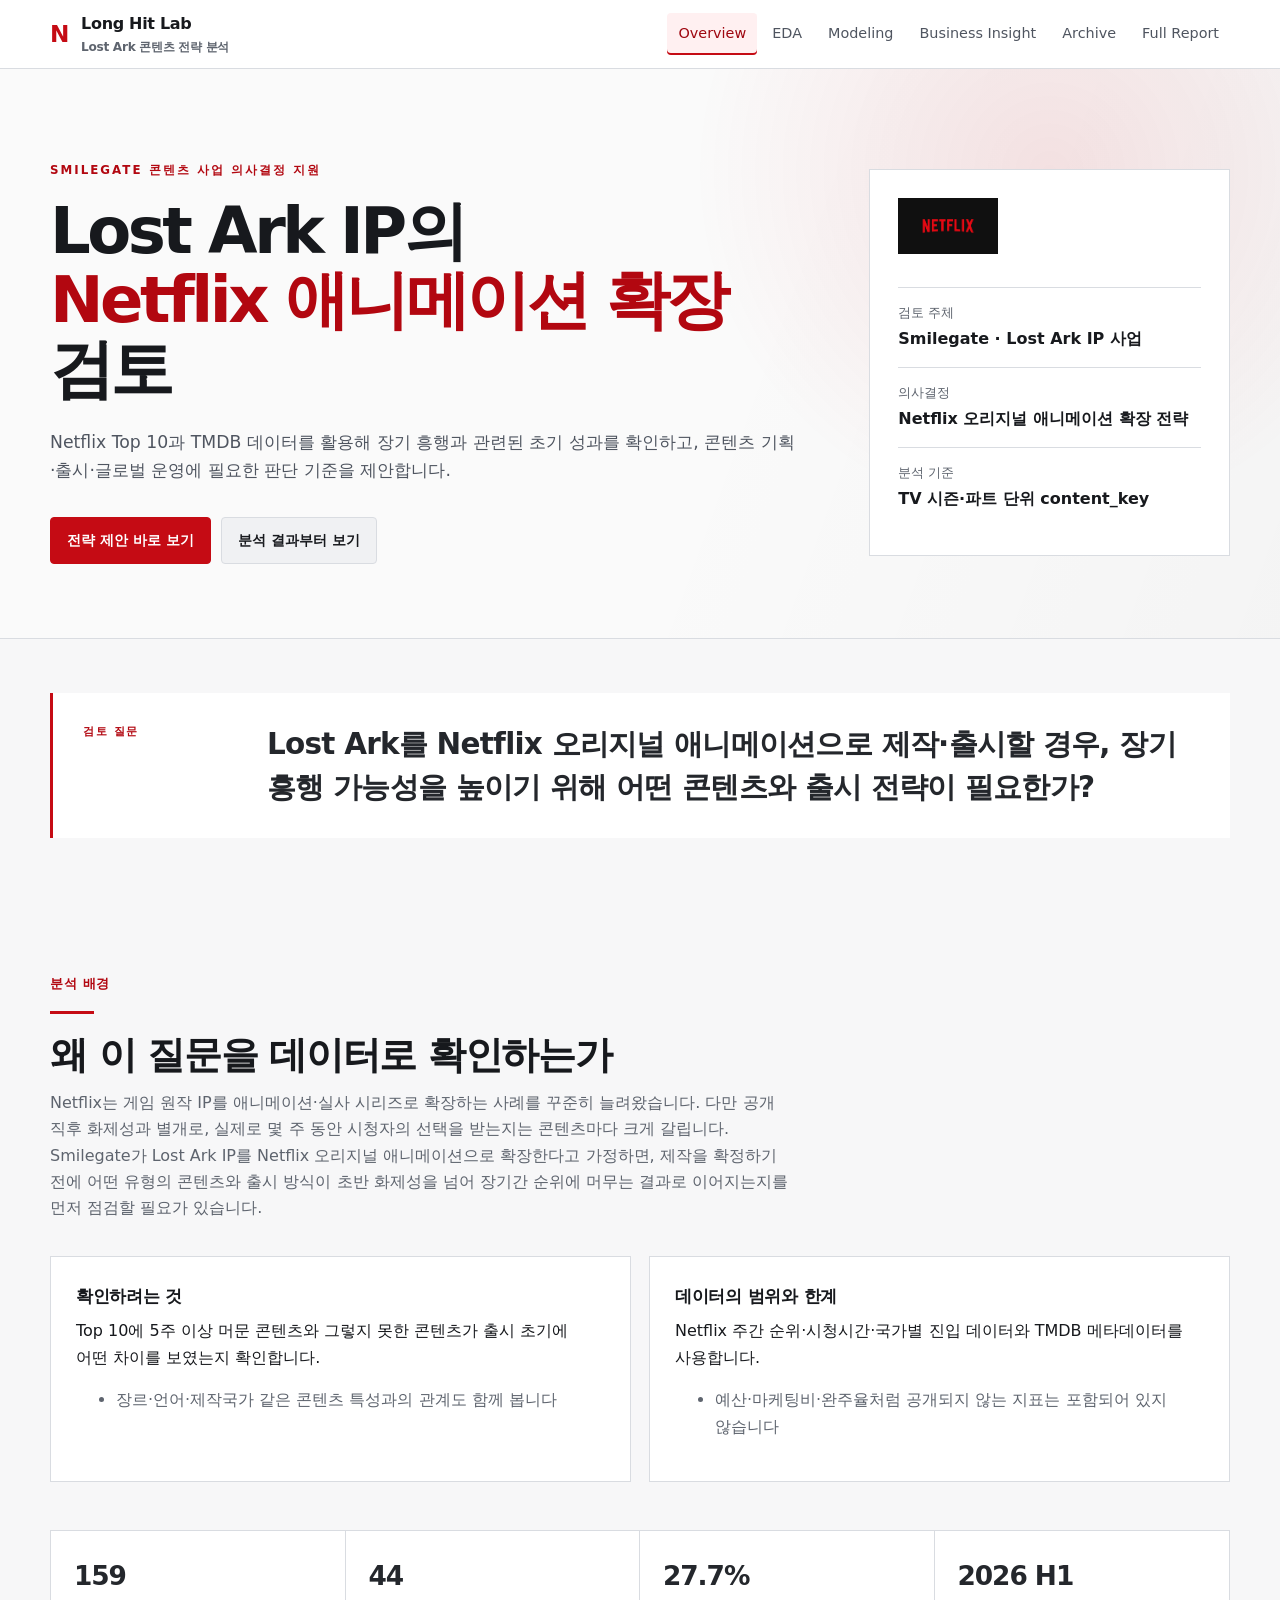
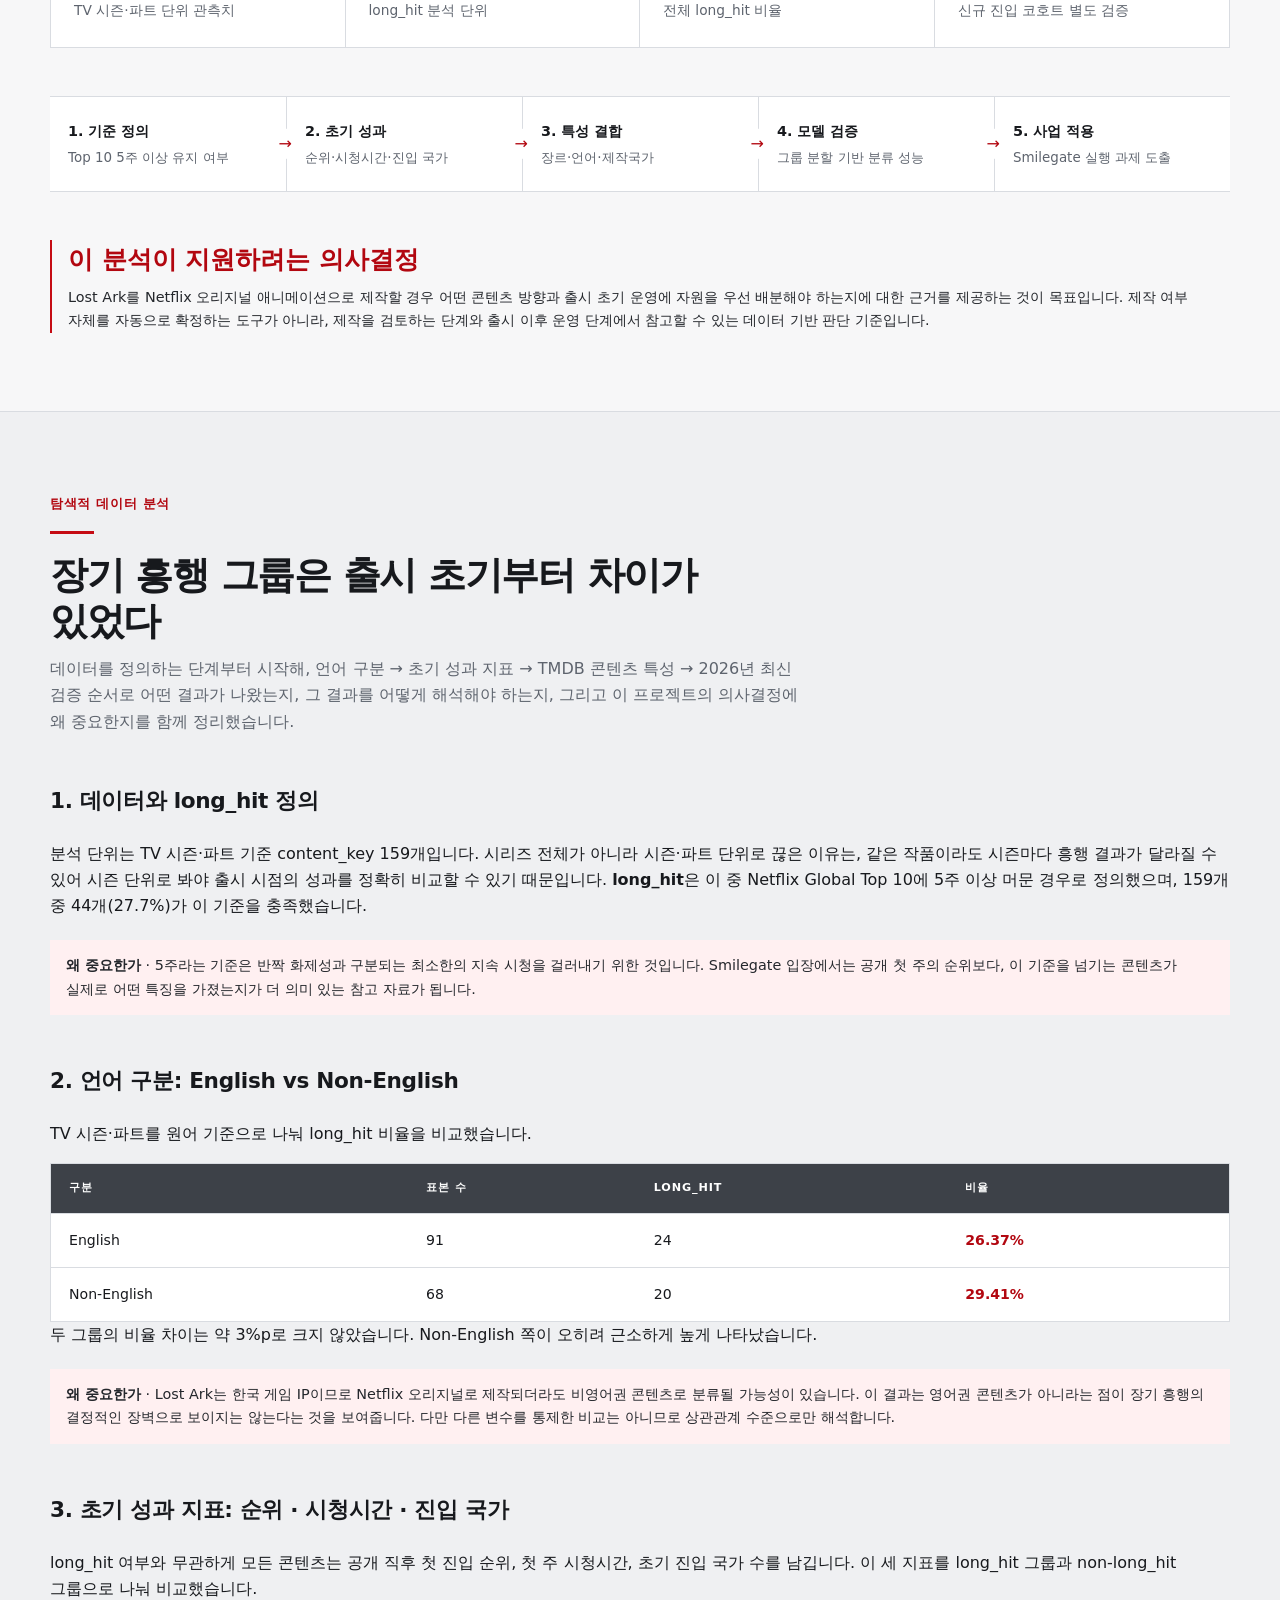
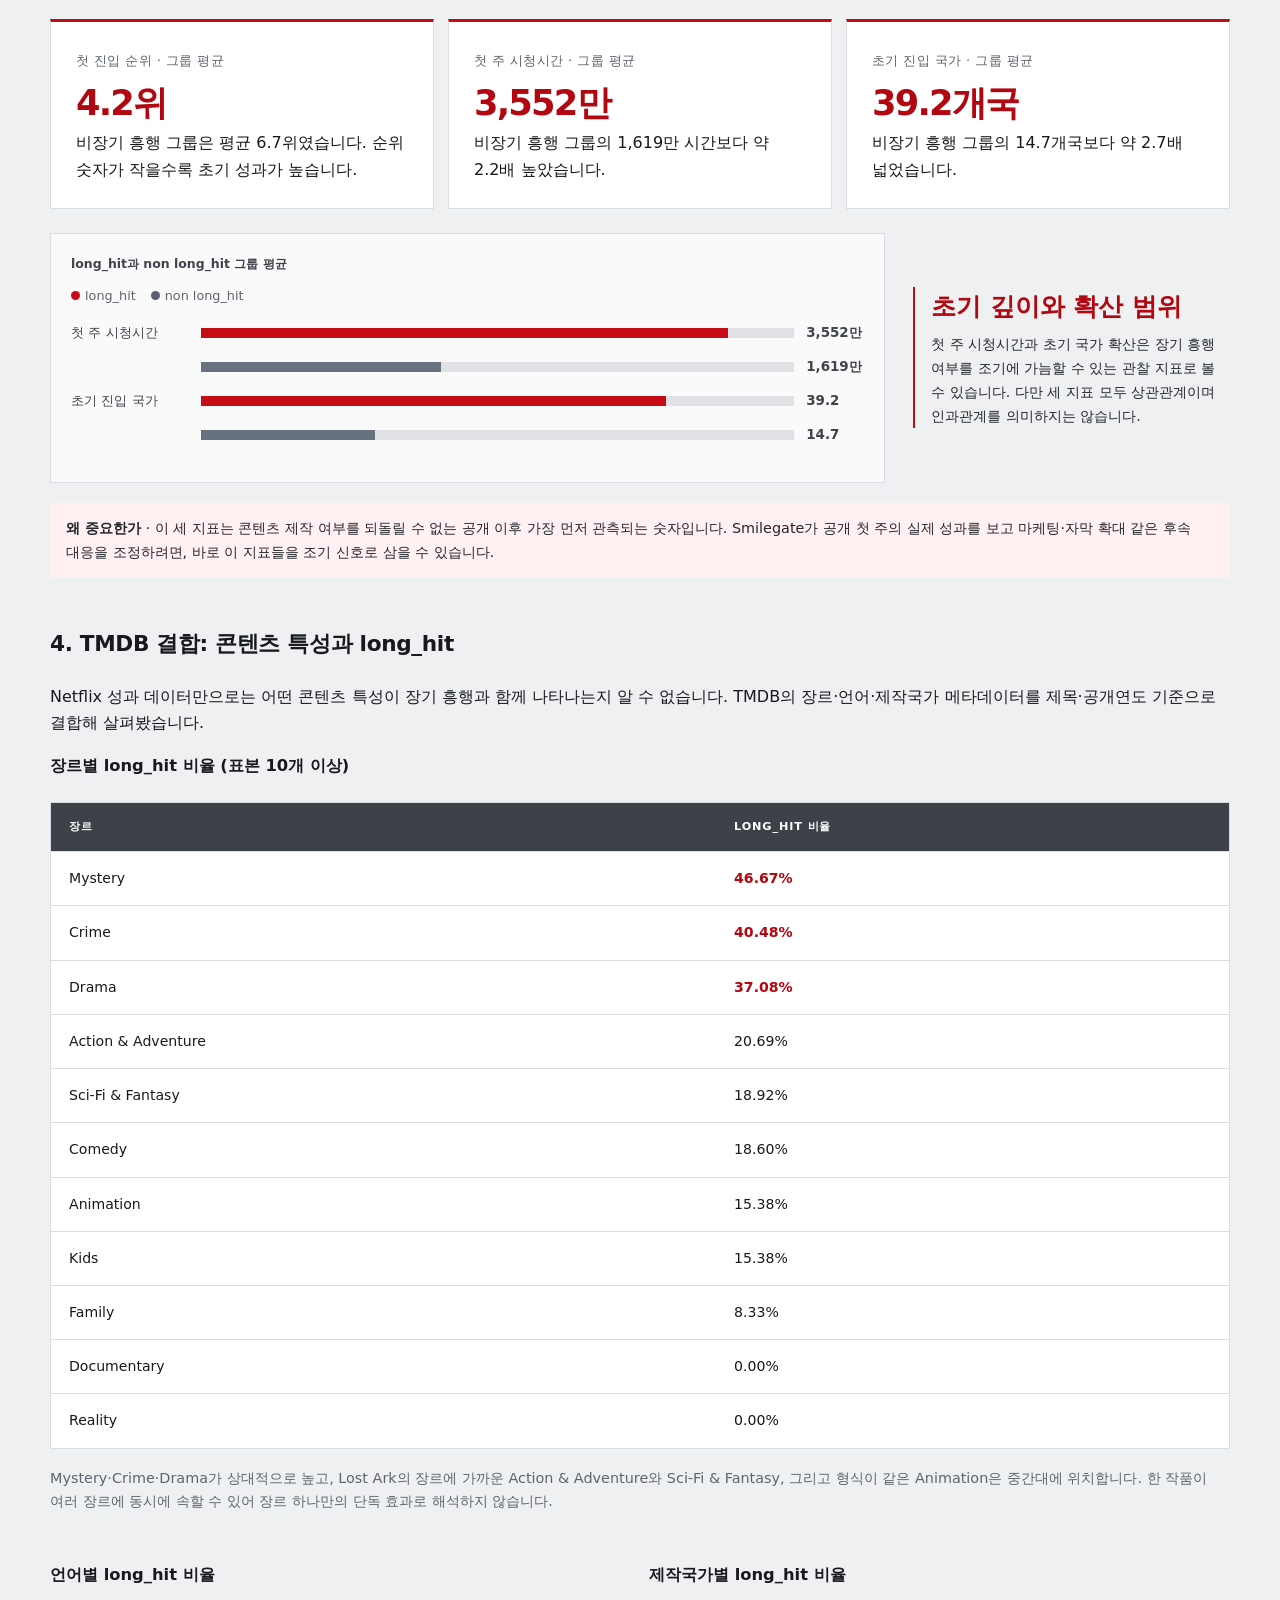
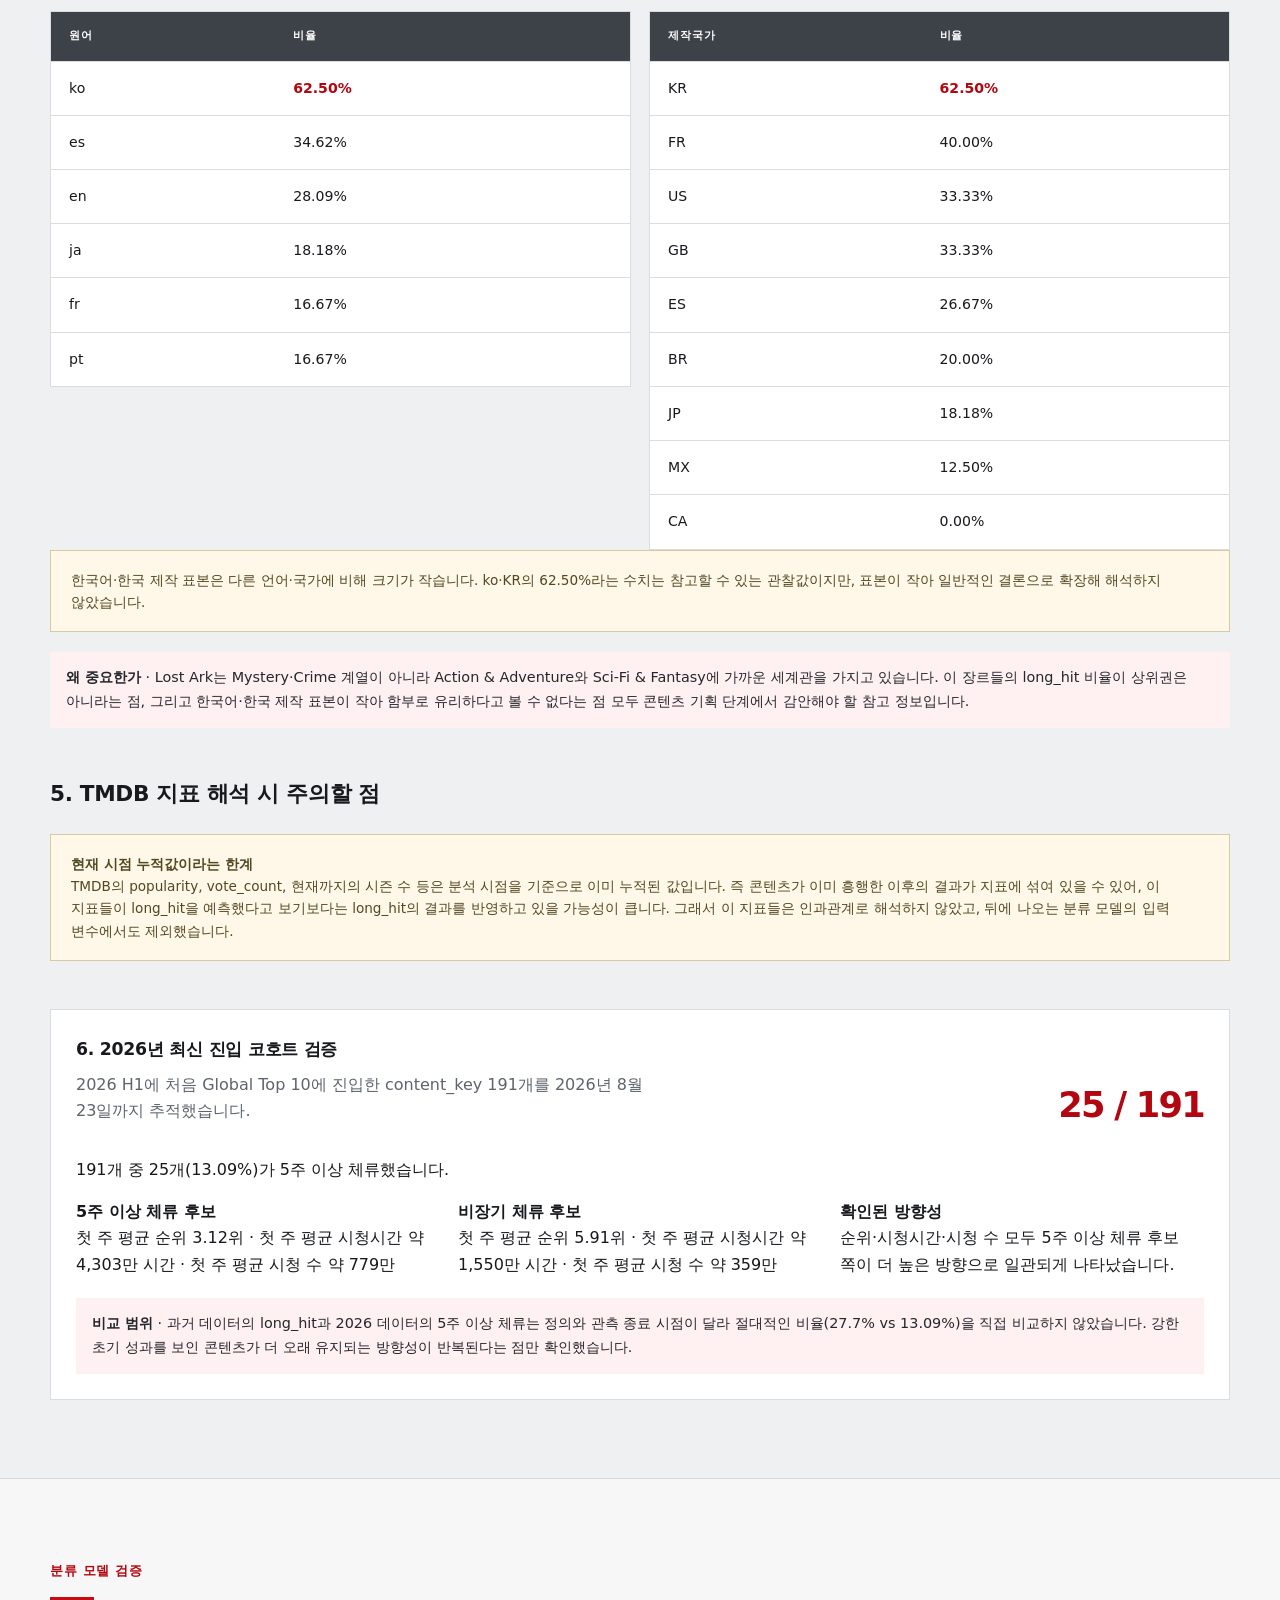
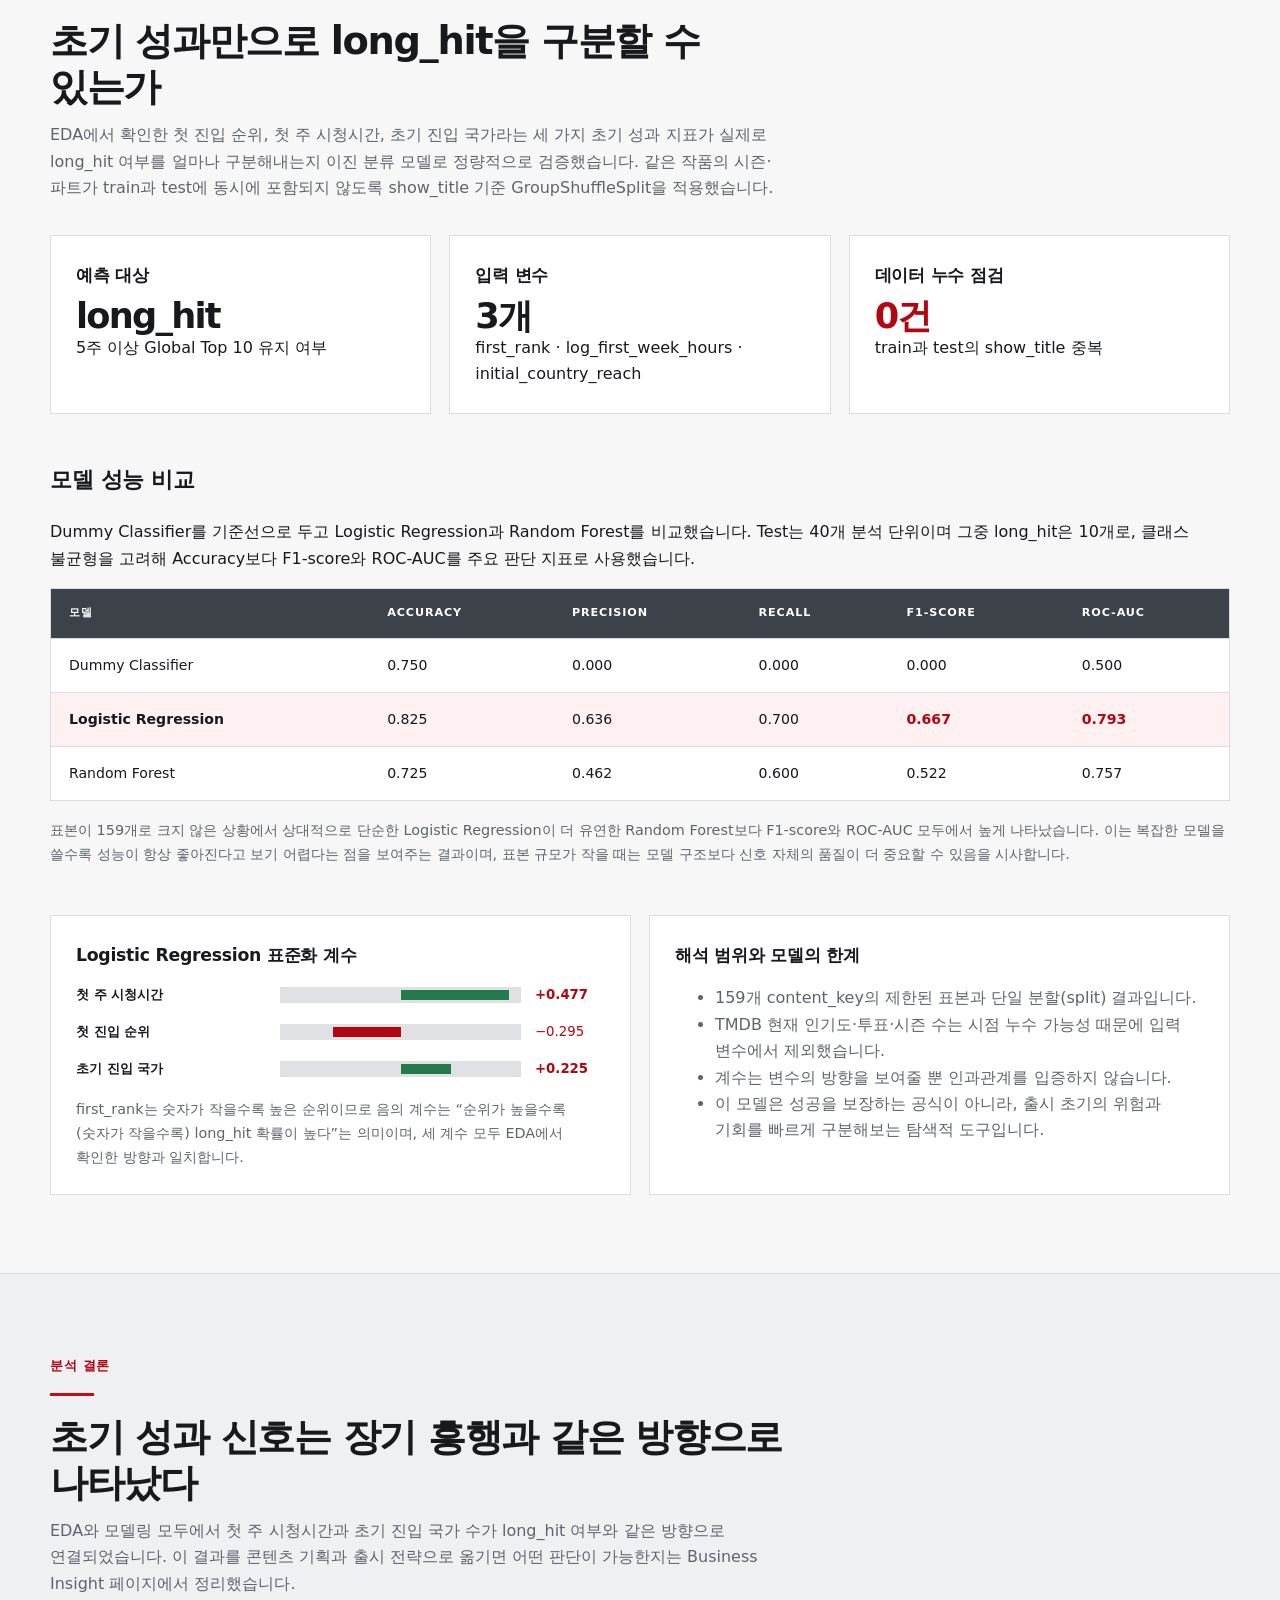
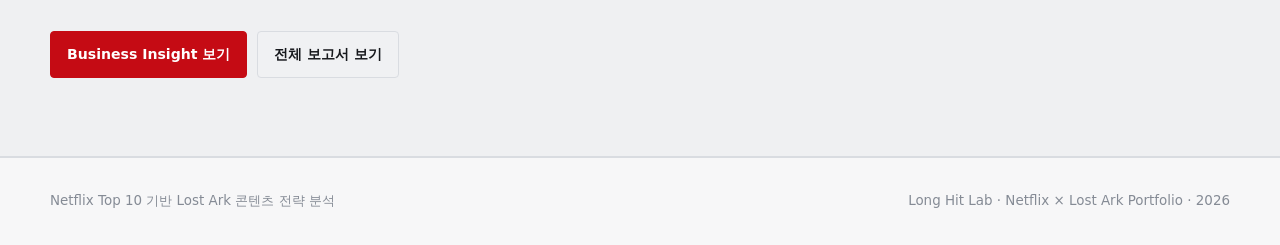
<file: index.html>
<!doctype html><html lang="ko"><head><meta charset="utf-8"><meta name="viewport" content="width=device-width, initial-scale=1"><meta http-equiv="refresh" content="0; url=dashboard/index.html"><link rel="canonical" href="dashboard/index.html"><title>Lost Ark Netflix Animation Strategy</title><script>location.replace('dashboard/index.html');</script></head><body><p><a href="dashboard/index.html">대시보드로 이동합니다.</a></p></body></html>
</file>
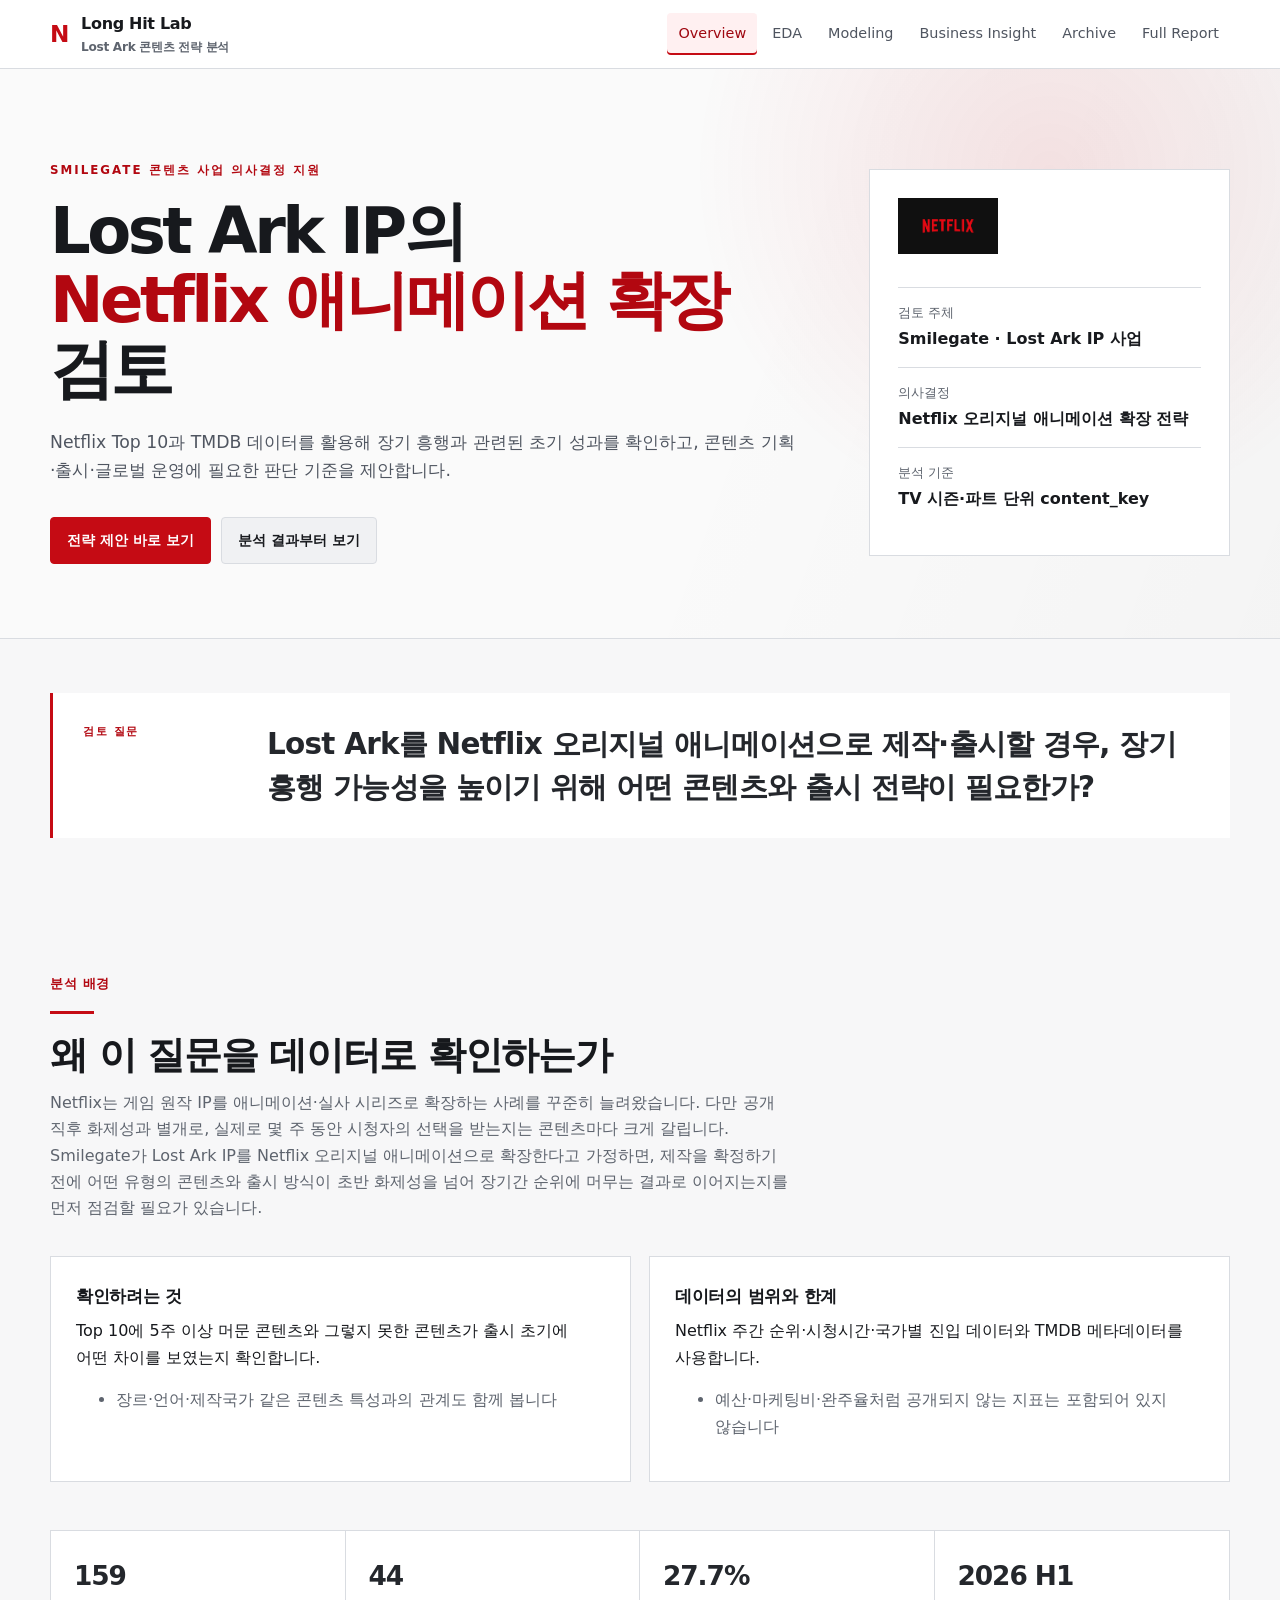
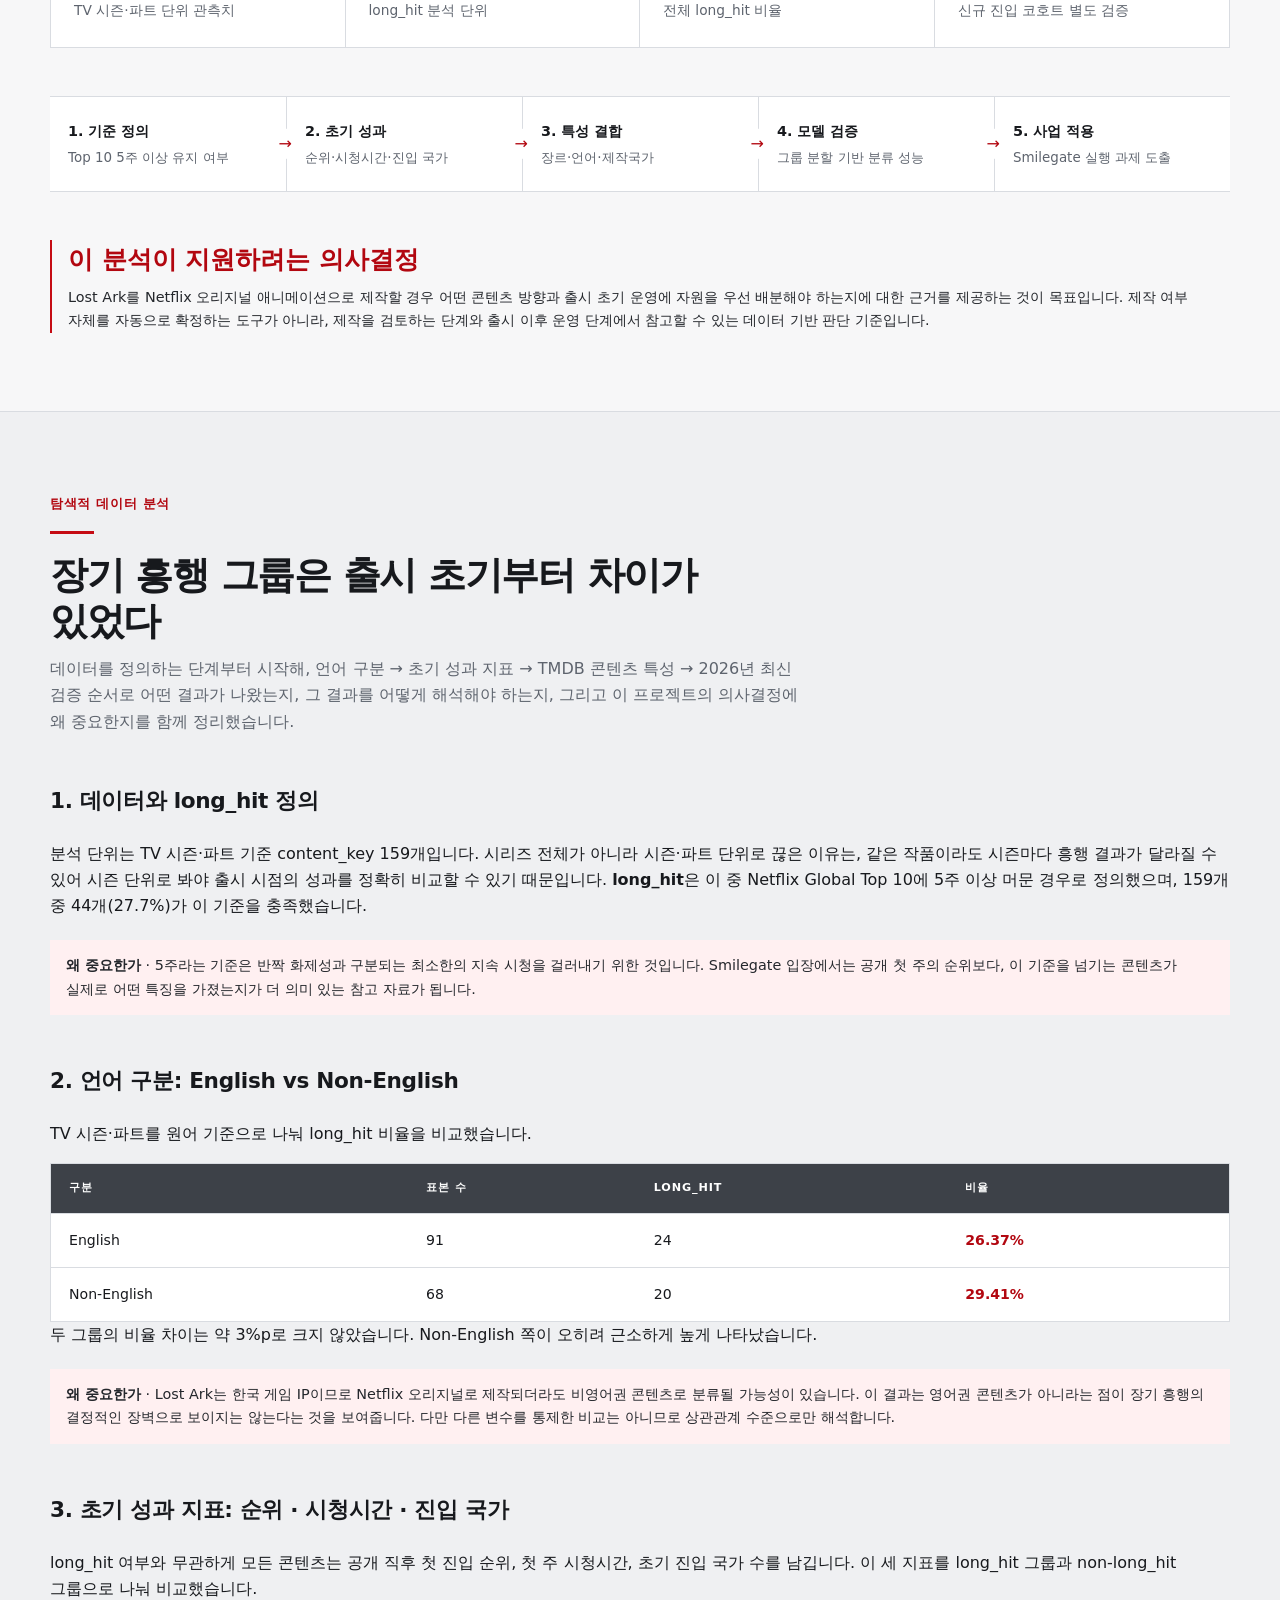
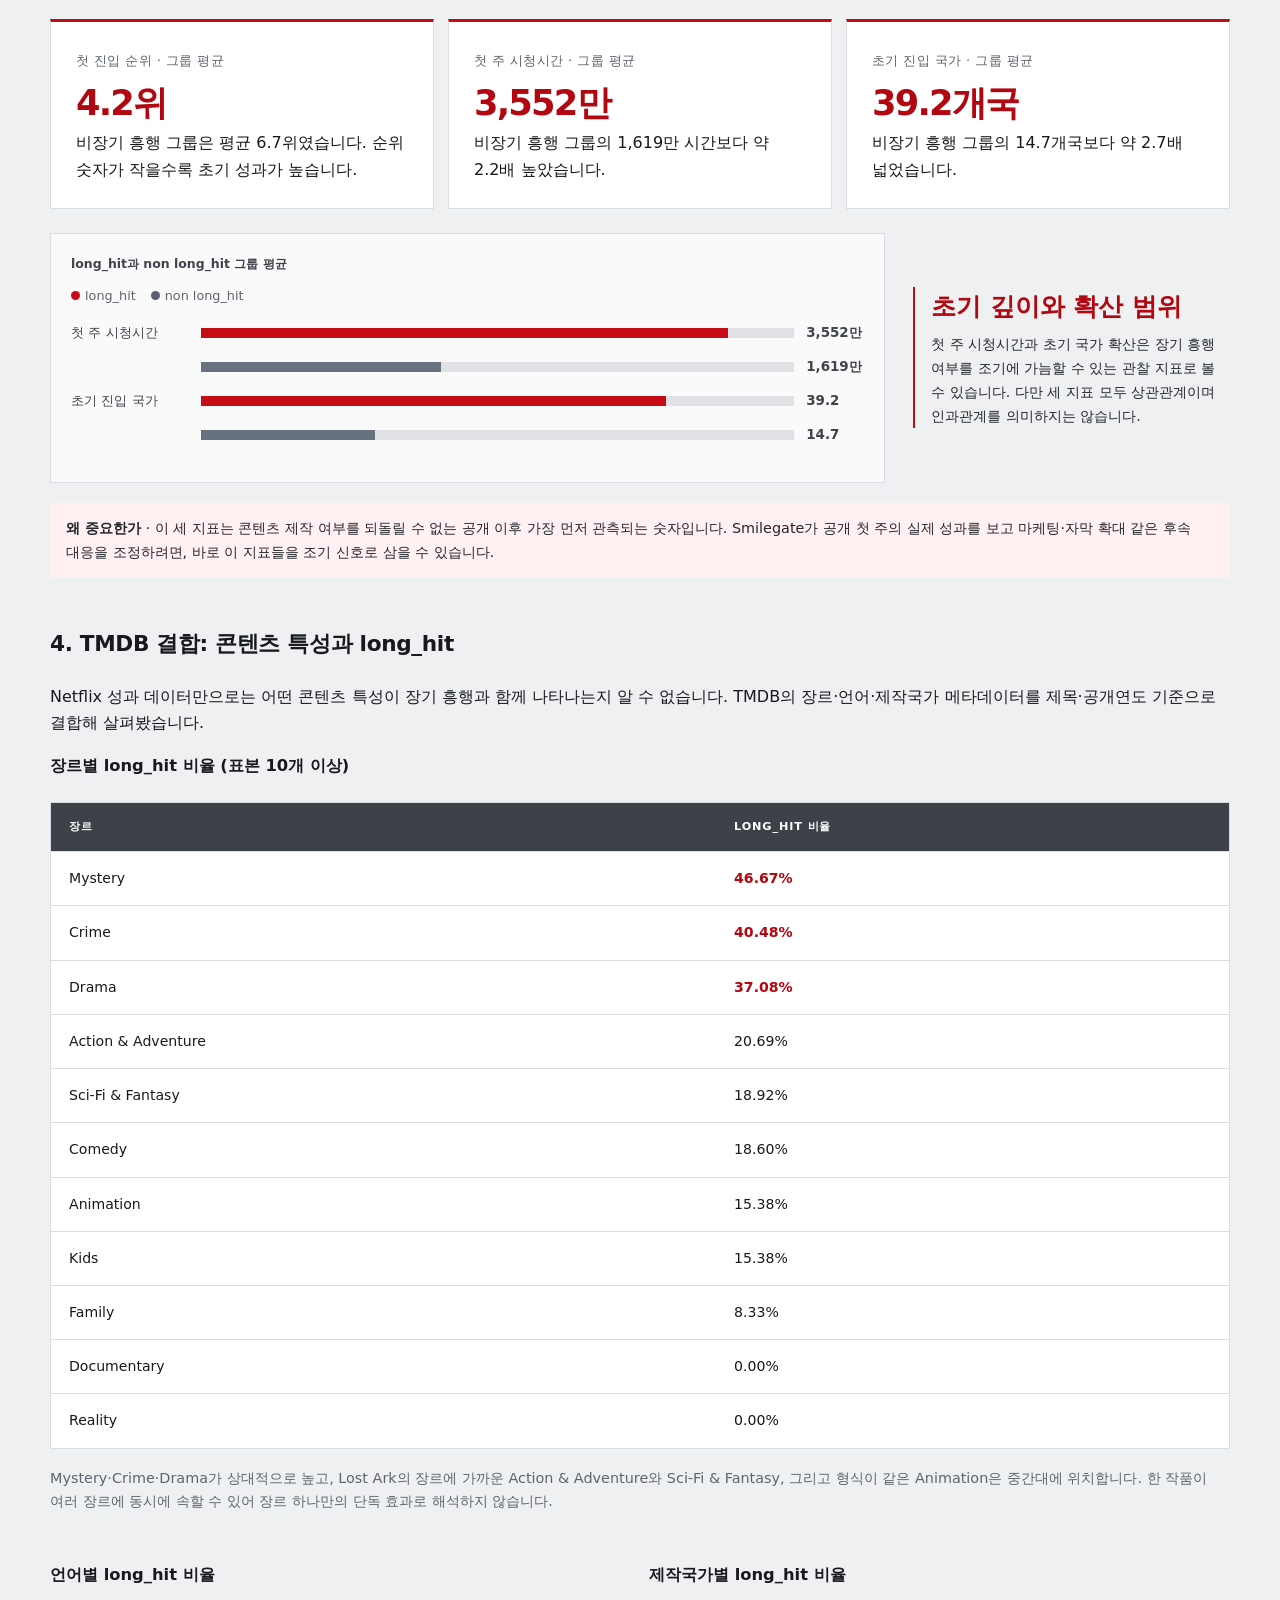
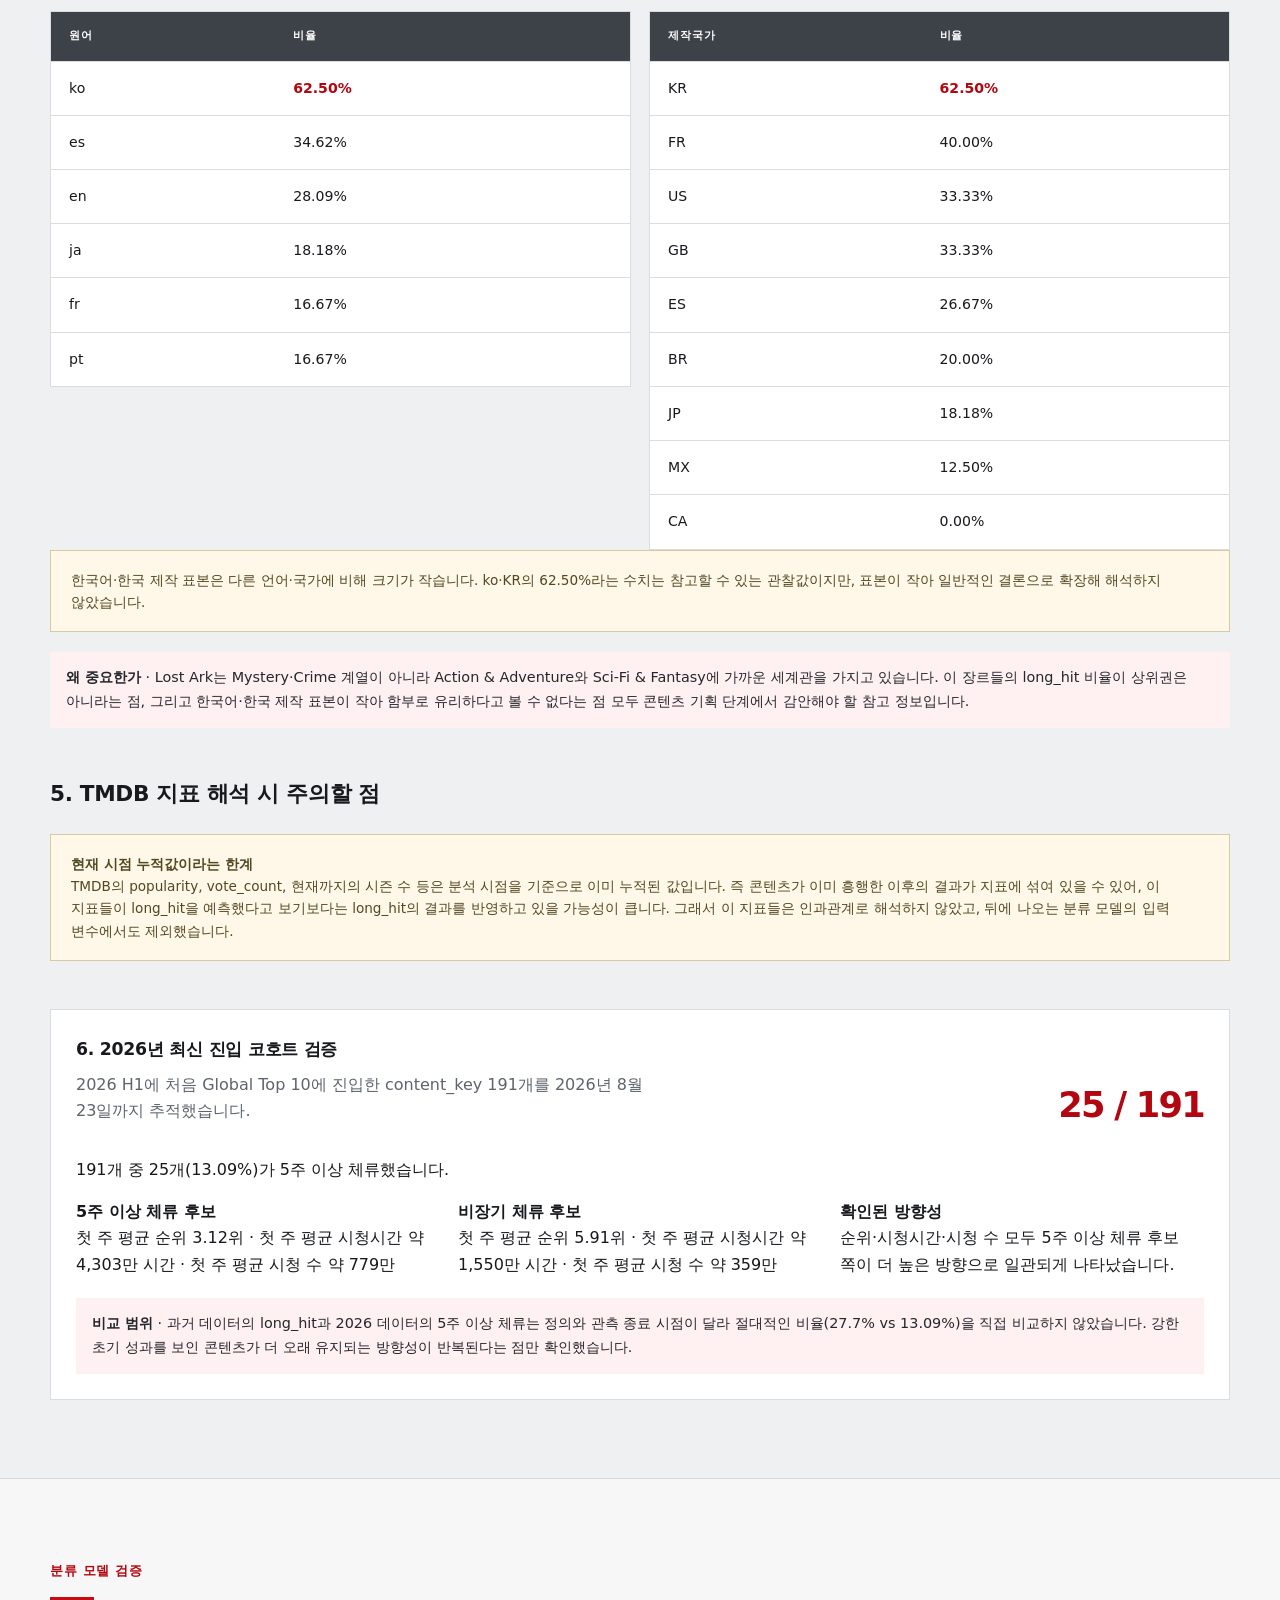
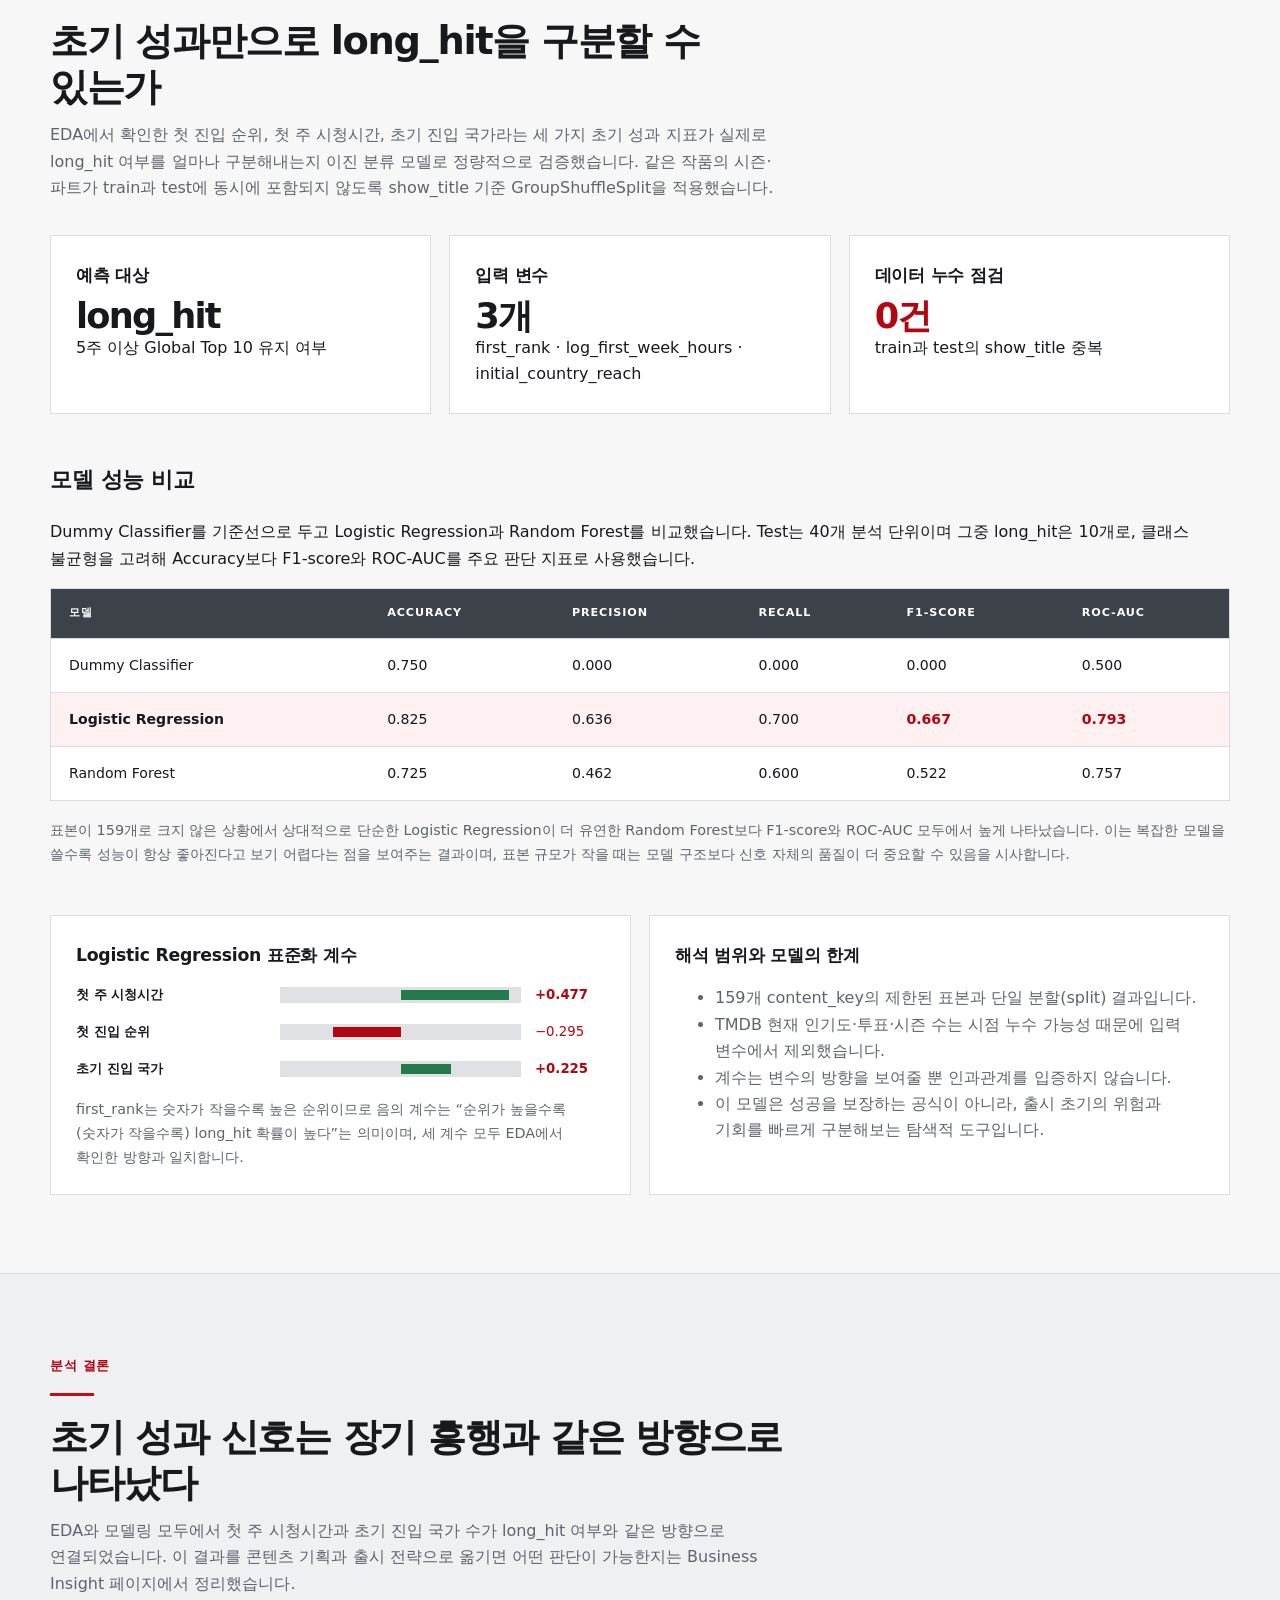
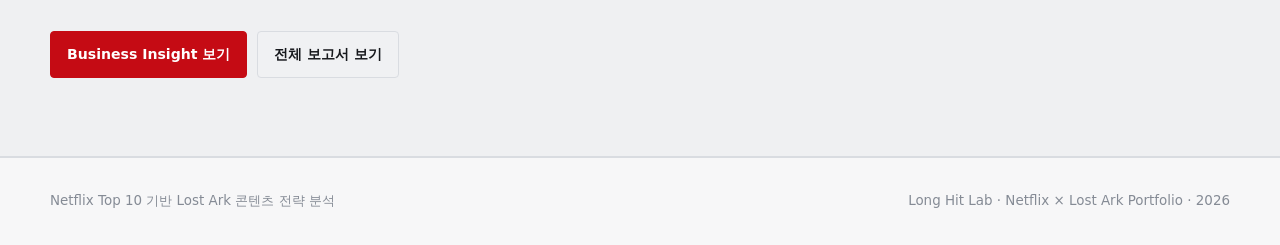
<file: dashboard/index.html>
<!doctype html>
<html lang="ko">
<head>
  <meta charset="utf-8">
  <meta name="viewport" content="width=device-width, initial-scale=1">
  <meta name="description" content="Smilegate의 Lost Ark Netflix 애니메이션 확장을 위한 장기 흥행 분석">
  <title>Lost Ark Netflix Animation Strategy</title>
  <link rel="stylesheet" href="css/style.css">
  <script src="js/dashboard.js" defer></script>
</head>
<body class="main-analysis">
  <header class="site-header">
    <nav class="nav-wrap" aria-label="주요 메뉴">
      <a class="brand-mark" href="#overview"><span class="brand-symbol">N</span><span>Long Hit Lab<small>Lost Ark 콘텐츠 전략 분석</small></span></a>
      <button class="menu-toggle" type="button" aria-label="메뉴 열기" aria-expanded="false">메뉴</button>
      <div class="nav-links">
        <a class="active" aria-current="location" data-section="overview" href="#overview">Overview</a>
        <a data-section="eda" href="#eda">EDA</a>
        <a data-section="modeling" href="#modeling">Modeling</a>
        <a href="pages/insight.html">Business Insight</a>
        <a href="pages/archive.html">Archive</a>
        <a href="report/full_report.html">Full Report</a>
      </div>
    </nav>
  </header>

  <main>
    <section class="hero analysis-section" id="overview">
      <div class="container hero-grid">
        <div>
          <p class="eyebrow">Smilegate 콘텐츠 사업 의사결정 지원</p>
          <h1>Lost Ark IP의<br><span class="accent">Netflix 애니메이션 확장</span> 검토</h1>
          <p class="lead">Netflix Top 10과 TMDB 데이터를 활용해 장기 흥행과 관련된 초기 성과를 확인하고, 콘텐츠 기획·출시·글로벌 운영에 필요한 판단 기준을 제안합니다.</p>
          <div class="hero-actions"><a class="btn btn-primary" href="pages/insight.html">전략 제안 바로 보기</a><a class="btn" href="#eda">분석 결과부터 보기</a></div>
        </div>
        <aside class="business-brief" aria-label="검토 개요">
          <img src="../images/netflix_logo.jpg" alt="Netflix 로고">
          <dl>
            <div><dt>검토 주체</dt><dd>Smilegate · Lost Ark IP 사업</dd></div>
            <div><dt>의사결정</dt><dd>Netflix 오리지널 애니메이션 확장 전략</dd></div>
            <div><dt>분석 기준</dt><dd>TV 시즌·파트 단위 content_key</dd></div>
          </dl>
        </aside>
      </div>
    </section>

    <section class="section-tight">
      <div class="container scenario">
        <div class="scenario-label">검토 질문</div>
        <blockquote>Lost Ark를 Netflix 오리지널 애니메이션으로 제작·출시할 경우, 장기 흥행 가능성을 높이기 위해 어떤 콘텐츠와 출시 전략이 필요한가?</blockquote>
      </div>
    </section>

    <section class="section">
      <div class="container">
        <div class="section-intro"><span class="kicker">분석 배경</span><div class="rule"></div><h2>왜 이 질문을 데이터로 확인하는가</h2><p>Netflix는 게임 원작 IP를 애니메이션·실사 시리즈로 확장하는 사례를 꾸준히 늘려왔습니다. 다만 공개 직후 화제성과 별개로, 실제로 몇 주 동안 시청자의 선택을 받는지는 콘텐츠마다 크게 갈립니다. Smilegate가 Lost Ark IP를 Netflix 오리지널 애니메이션으로 확장한다고 가정하면, 제작을 확정하기 전에 어떤 유형의 콘텐츠와 출시 방식이 초반 화제성을 넘어 장기간 순위에 머무는 결과로 이어지는지를 먼저 점검할 필요가 있습니다.</p></div>
        <div class="grid-2">
          <article class="card"><h3>확인하려는 것</h3><p>Top 10에 5주 이상 머문 콘텐츠와 그렇지 못한 콘텐츠가 출시 초기에 어떤 차이를 보였는지 확인합니다.</p><ul class="muted"><li>장르·언어·제작국가 같은 콘텐츠 특성과의 관계도 함께 봅니다</li></ul></article>
          <article class="card"><h3>데이터의 범위와 한계</h3><p>Netflix 주간 순위·시청시간·국가별 진입 데이터와 TMDB 메타데이터를 사용합니다.</p><ul class="muted"><li>예산·마케팅비·완주율처럼 공개되지 않는 지표는 포함되어 있지 않습니다</li></ul></article>
        </div>
        <div class="metric-strip subsection">
          <div class="metric"><strong>159</strong><span>TV 시즌·파트 단위 관측치</span></div>
          <div class="metric"><strong>44</strong><span>long_hit 분석 단위</span></div>
          <div class="metric"><strong>27.7%</strong><span>전체 long_hit 비율</span></div>
          <div class="metric"><strong>2026 H1</strong><span>신규 진입 코호트 별도 검증</span></div>
        </div>
        <div class="flow subsection">
          <div class="flow-item"><b>1. 기준 정의</b><span>Top 10 5주 이상 유지 여부</span></div>
          <div class="flow-item"><b>2. 초기 성과</b><span>순위·시청시간·진입 국가</span></div>
          <div class="flow-item"><b>3. 특성 결합</b><span>장르·언어·제작국가</span></div>
          <div class="flow-item"><b>4. 모델 검증</b><span>그룹 분할 기반 분류 성능</span></div>
          <div class="flow-item"><b>5. 사업 적용</b><span>Smilegate 실행 과제 도출</span></div>
        </div>
        <div class="takeaway subsection"><strong>이 분석이 지원하려는 의사결정</strong><p>Lost Ark를 Netflix 오리지널 애니메이션으로 제작할 경우 어떤 콘텐츠 방향과 출시 초기 운영에 자원을 우선 배분해야 하는지에 대한 근거를 제공하는 것이 목표입니다. 제작 여부 자체를 자동으로 확정하는 도구가 아니라, 제작을 검토하는 단계와 출시 이후 운영 단계에서 참고할 수 있는 데이터 기반 판단 기준입니다.</p></div>
      </div>
    </section>

    <section class="section section-alt analysis-section" id="eda">
      <div class="container">
        <div class="section-intro"><span class="kicker">탐색적 데이터 분석</span><div class="rule"></div><h2>장기 흥행 그룹은 출시 초기부터 차이가 있었다</h2><p>데이터를 정의하는 단계부터 시작해, 언어 구분 → 초기 성과 지표 → TMDB 콘텐츠 특성 → 2026년 최신 검증 순서로 어떤 결과가 나왔는지, 그 결과를 어떻게 해석해야 하는지, 그리고 이 프로젝트의 의사결정에 왜 중요한지를 함께 정리했습니다.</p></div>

        <div class="subsection">
          <h3 class="subsection-title">1. 데이터와 long_hit 정의</h3>
          <p>분석 단위는 TV 시즌·파트 기준 content_key 159개입니다. 시리즈 전체가 아니라 시즌·파트 단위로 끊은 이유는, 같은 작품이라도 시즌마다 흥행 결과가 달라질 수 있어 시즌 단위로 봐야 출시 시점의 성과를 정확히 비교할 수 있기 때문입니다. <b>long_hit</b>은 이 중 Netflix Global Top 10에 5주 이상 머문 경우로 정의했으며, 159개 중 44개(27.7%)가 이 기준을 충족했습니다.</p>
          <div class="insight-line"><b>왜 중요한가</b> · 5주라는 기준은 반짝 화제성과 구분되는 최소한의 지속 시청을 걸러내기 위한 것입니다. Smilegate 입장에서는 공개 첫 주의 순위보다, 이 기준을 넘기는 콘텐츠가 실제로 어떤 특징을 가졌는지가 더 의미 있는 참고 자료가 됩니다.</div>
        </div>

        <div class="subsection">
          <h3 class="subsection-title">2. 언어 구분: English vs Non-English</h3>
          <p>TV 시즌·파트를 원어 기준으로 나눠 long_hit 비율을 비교했습니다.</p>
          <div class="table-wrap"><table><thead><tr><th>구분</th><th>표본 수</th><th>long_hit</th><th>비율</th></tr></thead><tbody><tr><td>English</td><td>91</td><td>24</td><td class="score">26.37%</td></tr><tr><td>Non-English</td><td>68</td><td>20</td><td class="score">29.41%</td></tr></tbody></table></div>
          <p>두 그룹의 비율 차이는 약 3%p로 크지 않았습니다. Non-English 쪽이 오히려 근소하게 높게 나타났습니다.</p>
          <div class="insight-line"><b>왜 중요한가</b> · Lost Ark는 한국 게임 IP이므로 Netflix 오리지널로 제작되더라도 비영어권 콘텐츠로 분류될 가능성이 있습니다. 이 결과는 영어권 콘텐츠가 아니라는 점이 장기 흥행의 결정적인 장벽으로 보이지는 않는다는 것을 보여줍니다. 다만 다른 변수를 통제한 비교는 아니므로 상관관계 수준으로만 해석합니다.</div>
        </div>

        <div class="subsection">
          <h3 class="subsection-title">3. 초기 성과 지표: 순위 · 시청시간 · 진입 국가</h3>
          <p>long_hit 여부와 무관하게 모든 콘텐츠는 공개 직후 첫 진입 순위, 첫 주 시청시간, 초기 진입 국가 수를 남깁니다. 이 세 지표를 long_hit 그룹과 non-long_hit 그룹으로 나눠 비교했습니다.</p>
          <div class="evidence-grid">
            <article class="card evidence-card"><span class="card-label">첫 진입 순위 · 그룹 평균</span><div class="card-number red">4.2위</div><p>비장기 흥행 그룹은 평균 6.7위였습니다. 순위 숫자가 작을수록 초기 성과가 높습니다.</p></article>
            <article class="card evidence-card"><span class="card-label">첫 주 시청시간 · 그룹 평균</span><div class="card-number red">3,552만</div><p>비장기 흥행 그룹의 1,619만 시간보다 약 2.2배 높았습니다.</p></article>
            <article class="card evidence-card"><span class="card-label">초기 진입 국가 · 그룹 평균</span><div class="card-number red">39.2개국</div><p>비장기 흥행 그룹의 14.7개국보다 약 2.7배 넓었습니다.</p></article>
          </div>
          <div class="chart-grid">
            <div class="chart"><div class="chart-title">long_hit과 non long_hit 그룹 평균</div><div class="legend"><span><i></i>long_hit</span><span><i class="gray"></i>non long_hit</span></div><div class="bar-chart"><div class="bar-row"><span>첫 주 시청시간</span><div class="bar-track"><div class="bar-fill" style="--w:88.8%"></div></div><b>3,552만</b></div><div class="bar-row"><span></span><div class="bar-track"><div class="bar-fill gray" style="--w:40.5%"></div></div><b>1,619만</b></div><div class="bar-row"><span>초기 진입 국가</span><div class="bar-track"><div class="bar-fill" style="--w:78.4%"></div></div><b>39.2</b></div><div class="bar-row"><span></span><div class="bar-track"><div class="bar-fill gray" style="--w:29.4%"></div></div><b>14.7</b></div></div></div>
            <div class="takeaway"><strong>초기 깊이와 확산 범위</strong><p>첫 주 시청시간과 초기 국가 확산은 장기 흥행 여부를 조기에 가늠할 수 있는 관찰 지표로 볼 수 있습니다. 다만 세 지표 모두 상관관계이며 인과관계를 의미하지는 않습니다.</p></div>
          </div>
          <div class="insight-line"><b>왜 중요한가</b> · 이 세 지표는 콘텐츠 제작 여부를 되돌릴 수 없는 공개 이후 가장 먼저 관측되는 숫자입니다. Smilegate가 공개 첫 주의 실제 성과를 보고 마케팅·자막 확대 같은 후속 대응을 조정하려면, 바로 이 지표들을 조기 신호로 삼을 수 있습니다.</div>
        </div>

        <div class="subsection">
          <h3 class="subsection-title">4. TMDB 결합: 콘텐츠 특성과 long_hit</h3>
          <p>Netflix 성과 데이터만으로는 어떤 콘텐츠 특성이 장기 흥행과 함께 나타나는지 알 수 없습니다. TMDB의 장르·언어·제작국가 메타데이터를 제목·공개연도 기준으로 결합해 살펴봤습니다.</p>
          <h4 class="subsection-title" style="font-size:1.02rem;margin-top:0">장르별 long_hit 비율 (표본 10개 이상)</h4>
          <div class="table-wrap"><table><thead><tr><th>장르</th><th>long_hit 비율</th></tr></thead><tbody><tr><td>Mystery</td><td class="score">46.67%</td></tr><tr><td>Crime</td><td class="score">40.48%</td></tr><tr><td>Drama</td><td class="score">37.08%</td></tr><tr><td>Action &amp; Adventure</td><td>20.69%</td></tr><tr><td>Sci-Fi &amp; Fantasy</td><td>18.92%</td></tr><tr><td>Comedy</td><td>18.60%</td></tr><tr><td>Animation</td><td>15.38%</td></tr><tr><td>Kids</td><td>15.38%</td></tr><tr><td>Family</td><td>8.33%</td></tr><tr><td>Documentary</td><td>0.00%</td></tr><tr><td>Reality</td><td>0.00%</td></tr></tbody></table></div>
          <p class="method-note">Mystery·Crime·Drama가 상대적으로 높고, Lost Ark의 장르에 가까운 Action &amp; Adventure와 Sci-Fi &amp; Fantasy, 그리고 형식이 같은 Animation은 중간대에 위치합니다. 한 작품이 여러 장르에 동시에 속할 수 있어 장르 하나만의 단독 효과로 해석하지 않습니다.</p>
          <div class="stat-table-grid subsection">
            <div><h4 class="subsection-title" style="font-size:1.02rem;margin-top:0">언어별 long_hit 비율</h4><div class="table-wrap"><table><thead><tr><th>원어</th><th>비율</th></tr></thead><tbody><tr><td>ko</td><td class="score">62.50%</td></tr><tr><td>es</td><td>34.62%</td></tr><tr><td>en</td><td>28.09%</td></tr><tr><td>ja</td><td>18.18%</td></tr><tr><td>fr</td><td>16.67%</td></tr><tr><td>pt</td><td>16.67%</td></tr></tbody></table></div></div>
            <div><h4 class="subsection-title" style="font-size:1.02rem;margin-top:0">제작국가별 long_hit 비율</h4><div class="table-wrap"><table><thead><tr><th>제작국가</th><th>비율</th></tr></thead><tbody><tr><td>KR</td><td class="score">62.50%</td></tr><tr><td>FR</td><td>40.00%</td></tr><tr><td>US</td><td>33.33%</td></tr><tr><td>GB</td><td>33.33%</td></tr><tr><td>ES</td><td>26.67%</td></tr><tr><td>BR</td><td>20.00%</td></tr><tr><td>JP</td><td>18.18%</td></tr><tr><td>MX</td><td>12.50%</td></tr><tr><td>CA</td><td>0.00%</td></tr></tbody></table></div></div>
          </div>
          <div class="note">한국어·한국 제작 표본은 다른 언어·국가에 비해 크기가 작습니다. ko·KR의 62.50%라는 수치는 참고할 수 있는 관찰값이지만, 표본이 작아 일반적인 결론으로 확장해 해석하지 않았습니다.</div>
          <div class="insight-line"><b>왜 중요한가</b> · Lost Ark는 Mystery·Crime 계열이 아니라 Action &amp; Adventure와 Sci-Fi &amp; Fantasy에 가까운 세계관을 가지고 있습니다. 이 장르들의 long_hit 비율이 상위권은 아니라는 점, 그리고 한국어·한국 제작 표본이 작아 함부로 유리하다고 볼 수 없다는 점 모두 콘텐츠 기획 단계에서 감안해야 할 참고 정보입니다.</div>
        </div>

        <div class="subsection">
          <h3 class="subsection-title">5. TMDB 지표 해석 시 주의할 점</h3>
          <div class="note"><b>현재 시점 누적값이라는 한계</b><br>TMDB의 popularity, vote_count, 현재까지의 시즌 수 등은 분석 시점을 기준으로 이미 누적된 값입니다. 즉 콘텐츠가 이미 흥행한 이후의 결과가 지표에 섞여 있을 수 있어, 이 지표들이 long_hit을 예측했다고 보기보다는 long_hit의 결과를 반영하고 있을 가능성이 큽니다. 그래서 이 지표들은 인과관계로 해석하지 않았고, 뒤에 나오는 분류 모델의 입력 변수에서도 제외했습니다.</div>
        </div>

        <div class="subsection card">
          <div class="section-head"><div><h3>6. 2026년 최신 진입 코호트 검증</h3><p>2026 H1에 처음 Global Top 10에 진입한 content_key 191개를 2026년 8월 23일까지 추적했습니다.</p></div><div class="card-number red">25 / 191</div></div>
          <p>191개 중 25개(13.09%)가 5주 이상 체류했습니다.</p>
          <div class="grid-3">
            <div><b>5주 이상 체류 후보</b><p>첫 주 평균 순위 3.12위 · 첫 주 평균 시청시간 약 4,303만 시간 · 첫 주 평균 시청 수 약 779만</p></div>
            <div><b>비장기 체류 후보</b><p>첫 주 평균 순위 5.91위 · 첫 주 평균 시청시간 약 1,550만 시간 · 첫 주 평균 시청 수 약 359만</p></div>
            <div><b>확인된 방향성</b><p>순위·시청시간·시청 수 모두 5주 이상 체류 후보 쪽이 더 높은 방향으로 일관되게 나타났습니다.</p></div>
          </div>
          <div class="insight-line"><b>비교 범위</b> · 과거 데이터의 long_hit과 2026 데이터의 5주 이상 체류는 정의와 관측 종료 시점이 달라 절대적인 비율(27.7% vs 13.09%)을 직접 비교하지 않았습니다. 강한 초기 성과를 보인 콘텐츠가 더 오래 유지되는 방향성이 반복된다는 점만 확인했습니다.</div>
        </div>
      </div>
    </section>

    <section class="section analysis-section" id="modeling">
      <div class="container">
        <div class="section-intro"><span class="kicker">분류 모델 검증</span><div class="rule"></div><h2>초기 성과만으로 long_hit을 구분할 수 있는가</h2><p>EDA에서 확인한 첫 진입 순위, 첫 주 시청시간, 초기 진입 국가라는 세 가지 초기 성과 지표가 실제로 long_hit 여부를 얼마나 구분해내는지 이진 분류 모델로 정량적으로 검증했습니다. 같은 작품의 시즌·파트가 train과 test에 동시에 포함되지 않도록 show_title 기준 GroupShuffleSplit을 적용했습니다.</p></div>
        <div class="grid-3">
          <article class="card"><h3>예측 대상</h3><div class="card-number">long_hit</div><p>5주 이상 Global Top 10 유지 여부</p></article>
          <article class="card"><h3>입력 변수</h3><div class="card-number">3개</div><p>first_rank · log_first_week_hours · initial_country_reach</p></article>
          <article class="card"><h3>데이터 누수 점검</h3><div class="card-number red">0건</div><p>train과 test의 show_title 중복</p></article>
        </div>
        <div class="subsection">
          <h3 class="subsection-title">모델 성능 비교</h3>
          <p>Dummy Classifier를 기준선으로 두고 Logistic Regression과 Random Forest를 비교했습니다. Test는 40개 분석 단위이며 그중 long_hit은 10개로, 클래스 불균형을 고려해 Accuracy보다 F1-score와 ROC-AUC를 주요 판단 지표로 사용했습니다.</p>
          <div class="table-wrap"><table><thead><tr><th>모델</th><th>Accuracy</th><th>Precision</th><th>Recall</th><th>F1-score</th><th>ROC-AUC</th></tr></thead><tbody><tr><td>Dummy Classifier</td><td>0.750</td><td>0.000</td><td>0.000</td><td>0.000</td><td>0.500</td></tr><tr class="best"><td><b>Logistic Regression</b></td><td>0.825</td><td>0.636</td><td>0.700</td><td class="score">0.667</td><td class="score">0.793</td></tr><tr><td>Random Forest</td><td>0.725</td><td>0.462</td><td>0.600</td><td>0.522</td><td>0.757</td></tr></tbody></table></div>
          <p class="method-note">표본이 159개로 크지 않은 상황에서 상대적으로 단순한 Logistic Regression이 더 유연한 Random Forest보다 F1-score와 ROC-AUC 모두에서 높게 나타났습니다. 이는 복잡한 모델을 쓸수록 성능이 항상 좋아진다고 보기 어렵다는 점을 보여주는 결과이며, 표본 규모가 작을 때는 모델 구조보다 신호 자체의 품질이 더 중요할 수 있음을 시사합니다.</p>
        </div>
        <div class="subsection grid-2">
          <article class="card"><h3>Logistic Regression 표준화 계수</h3><div class="coefficient"><b>첫 주 시청시간</b><div class="coef-axis"><span class="coef-bar" style="--w:45%"></span></div><span class="score">+0.477</span></div><div class="coefficient"><b>첫 진입 순위</b><div class="coef-axis"><span class="coef-bar negative" style="--w:28%"></span></div><span class="accent">−0.295</span></div><div class="coefficient"><b>초기 진입 국가</b><div class="coef-axis"><span class="coef-bar" style="--w:21%"></span></div><span class="score">+0.225</span></div><p class="method-note">first_rank는 숫자가 작을수록 높은 순위이므로 음의 계수는 &ldquo;순위가 높을수록(숫자가 작을수록) long_hit 확률이 높다&rdquo;는 의미이며, 세 계수 모두 EDA에서 확인한 방향과 일치합니다.</p></article>
          <article class="card"><h3>해석 범위와 모델의 한계</h3><ul class="muted"><li>159개 content_key의 제한된 표본과 단일 분할(split) 결과입니다.</li><li>TMDB 현재 인기도·투표·시즌 수는 시점 누수 가능성 때문에 입력 변수에서 제외했습니다.</li><li>계수는 변수의 방향을 보여줄 뿐 인과관계를 입증하지 않습니다.</li><li>이 모델은 성공을 보장하는 공식이 아니라, 출시 초기의 위험과 기회를 빠르게 구분해보는 탐색적 도구입니다.</li></ul></article>
        </div>
      </div>
    </section>

    <section class="section section-alt">
      <div class="container">
        <div class="section-intro"><span class="kicker">분석 결론</span><div class="rule"></div><h2>초기 성과 신호는 장기 흥행과 같은 방향으로 나타났다</h2><p>EDA와 모델링 모두에서 첫 주 시청시간과 초기 진입 국가 수가 long_hit 여부와 같은 방향으로 연결되었습니다. 이 결과를 콘텐츠 기획과 출시 전략으로 옮기면 어떤 판단이 가능한지는 Business Insight 페이지에서 정리했습니다.</p></div>
        <div class="hero-actions"><a class="btn btn-primary" href="pages/insight.html">Business Insight 보기</a><a class="btn" href="report/full_report.html">전체 보고서 보기</a></div>
      </div>
    </section>
  </main>

  <footer class="site-footer"><div class="container footer-row"><span>Netflix Top 10 기반 Lost Ark 콘텐츠 전략 분석</span><span>Long Hit Lab · Netflix × Lost Ark Portfolio · <span data-year></span></span></div></footer>
</body>
</html>
</file>
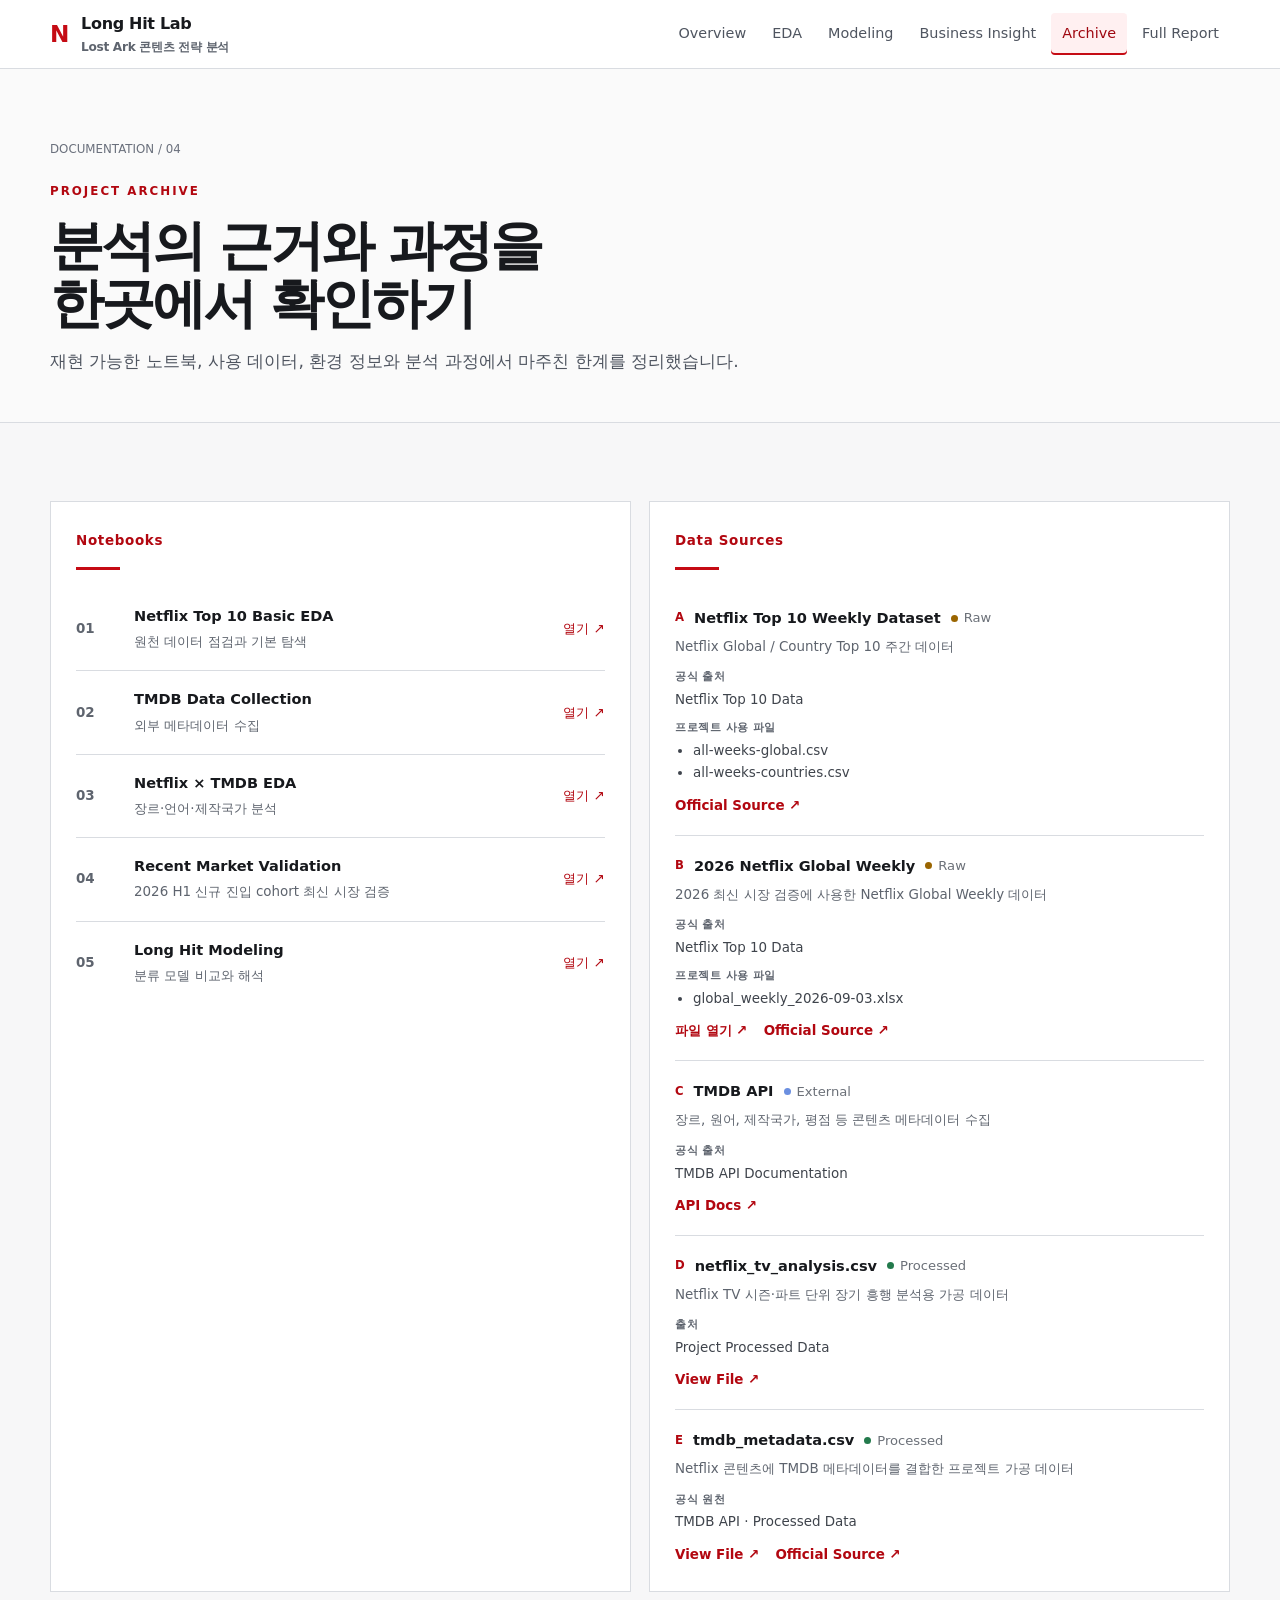
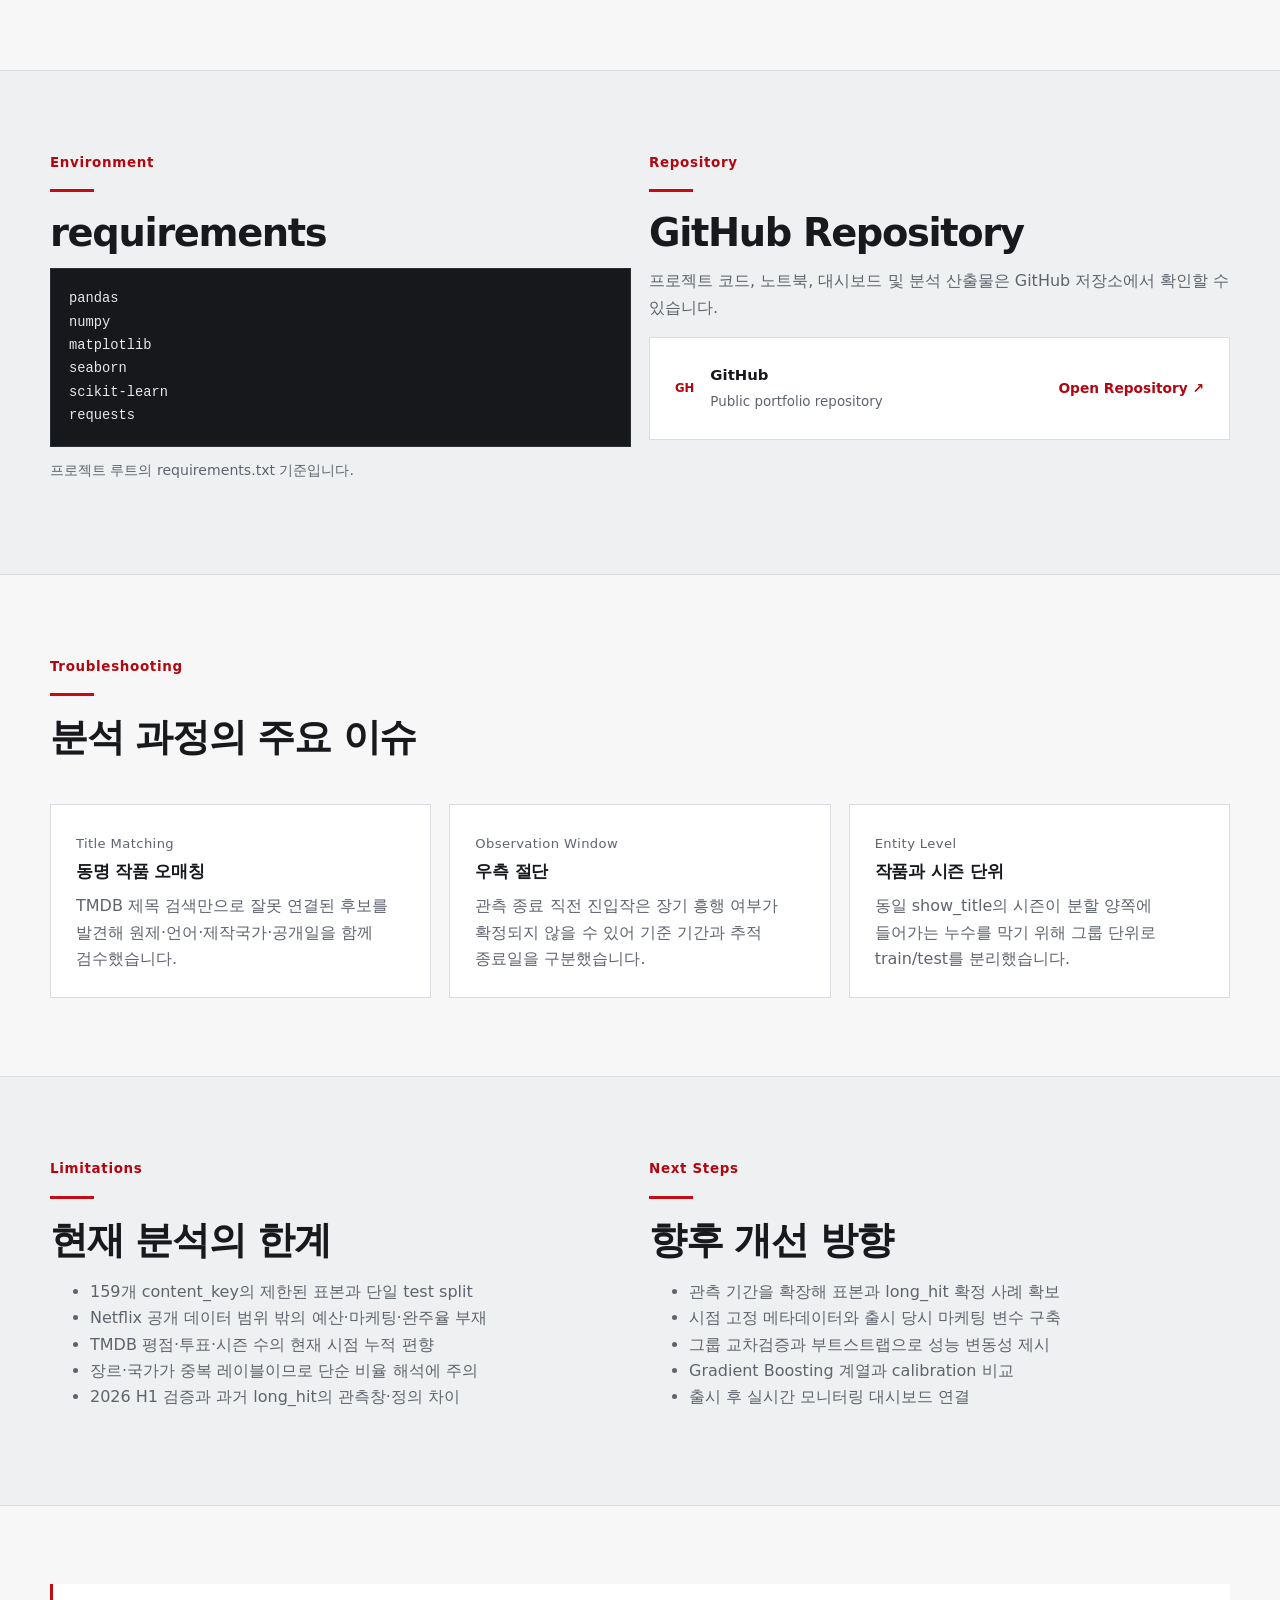
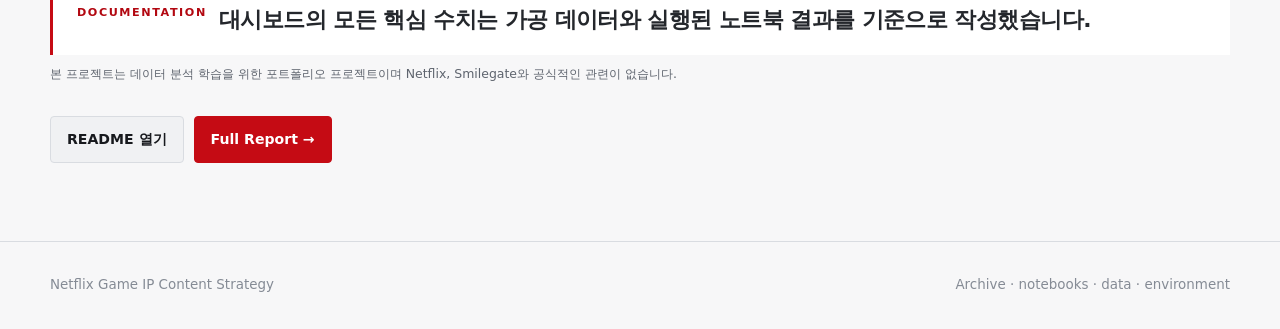
<file: dashboard/pages/archive.html>
<!doctype html><html lang="ko"><head><meta charset="utf-8"><meta name="viewport" content="width=device-width, initial-scale=1"><meta name="description" content="Netflix 분석 프로젝트 아카이브"><title>Archive | Netflix Game IP Strategy</title><link rel="stylesheet" href="../css/style.css"><script src="../js/dashboard.js" defer></script></head>
<body><header class="site-header"><nav class="nav-wrap" aria-label="주요 메뉴"><a class="brand-mark" href="../index.html#overview"><span class="brand-symbol">N</span><span>Long Hit Lab<small>Lost Ark 콘텐츠 전략 분석</small></span></a><button class="menu-toggle" type="button" aria-label="메뉴 열기" aria-expanded="false">메뉴</button><div class="nav-links"><a href="../index.html#overview">Overview</a><a href="../index.html#eda">EDA</a><a href="../index.html#modeling">Modeling</a><a href="insight.html">Business Insight</a><a class="active" aria-current="page" href="archive.html">Archive</a><a href="../report/full_report.html">Full Report</a></div></nav></header>
<main>
  <section class="page-hero"><div class="container"><div class="breadcrumb">DOCUMENTATION / 04</div><p class="eyebrow">Project Archive</p><h1>분석의 근거와 과정을<br>한곳에서 확인하기</h1><p class="lead">재현 가능한 노트북, 사용 데이터, 환경 정보와 분석 과정에서 마주친 한계를 정리했습니다.</p></div></section>

  <section class="section"><div class="container"><div class="grid-2"><article class="card"><span class="kicker">Notebooks</span><div class="rule"></div><ul class="archive-list"><li><span class="file-no">01</span><div><b>Netflix Top 10 Basic EDA</b><span>원천 데이터 점검과 기본 탐색</span></div><a href="../../notebooks/01_netflix_top10_basic_eda.ipynb">열기 ↗</a></li><li><span class="file-no">02</span><div><b>TMDB Data Collection</b><span>외부 메타데이터 수집</span></div><a href="../../notebooks/02_tmdb_data_collection.ipynb">열기 ↗</a></li><li><span class="file-no">03</span><div><b>Netflix × TMDB EDA</b><span>장르·언어·제작국가 분석</span></div><a href="../../notebooks/03_netflix_tmdb_eda.ipynb">열기 ↗</a></li><li><span class="file-no">04</span><div><b>Recent Market Validation</b><span>2026 H1 신규 진입 cohort 최신 시장 검증</span></div><a href="../../notebooks/04_recent_market_validation.ipynb">열기 ↗</a></li><li><span class="file-no">05</span><div><b>Long Hit Modeling</b><span>분류 모델 비교와 해석</span></div><a href="../../notebooks/05_netflix_long_hit_modeling.ipynb">열기 ↗</a></li></ul></article><article class="card"><span class="kicker">Data Sources</span><div class="rule"></div>

<div class="source-item"><div class="source-head"><span class="file-no">A</span><b>Netflix Top 10 Weekly Dataset</b><span class="status raw">Raw</span></div><p class="source-desc">Netflix Global / Country Top 10 주간 데이터</p><div class="source-meta"><b>공식 출처</b><span>Netflix Top 10 Data</span></div><div class="source-meta"><b>프로젝트 사용 파일</b><ul class="source-files"><li>all-weeks-global.csv</li><li>all-weeks-countries.csv</li></ul></div><div class="source-links"><a href="https://www.netflix.com/tudum/top10" target="_blank" rel="noopener noreferrer">Official Source ↗</a></div></div>

<div class="source-item"><div class="source-head"><span class="file-no">B</span><b>2026 Netflix Global Weekly</b><span class="status raw">Raw</span></div><p class="source-desc">2026 최신 시장 검증에 사용한 Netflix Global Weekly 데이터</p><div class="source-meta"><b>공식 출처</b><span>Netflix Top 10 Data</span></div><div class="source-meta"><b>프로젝트 사용 파일</b><ul class="source-files"><li>global_weekly_2026-09-03.xlsx</li></ul></div><div class="source-links"><a href="../../DATA/RAW/[엔터]Netflix_Top10_2026_H1/global_weekly_2026-09-03.xlsx">파일 열기 ↗</a><a href="https://www.netflix.com/tudum/top10" target="_blank" rel="noopener noreferrer">Official Source ↗</a></div></div>

<div class="source-item"><div class="source-head"><span class="file-no">C</span><b>TMDB API</b><span class="status external">External</span></div><p class="source-desc">장르, 원어, 제작국가, 평점 등 콘텐츠 메타데이터 수집</p><div class="source-meta"><b>공식 출처</b><span>TMDB API Documentation</span></div><div class="source-links"><a href="https://developer.themoviedb.org/reference/intro/getting-started" target="_blank" rel="noopener noreferrer">API Docs ↗</a></div></div>

<div class="source-item"><div class="source-head"><span class="file-no">D</span><b>netflix_tv_analysis.csv</b><span class="status processed">Processed</span></div><p class="source-desc">Netflix TV 시즌·파트 단위 장기 흥행 분석용 가공 데이터</p><div class="source-meta"><b>출처</b><span>Project Processed Data</span></div><div class="source-links"><a href="https://github.com/yryang101/netflix-game-ip-content-strategy/blob/main/DATA/PROCESSED/netflix_tv_analysis.csv" target="_blank" rel="noopener noreferrer">View File ↗</a></div></div>

<div class="source-item"><div class="source-head"><span class="file-no">E</span><b>tmdb_metadata.csv</b><span class="status processed">Processed</span></div><p class="source-desc">Netflix 콘텐츠에 TMDB 메타데이터를 결합한 프로젝트 가공 데이터</p><div class="source-meta"><b>공식 원천</b><span>TMDB API · Processed Data</span></div><div class="source-links"><a href="https://github.com/yryang101/netflix-game-ip-content-strategy/blob/main/DATA/PROCESSED/tmdb_metadata.csv" target="_blank" rel="noopener noreferrer">View File ↗</a><a href="https://developer.themoviedb.org/reference/intro/getting-started" target="_blank" rel="noopener noreferrer">Official Source ↗</a></div></div>

</article></div></div></section>

  <section class="section section-alt"><div class="container"><div class="grid-2"><article><span class="kicker">Environment</span><div class="rule"></div><h2>requirements</h2><pre class="code-block">pandas
numpy
matplotlib
seaborn
scikit-learn
requests</pre><p class="small muted" style="margin-top:12px">프로젝트 루트의 requirements.txt 기준입니다.</p></article><article><span class="kicker">Repository</span><div class="rule"></div><h2>GitHub Repository</h2><p class="muted" style="margin-bottom:16px">프로젝트 코드, 노트북, 대시보드 및 분석 산출물은 GitHub 저장소에서 확인할 수 있습니다.</p><a class="card repo-link" href="https://github.com/yryang101/netflix-game-ip-content-strategy" target="_blank" rel="noopener noreferrer"><span class="file-no">GH</span><div class="repo-body"><b>GitHub</b><span>Public portfolio repository</span></div><span class="repo-cta">Open Repository ↗</span></a></article></div></div></section>

  <section class="section"><div class="container"><div class="section-head"><div><span class="kicker">Troubleshooting</span><div class="rule"></div><h2>분석 과정의 주요 이슈</h2></div></div><div class="grid-3"><article class="card"><span class="card-label">Title Matching</span><h3>동명 작품 오매칭</h3><p class="muted">TMDB 제목 검색만으로 잘못 연결된 후보를 발견해 원제·언어·제작국가·공개일을 함께 검수했습니다.</p></article><article class="card"><span class="card-label">Observation Window</span><h3>우측 절단</h3><p class="muted">관측 종료 직전 진입작은 장기 흥행 여부가 확정되지 않을 수 있어 기준 기간과 추적 종료일을 구분했습니다.</p></article><article class="card"><span class="card-label">Entity Level</span><h3>작품과 시즌 단위</h3><p class="muted">동일 show_title의 시즌이 분할 양쪽에 들어가는 누수를 막기 위해 그룹 단위로 train/test를 분리했습니다.</p></article></div></div></section>

  <section class="section section-alt"><div class="container"><div class="grid-2"><article><span class="kicker">Limitations</span><div class="rule"></div><h2>현재 분석의 한계</h2><ul class="muted"><li>159개 content_key의 제한된 표본과 단일 test split</li><li>Netflix 공개 데이터 범위 밖의 예산·마케팅·완주율 부재</li><li>TMDB 평점·투표·시즌 수의 현재 시점 누적 편향</li><li>장르·국가가 중복 레이블이므로 단순 비율 해석에 주의</li><li>2026 H1 검증과 과거 long_hit의 관측창·정의 차이</li></ul></article><article><span class="kicker">Next Steps</span><div class="rule"></div><h2>향후 개선 방향</h2><ul class="muted"><li>관측 기간을 확장해 표본과 long_hit 확정 사례 확보</li><li>시점 고정 메타데이터와 출시 당시 마케팅 변수 구축</li><li>그룹 교차검증과 부트스트랩으로 성능 변동성 제시</li><li>Gradient Boosting 계열과 calibration 비교</li><li>출시 후 실시간 모니터링 대시보드 연결</li></ul></article></div></div></section>

  <section class="section"><div class="container"><div class="scenario scenario-sm"><div class="scenario-label">Documentation</div><blockquote>대시보드의 모든 핵심 수치는 가공 데이터와 실행된 노트북 결과를 기준으로 작성했습니다.</blockquote></div><p class="scenario-disclaimer">본 프로젝트는 데이터 분석 학습을 위한 포트폴리오 프로젝트이며 Netflix, Smilegate와 공식적인 관련이 없습니다.</p><div class="hero-actions"><a class="btn" href="../../README.md">README 열기</a><a class="btn btn-primary" href="../report/full_report.html">Full Report →</a></div></div></section>
</main><footer class="site-footer"><div class="container footer-row"><span>Netflix Game IP Content Strategy</span><span>Archive · notebooks · data · environment</span></div></footer></body></html>
</file>
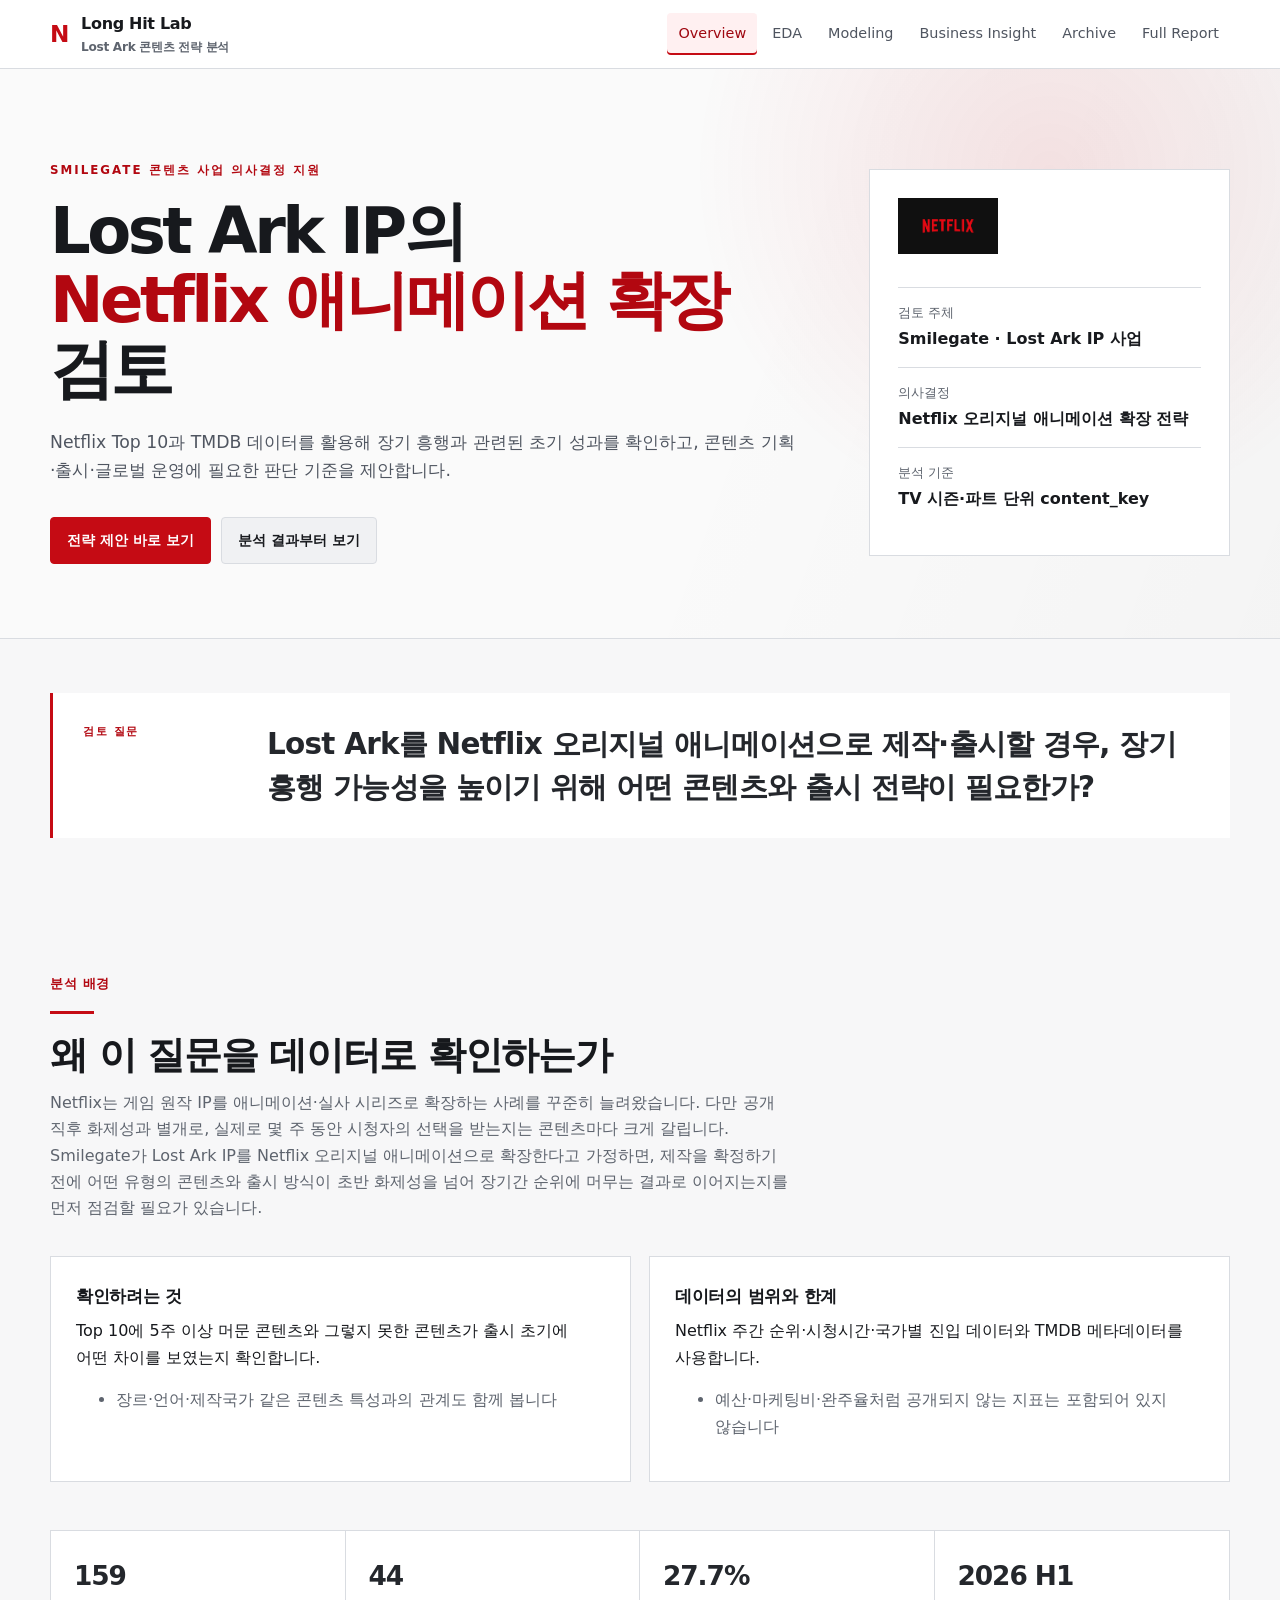
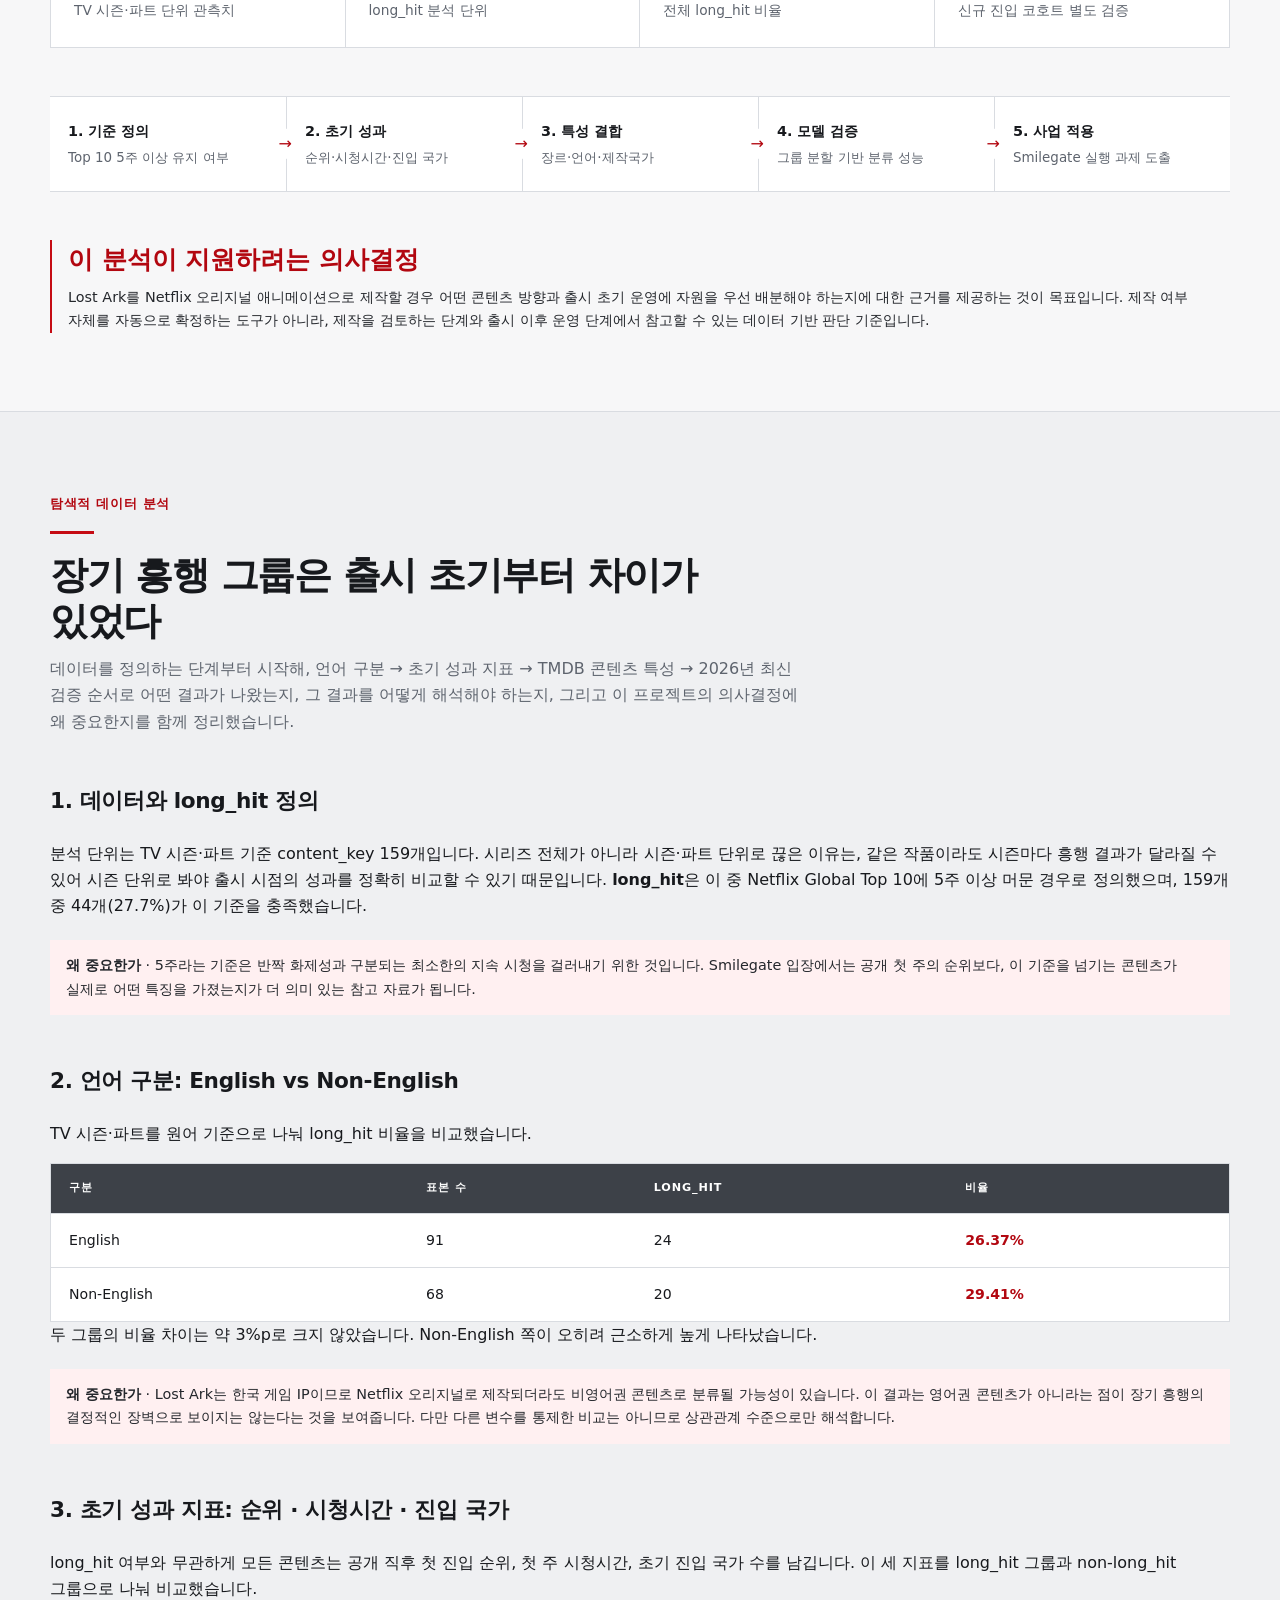
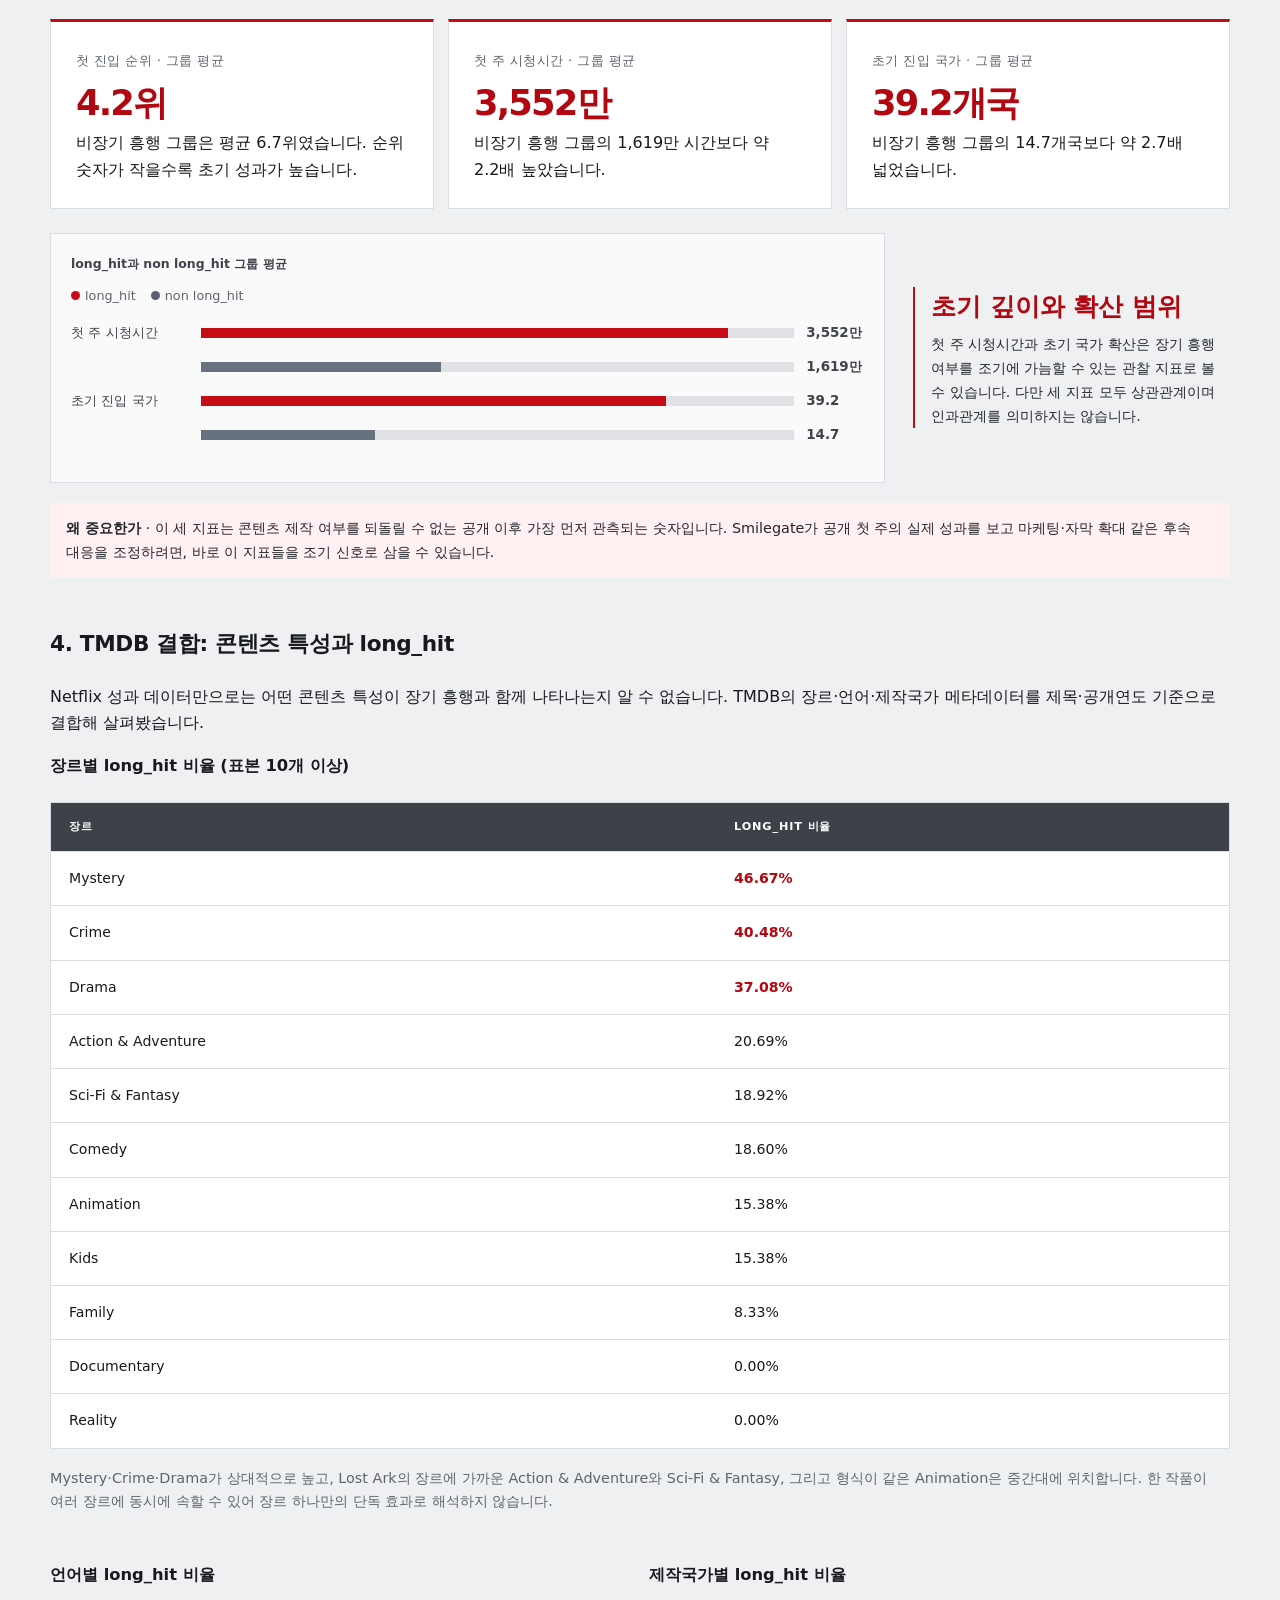
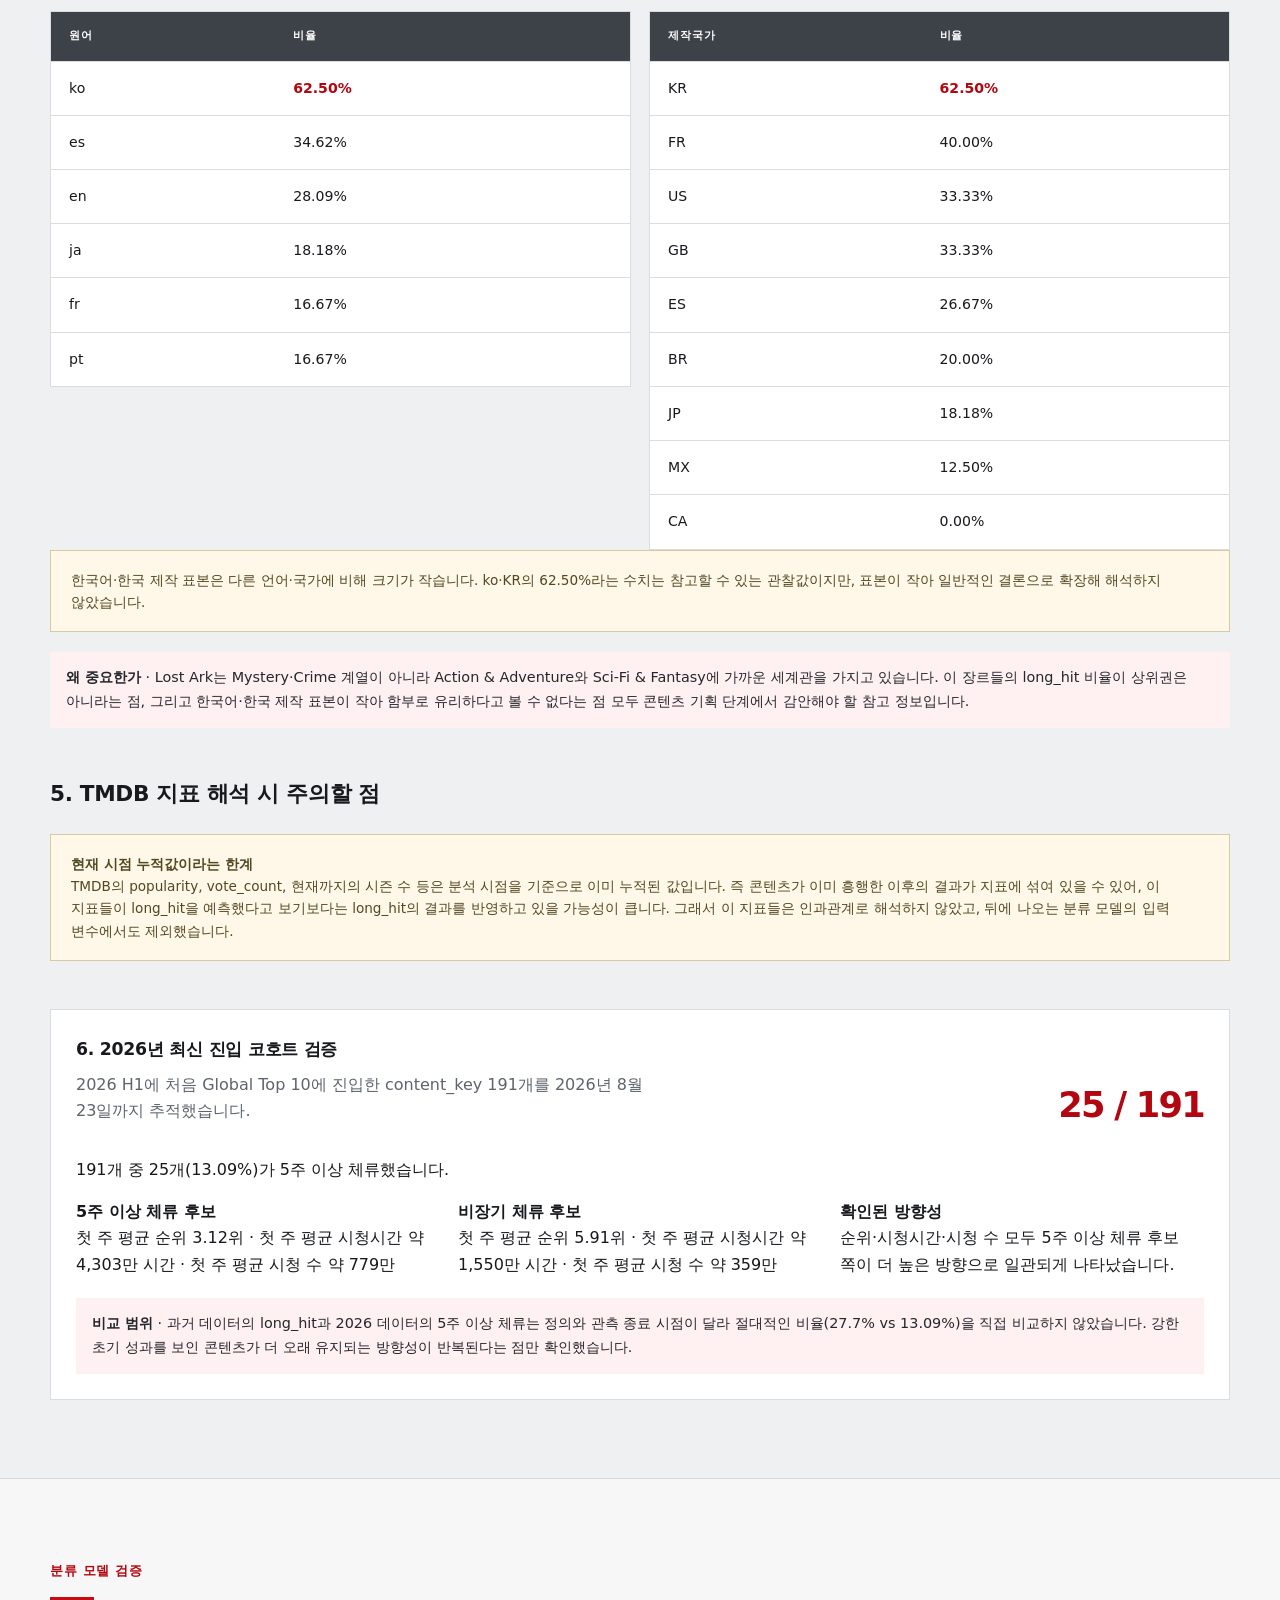
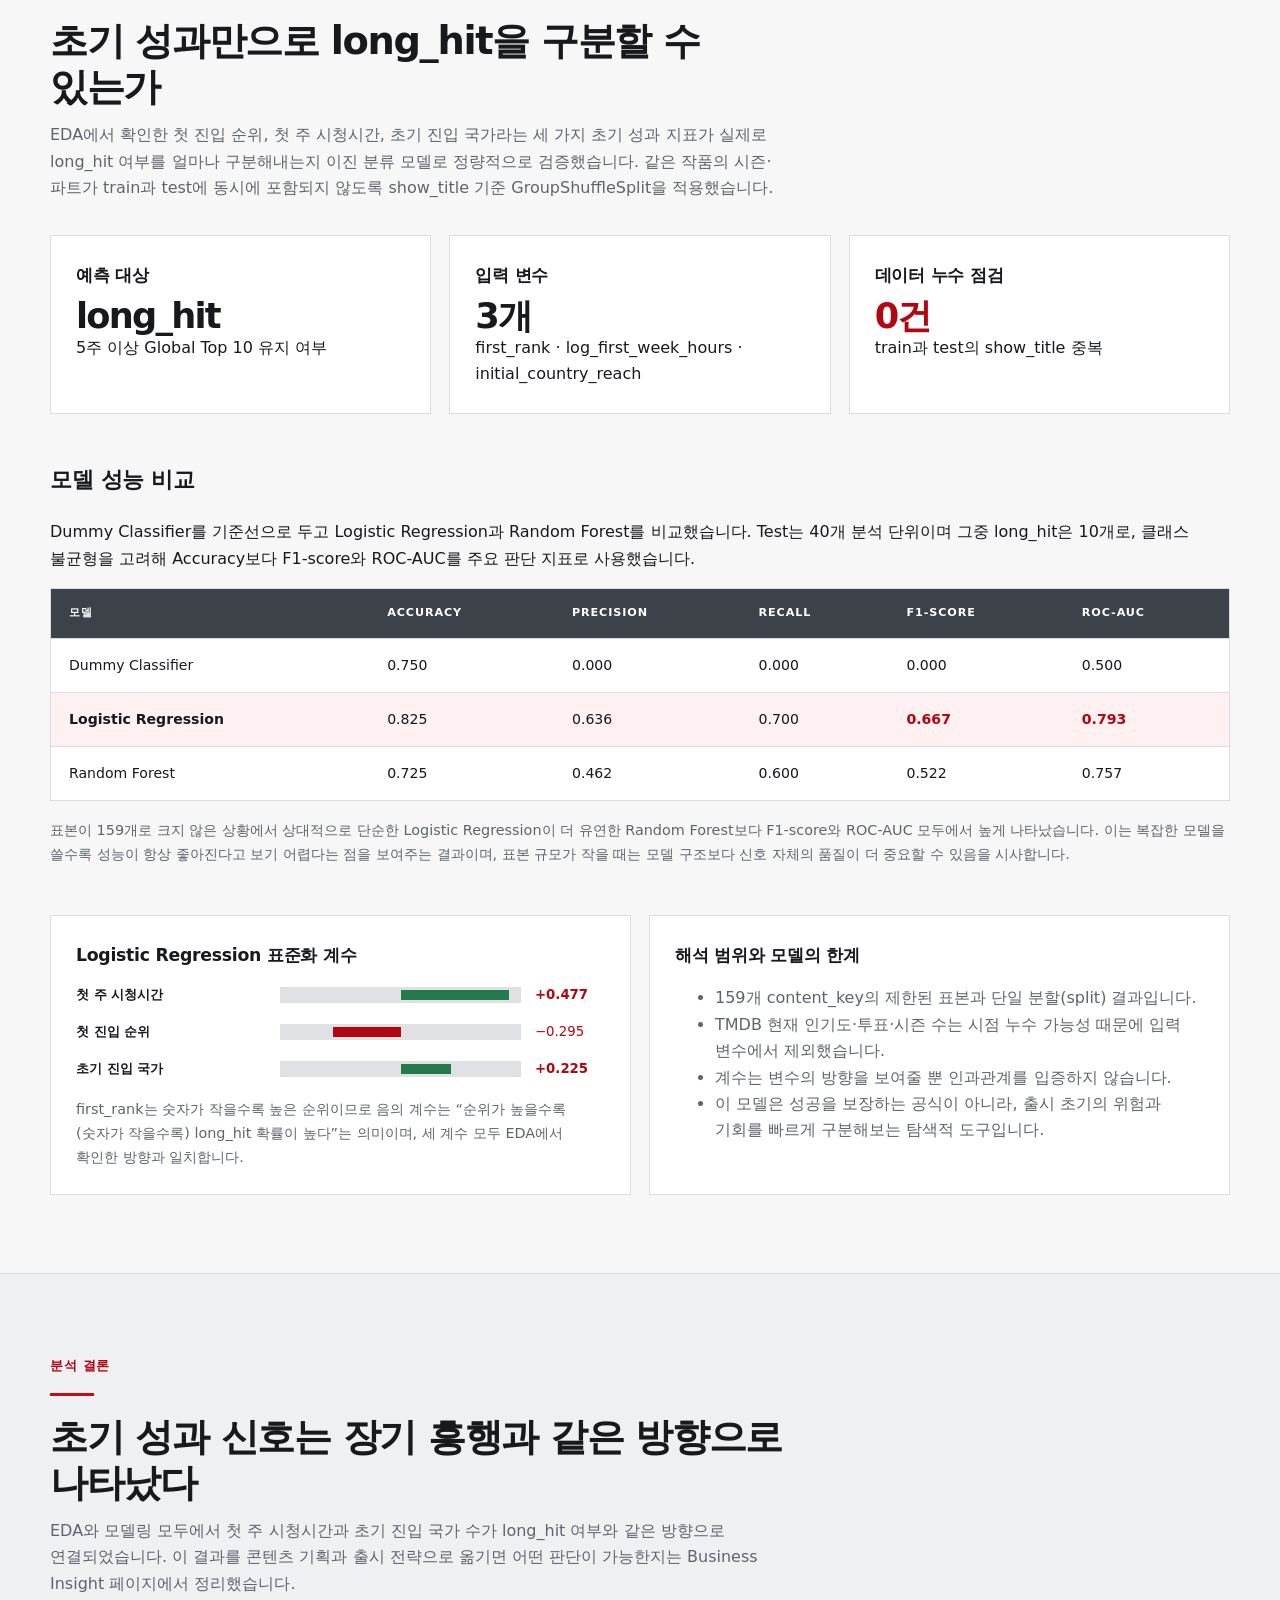
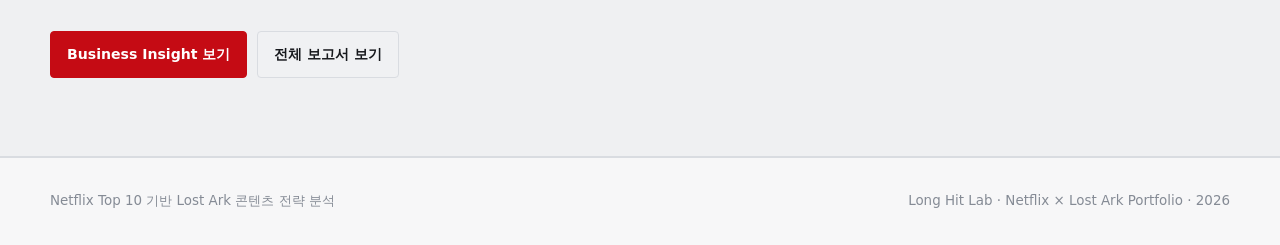
<file: dashboard/pages/eda.html>
<!doctype html><html lang="ko"><head><meta charset="utf-8"><meta name="viewport" content="width=device-width, initial-scale=1"><meta http-equiv="refresh" content="0; url=../index.html#eda"><link rel="canonical" href="../index.html#eda"><title>EDA | Lost Ark 콘텐츠 전략 분석</title><script>location.replace('../index.html#eda');</script></head><body><p><a href="../index.html#eda">통합 분석 페이지의 EDA 섹션으로 이동합니다.</a></p></body></html>
</file>
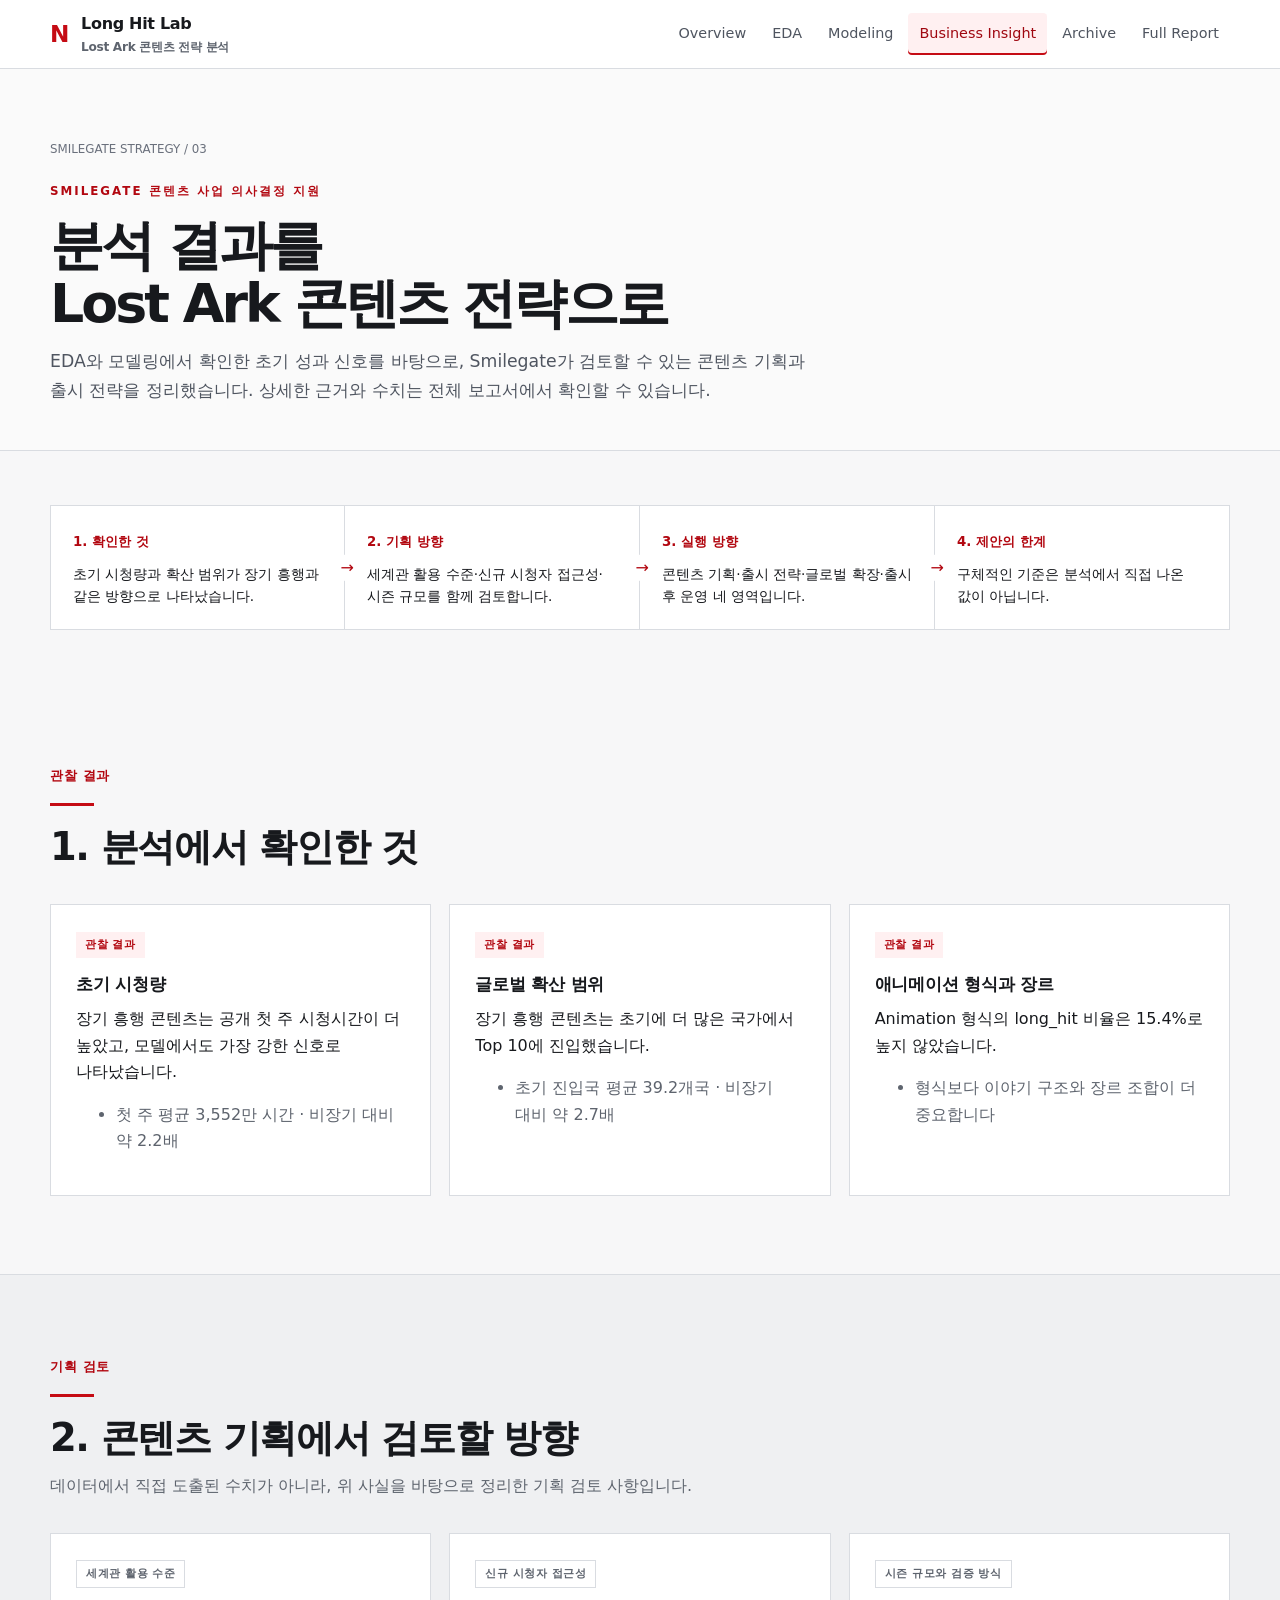
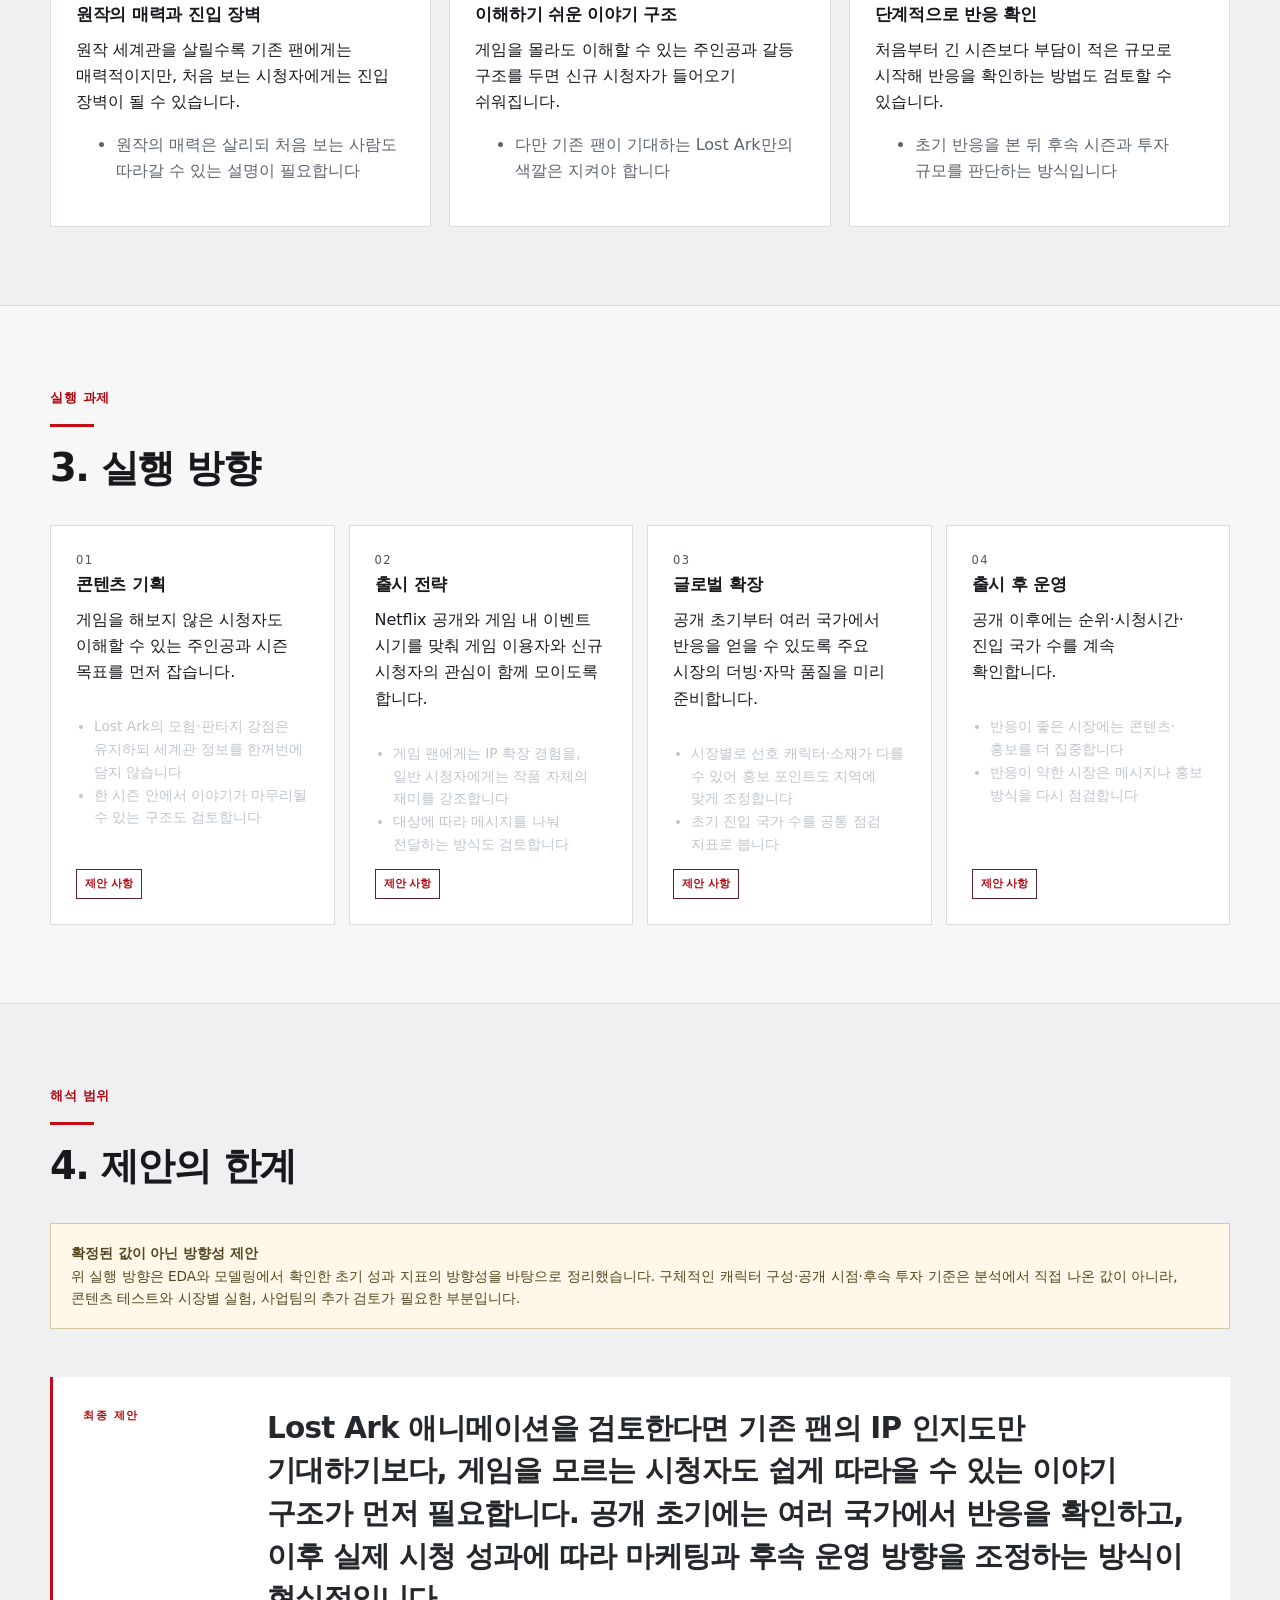
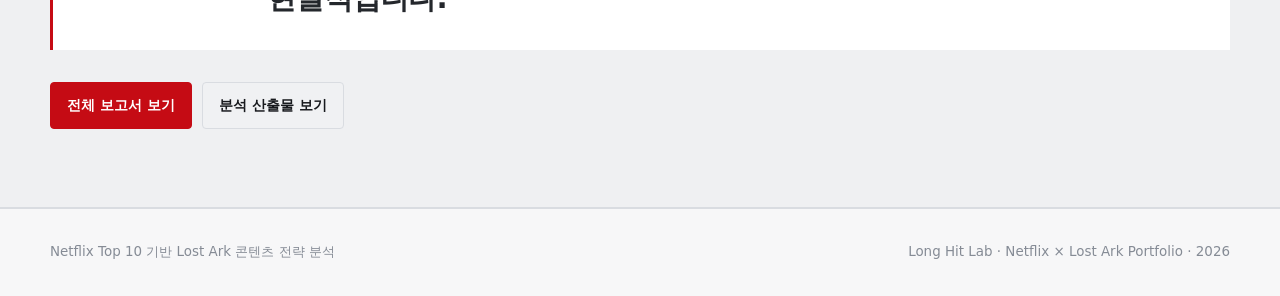
<file: dashboard/pages/insight.html>
<!doctype html>
<html lang="ko">
<head>
  <meta charset="utf-8">
  <meta name="viewport" content="width=device-width, initial-scale=1">
  <meta name="description" content="Netflix Top 10·TMDB 분석을 바탕으로 한 Smilegate Lost Ark 콘텐츠·출시 전략 제안">
  <title>Business Insight | Lost Ark 콘텐츠 전략 분석</title>
  <link rel="stylesheet" href="../css/style.css">
  <script src="../js/dashboard.js" defer></script>
</head>
<body>
  <header class="site-header">
    <nav class="nav-wrap" aria-label="주요 메뉴">
      <a class="brand-mark" href="../index.html#overview"><span class="brand-symbol">N</span><span>Long Hit Lab<small>Lost Ark 콘텐츠 전략 분석</small></span></a>
      <button class="menu-toggle" type="button" aria-label="메뉴 열기" aria-expanded="false">메뉴</button>
      <div class="nav-links">
        <a href="../index.html#overview">Overview</a>
        <a href="../index.html#eda">EDA</a>
        <a href="../index.html#modeling">Modeling</a>
        <a class="active" aria-current="page" href="insight.html">Business Insight</a>
        <a href="archive.html">Archive</a>
        <a href="../report/full_report.html">Full Report</a>
      </div>
    </nav>
  </header>

  <main>
    <section class="page-hero"><div class="container"><div class="breadcrumb">SMILEGATE STRATEGY / 03</div><p class="eyebrow">Smilegate 콘텐츠 사업 의사결정 지원</p><h1>분석 결과를<br>Lost Ark 콘텐츠 전략으로</h1><p class="lead">EDA와 모델링에서 확인한 초기 성과 신호를 바탕으로, Smilegate가 검토할 수 있는 콘텐츠 기획과 출시 전략을 정리했습니다. 상세한 근거와 수치는 전체 보고서에서 확인할 수 있습니다.</p></div></section>

    <section class="section-tight">
      <div class="container">
        <div class="decision-chain">
          <div class="decision-node"><small>1. 확인한 것</small><p>초기 시청량과 확산 범위가 장기 흥행과 같은 방향으로 나타났습니다.</p></div>
          <div class="decision-node"><small>2. 기획 방향</small><p>세계관 활용 수준·신규 시청자 접근성·시즌 규모를 함께 검토합니다.</p></div>
          <div class="decision-node"><small>3. 실행 방향</small><p>콘텐츠 기획·출시 전략·글로벌 확장·출시 후 운영 네 영역입니다.</p></div>
          <div class="decision-node"><small>4. 제안의 한계</small><p>구체적인 기준은 분석에서 직접 나온 값이 아닙니다.</p></div>
        </div>
      </div>
    </section>

    <section class="section">
      <div class="container">
        <div class="section-intro"><span class="kicker">관찰 결과</span><div class="rule"></div><h2>1. 분석에서 확인한 것</h2></div>
        <div class="grid-3">
          <article class="card"><span class="tag-fact">관찰 결과</span><h3>초기 시청량</h3><p>장기 흥행 콘텐츠는 공개 첫 주 시청시간이 더 높았고, 모델에서도 가장 강한 신호로 나타났습니다.</p><ul class="muted"><li>첫 주 평균 3,552만 시간 · 비장기 대비 약 2.2배</li></ul></article>
          <article class="card"><span class="tag-fact">관찰 결과</span><h3>글로벌 확산 범위</h3><p>장기 흥행 콘텐츠는 초기에 더 많은 국가에서 Top 10에 진입했습니다.</p><ul class="muted"><li>초기 진입국 평균 39.2개국 · 비장기 대비 약 2.7배</li></ul></article>
          <article class="card"><span class="tag-fact">관찰 결과</span><h3>애니메이션 형식과 장르</h3><p>Animation 형식의 long_hit 비율은 15.4%로 높지 않았습니다.</p><ul class="muted"><li>형식보다 이야기 구조와 장르 조합이 더 중요합니다</li></ul></article>
        </div>
      </div>
    </section>

    <section class="section section-alt">
      <div class="container">
        <div class="section-intro"><span class="kicker">기획 검토</span><div class="rule"></div><h2>2. 콘텐츠 기획에서 검토할 방향</h2><p>데이터에서 직접 도출된 수치가 아니라, 위 사실을 바탕으로 정리한 기획 검토 사항입니다.</p></div>
        <div class="option-grid">
          <article class="card"><span class="tag-option">세계관 활용 수준</span><h3>원작의 매력과 진입 장벽</h3><p>원작 세계관을 살릴수록 기존 팬에게는 매력적이지만, 처음 보는 시청자에게는 진입 장벽이 될 수 있습니다.</p><ul class="muted"><li>원작의 매력은 살리되 처음 보는 사람도 따라갈 수 있는 설명이 필요합니다</li></ul></article>
          <article class="card"><span class="tag-option">신규 시청자 접근성</span><h3>이해하기 쉬운 이야기 구조</h3><p>게임을 몰라도 이해할 수 있는 주인공과 갈등 구조를 두면 신규 시청자가 들어오기 쉬워집니다.</p><ul class="muted"><li>다만 기존 팬이 기대하는 Lost Ark만의 색깔은 지켜야 합니다</li></ul></article>
          <article class="card"><span class="tag-option">시즌 규모와 검증 방식</span><h3>단계적으로 반응 확인</h3><p>처음부터 긴 시즌보다 부담이 적은 규모로 시작해 반응을 확인하는 방법도 검토할 수 있습니다.</p><ul class="muted"><li>초기 반응을 본 뒤 후속 시즌과 투자 규모를 판단하는 방식입니다</li></ul></article>
        </div>
      </div>
    </section>

    <section class="section">
      <div class="container">
        <div class="section-intro"><span class="kicker">실행 과제</span><div class="rule"></div><h2>3. 실행 방향</h2></div>
        <div class="grid-4">
          <article class="card strategy-card"><span class="number">01</span><h3>콘텐츠 기획</h3><p>게임을 해보지 않은 시청자도 이해할 수 있는 주인공과 시즌 목표를 먼저 잡습니다.</p><ul><li>Lost Ark의 모험·판타지 강점은 유지하되 세계관 정보를 한꺼번에 담지 않습니다</li><li>한 시즌 안에서 이야기가 마무리될 수 있는 구조도 검토합니다</li></ul><span class="tag">제안 사항</span></article>
          <article class="card strategy-card"><span class="number">02</span><h3>출시 전략</h3><p>Netflix 공개와 게임 내 이벤트 시기를 맞춰 게임 이용자와 신규 시청자의 관심이 함께 모이도록 합니다.</p><ul><li>게임 팬에게는 IP 확장 경험을, 일반 시청자에게는 작품 자체의 재미를 강조합니다</li><li>대상에 따라 메시지를 나눠 전달하는 방식도 검토합니다</li></ul><span class="tag">제안 사항</span></article>
          <article class="card strategy-card"><span class="number">03</span><h3>글로벌 확장</h3><p>공개 초기부터 여러 국가에서 반응을 얻을 수 있도록 주요 시장의 더빙·자막 품질을 미리 준비합니다.</p><ul><li>시장별로 선호 캐릭터·소재가 다를 수 있어 홍보 포인트도 지역에 맞게 조정합니다</li><li>초기 진입 국가 수를 공통 점검 지표로 봅니다</li></ul><span class="tag">제안 사항</span></article>
          <article class="card strategy-card"><span class="number">04</span><h3>출시 후 운영</h3><p>공개 이후에는 순위·시청시간·진입 국가 수를 계속 확인합니다.</p><ul><li>반응이 좋은 시장에는 콘텐츠·홍보를 더 집중합니다</li><li>반응이 약한 시장은 메시지나 홍보 방식을 다시 점검합니다</li></ul><span class="tag">제안 사항</span></article>
        </div>
      </div>
    </section>

    <section class="section section-alt">
      <div class="container">
        <div class="section-intro"><span class="kicker">해석 범위</span><div class="rule"></div><h2>4. 제안의 한계</h2></div>
        <div class="note"><b>확정된 값이 아닌 방향성 제안</b><br>위 실행 방향은 EDA와 모델링에서 확인한 초기 성과 지표의 방향성을 바탕으로 정리했습니다. 구체적인 캐릭터 구성·공개 시점·후속 투자 기준은 분석에서 직접 나온 값이 아니라, 콘텐츠 테스트와 시장별 실험, 사업팀의 추가 검토가 필요한 부분입니다.</div>

        <div class="subsection scenario"><div class="scenario-label">최종 제안</div><blockquote>Lost Ark 애니메이션을 검토한다면 기존 팬의 IP 인지도만 기대하기보다, 게임을 모르는 시청자도 쉽게 따라올 수 있는 이야기 구조가 먼저 필요합니다. 공개 초기에는 여러 국가에서 반응을 확인하고, 이후 실제 시청 성과에 따라 마케팅과 후속 운영 방향을 조정하는 방식이 현실적입니다.</blockquote></div>
        <div class="hero-actions"><a class="btn btn-primary" href="../report/full_report.html">전체 보고서 보기</a><a class="btn" href="archive.html">분석 산출물 보기</a></div>
      </div>
    </section>
  </main>

  <footer class="site-footer"><div class="container footer-row"><span>Netflix Top 10 기반 Lost Ark 콘텐츠 전략 분석</span><span>Long Hit Lab · Netflix × Lost Ark Portfolio · <span data-year></span></span></div></footer>
</body>
</html>
</file>
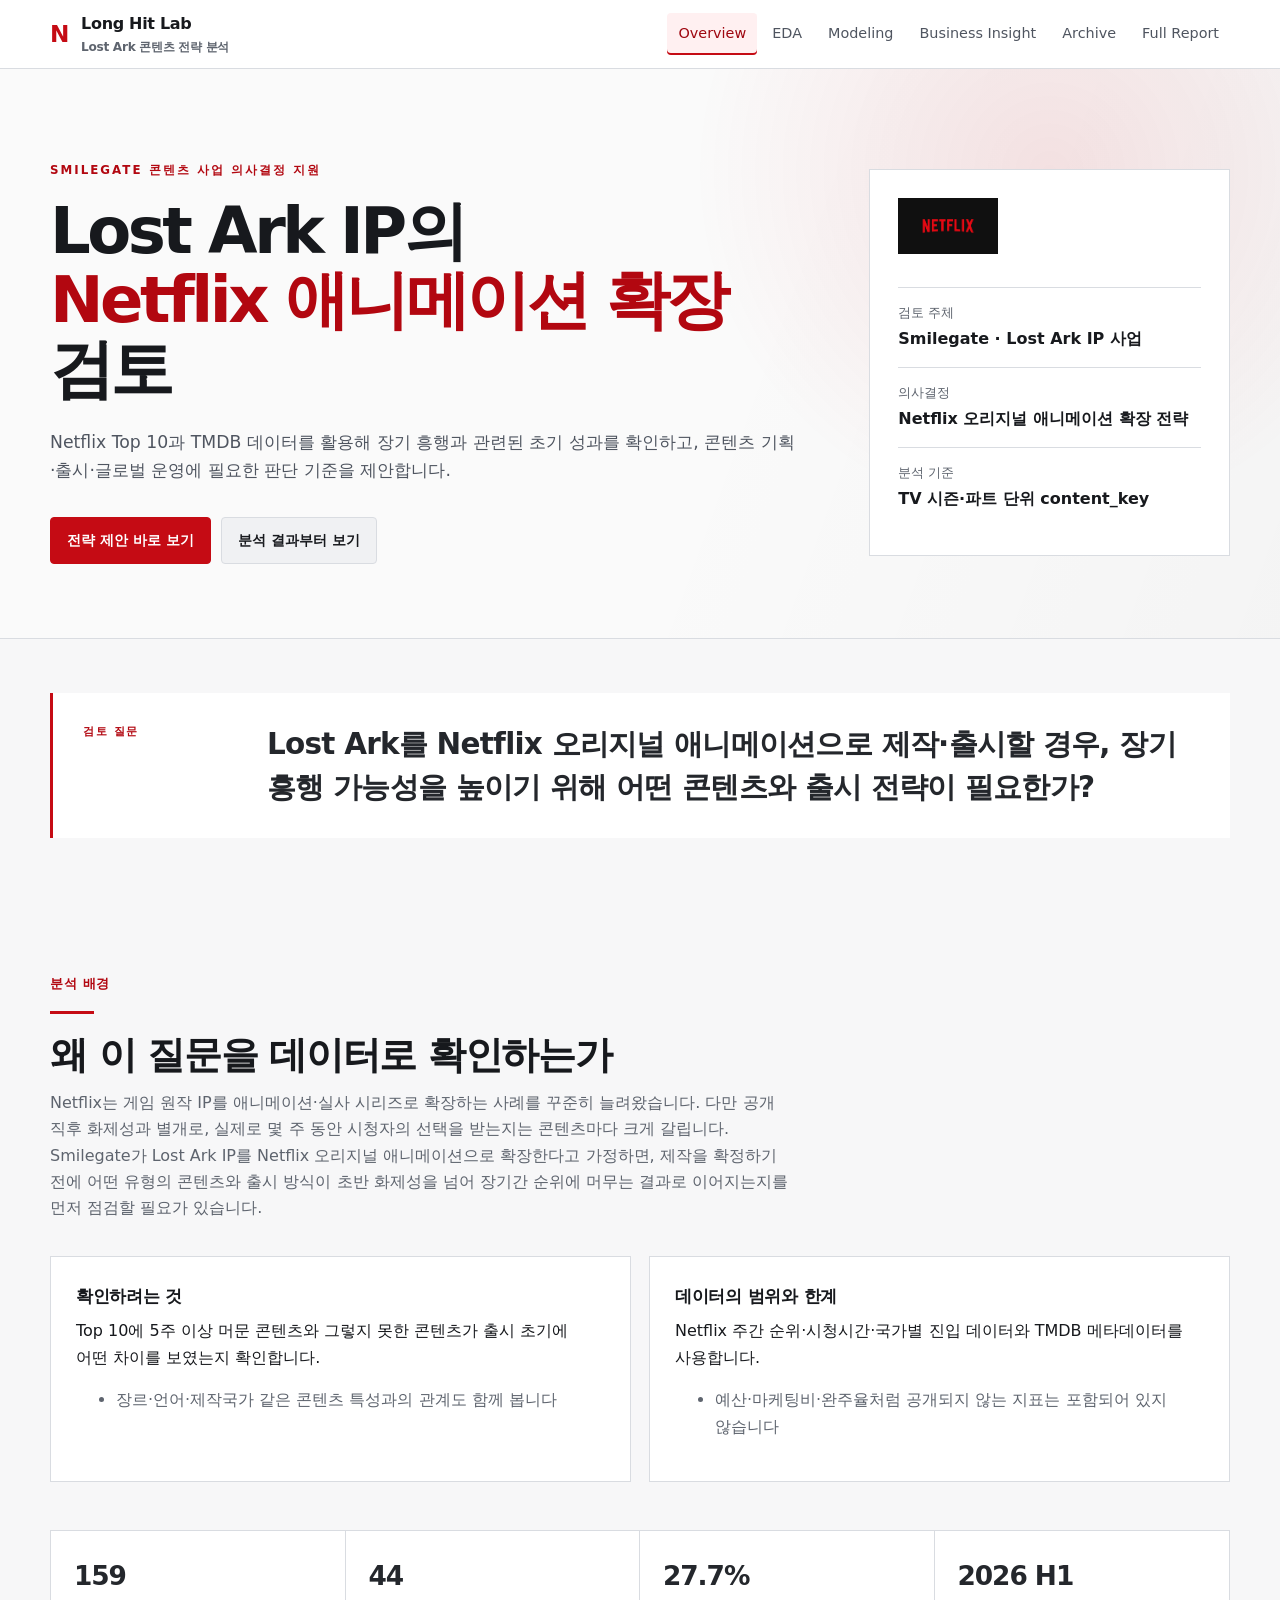
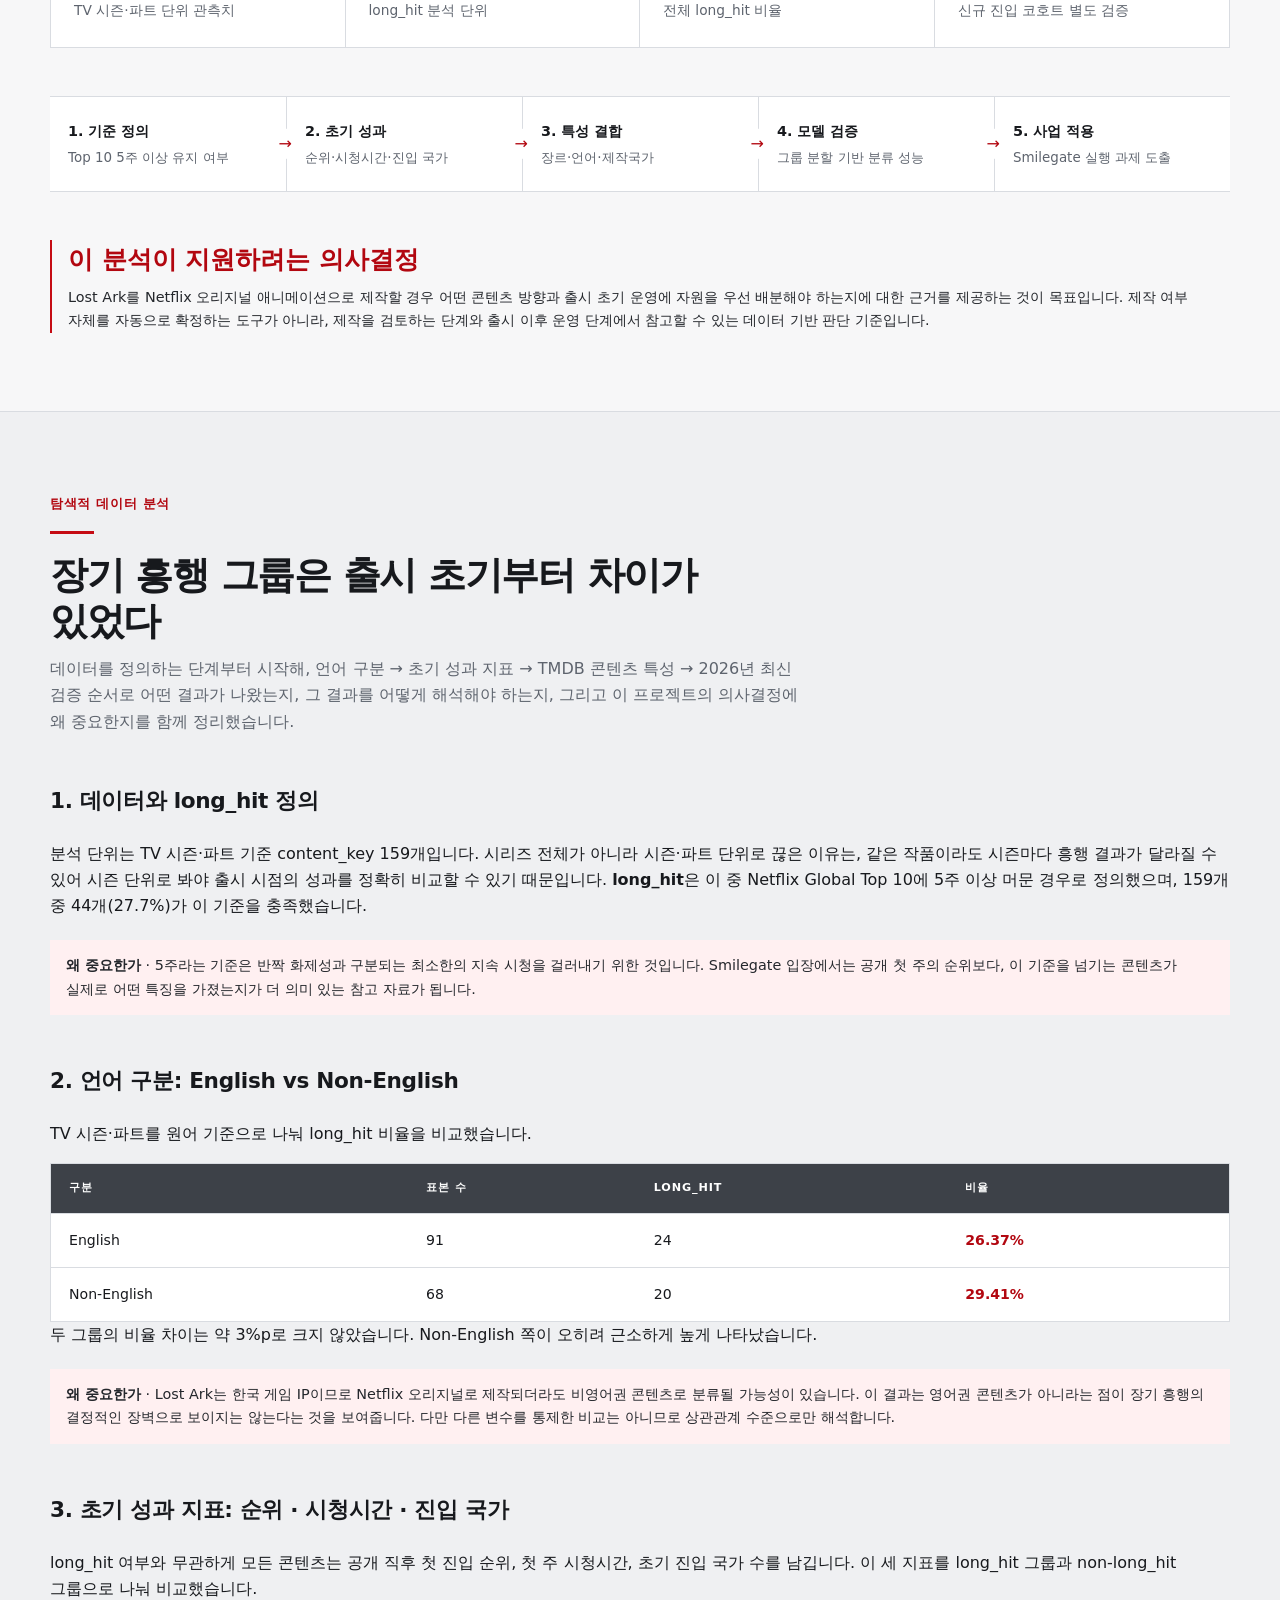
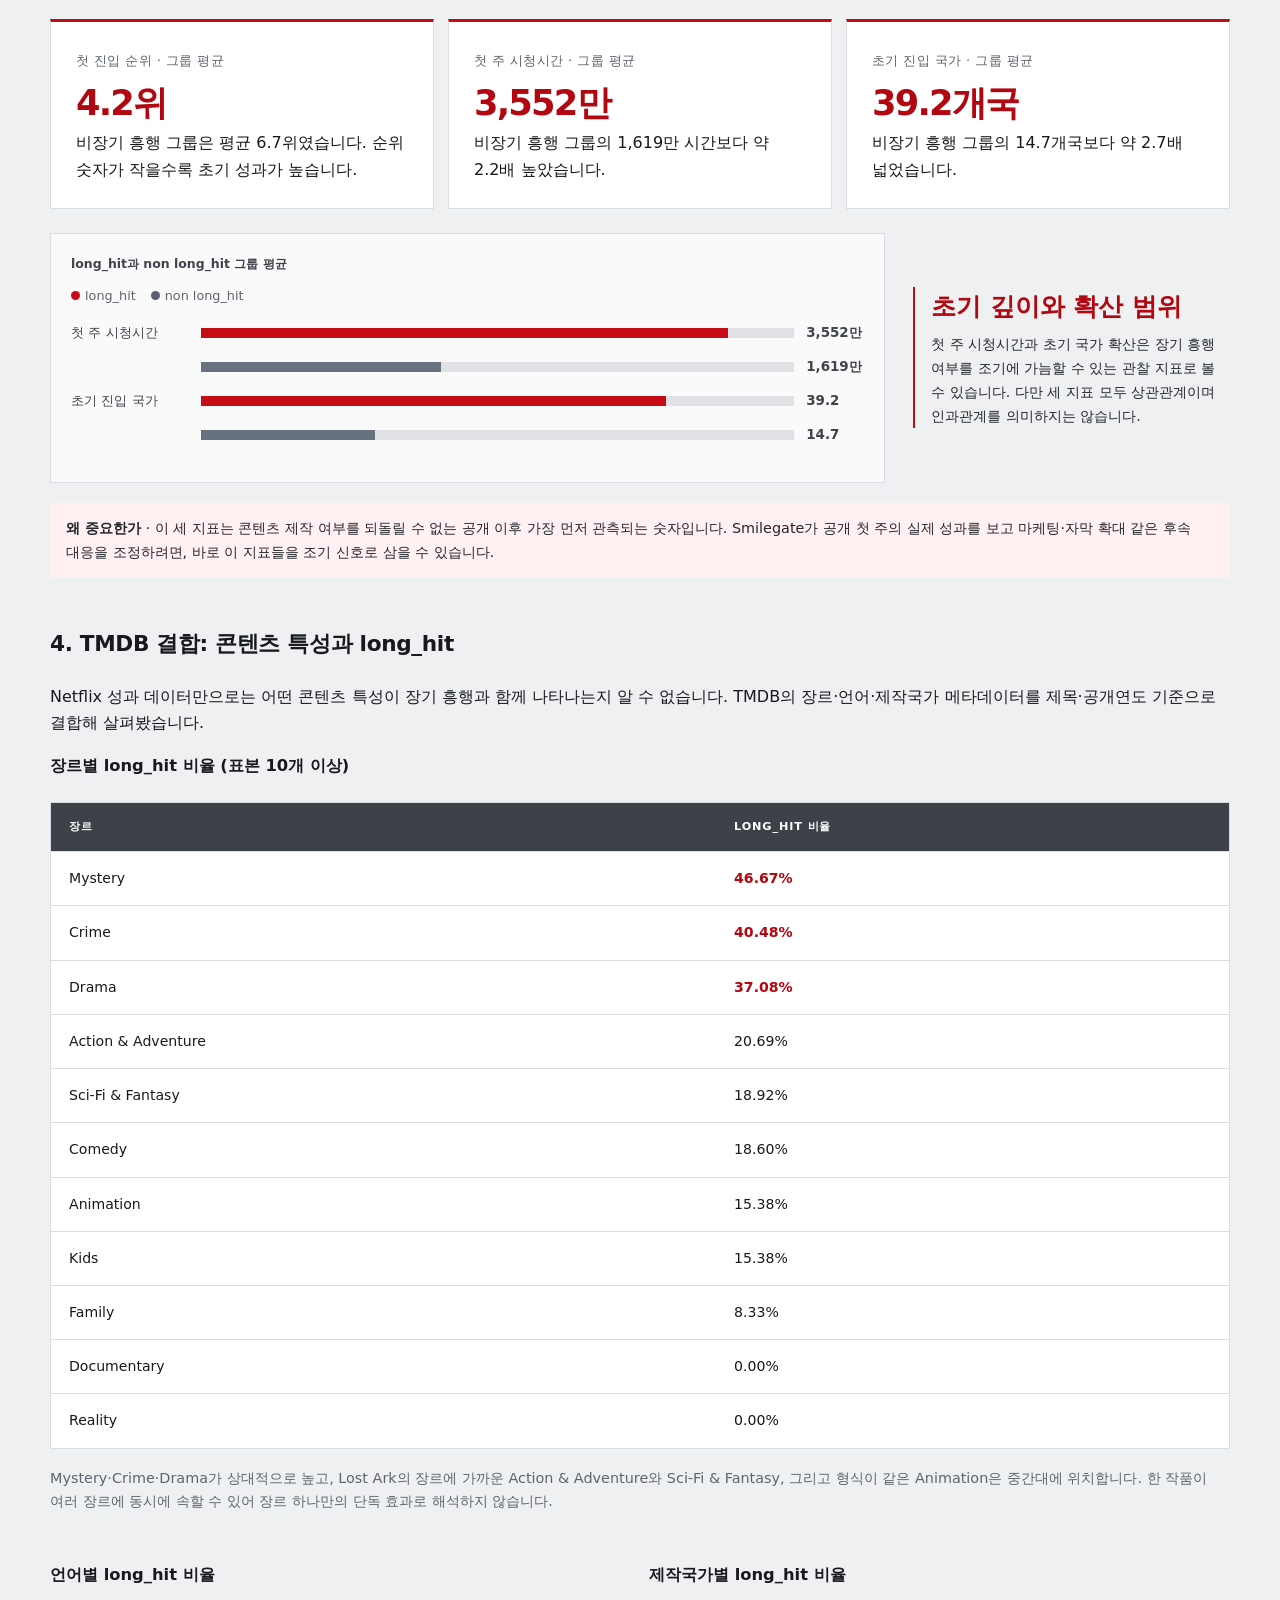
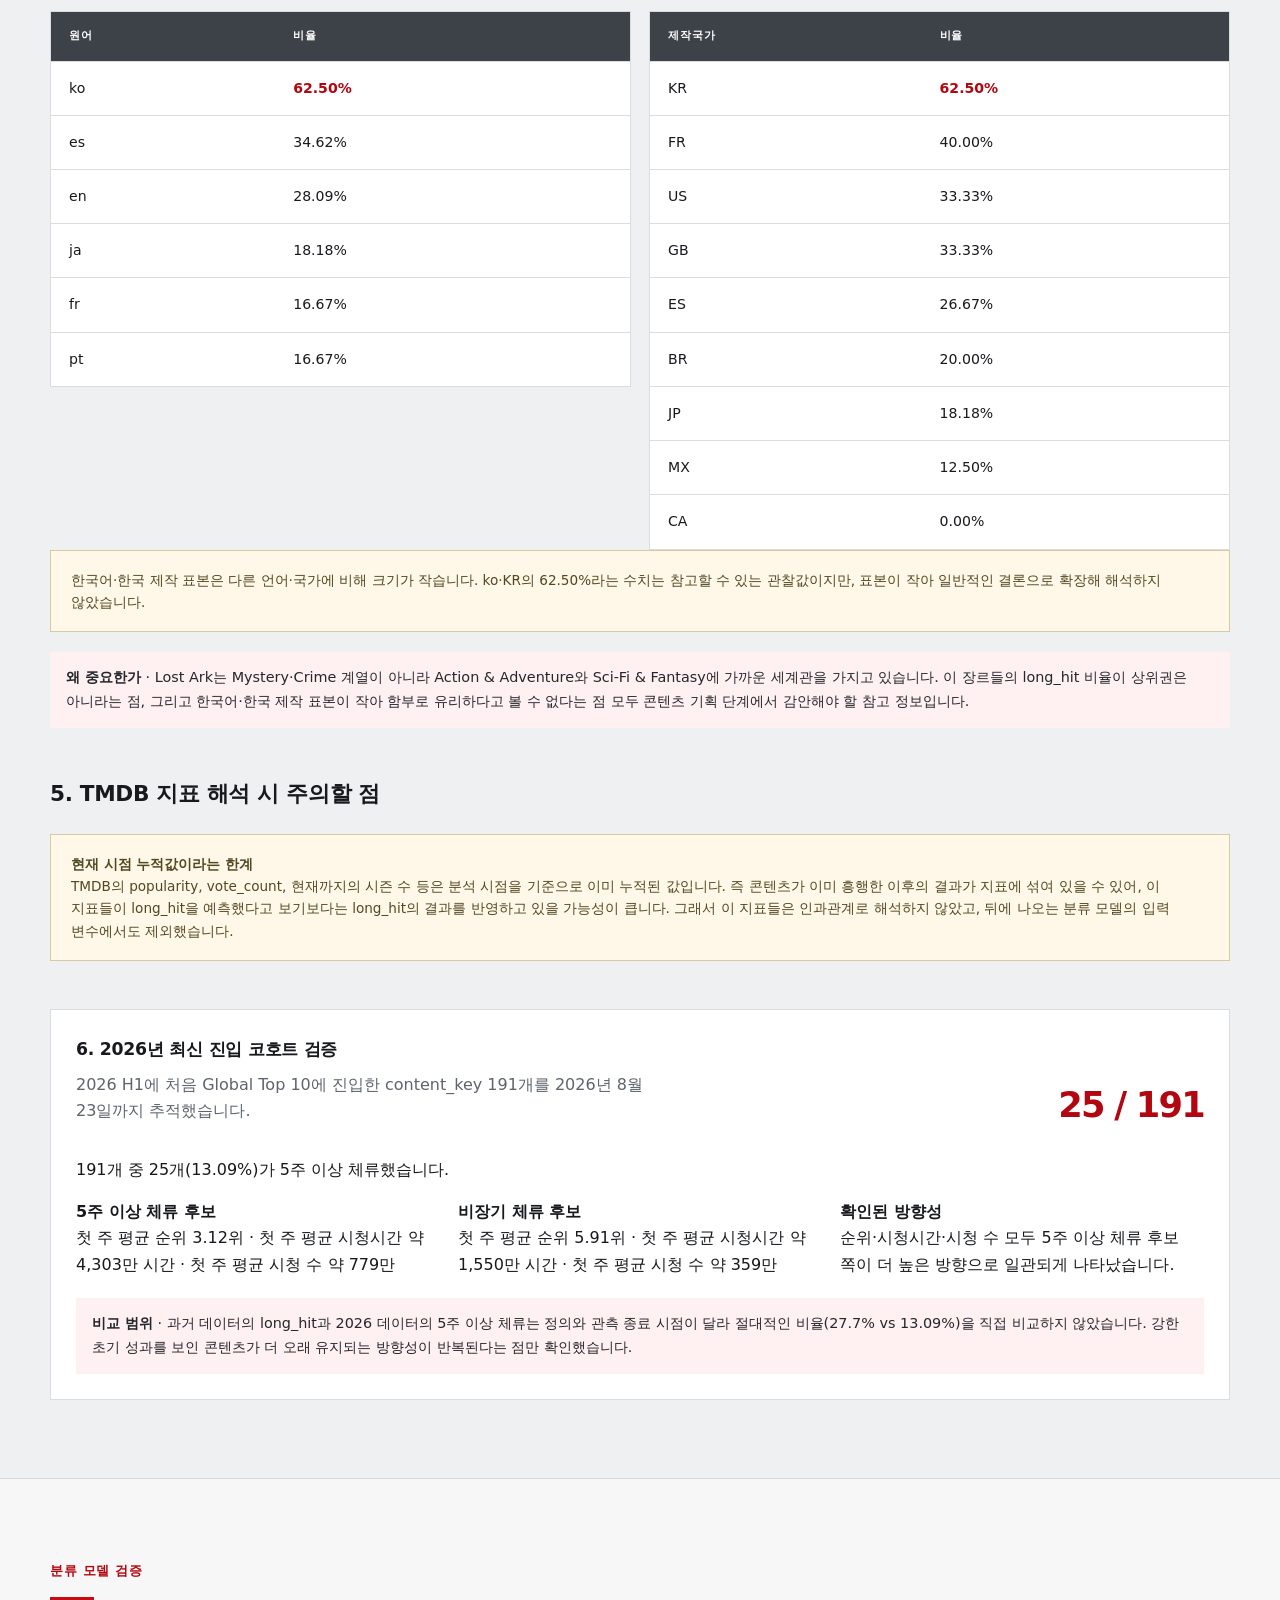
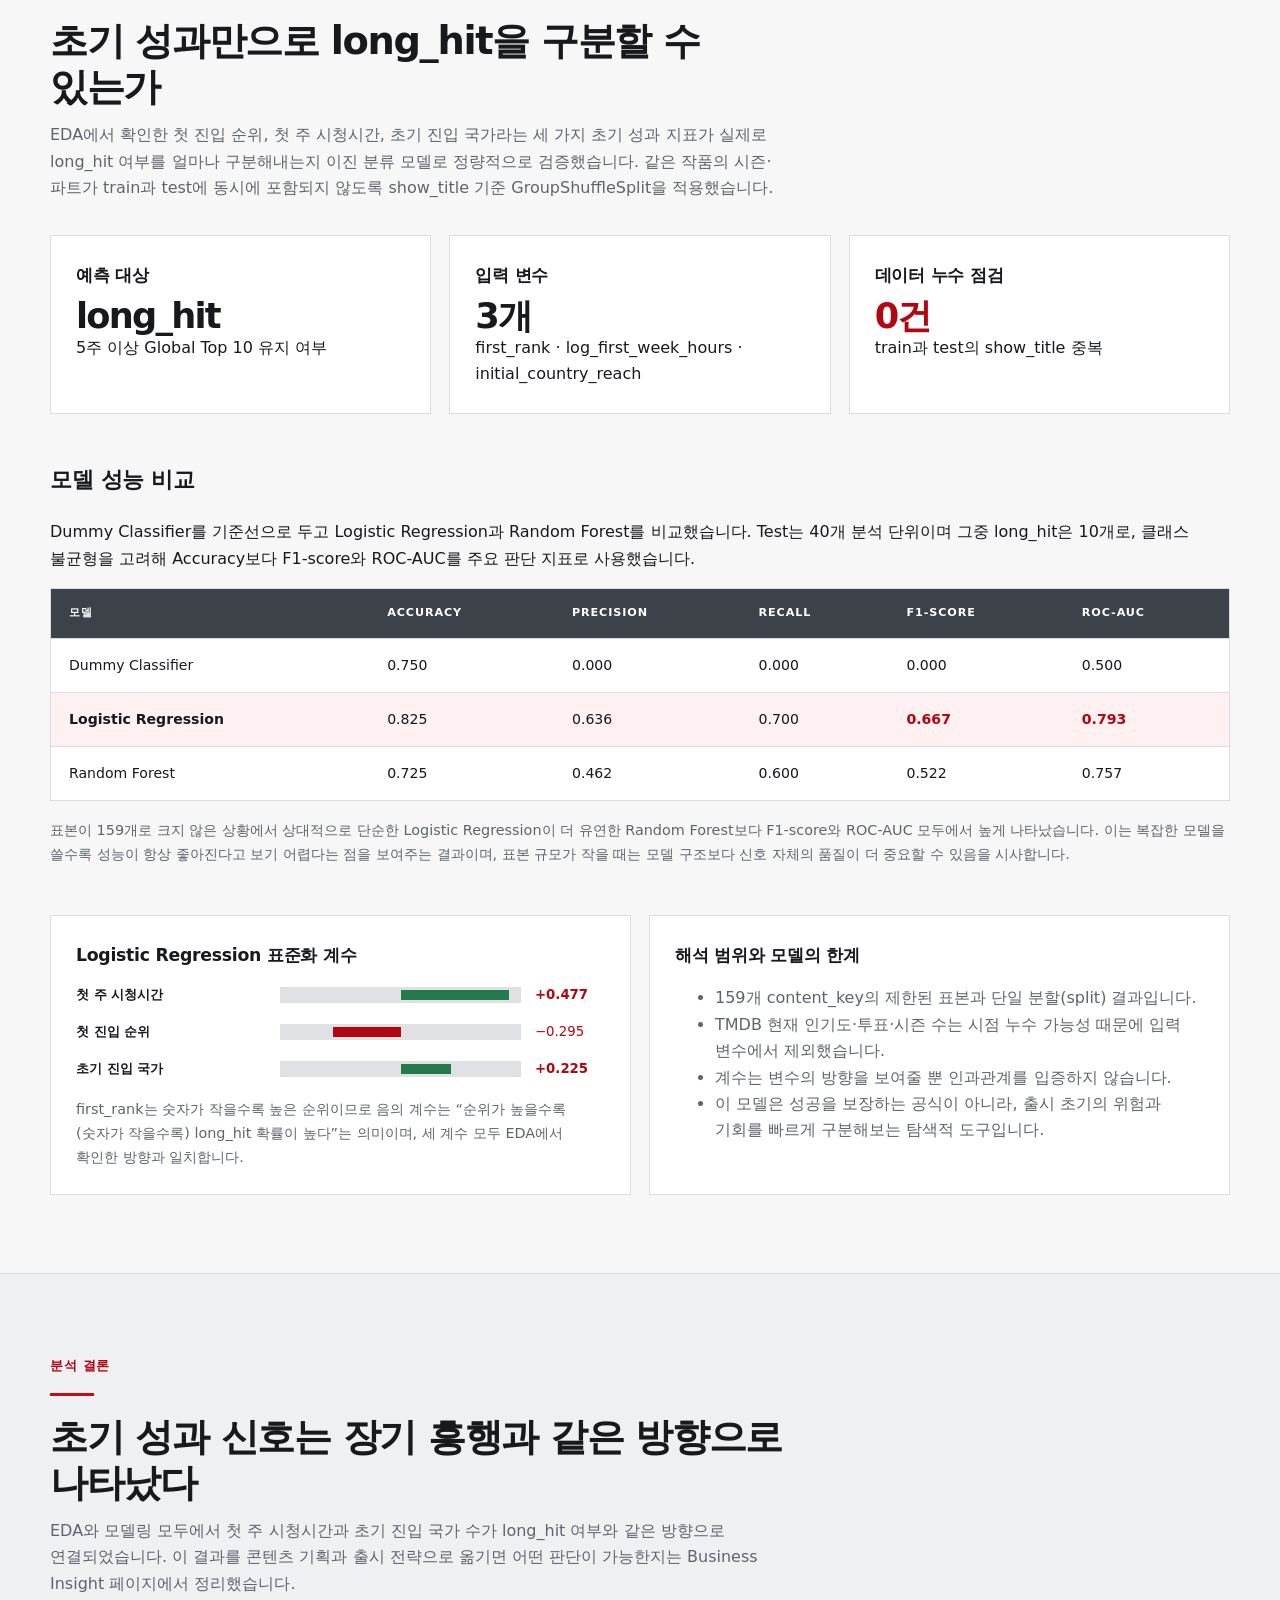
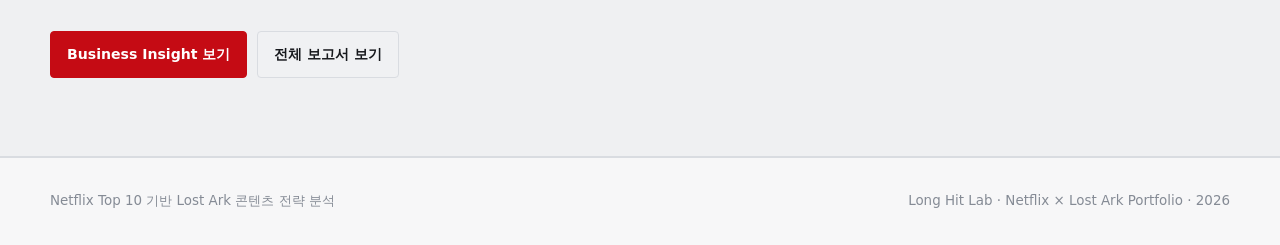
<file: dashboard/pages/modeling.html>
<!doctype html><html lang="ko"><head><meta charset="utf-8"><meta name="viewport" content="width=device-width, initial-scale=1"><meta http-equiv="refresh" content="0; url=../index.html#modeling"><link rel="canonical" href="../index.html#modeling"><title>Modeling | Lost Ark 콘텐츠 전략 분석</title><script>location.replace('../index.html#modeling');</script></head><body><p><a href="../index.html#modeling">통합 분석 페이지의 Modeling 섹션으로 이동합니다.</a></p></body></html>
</file>
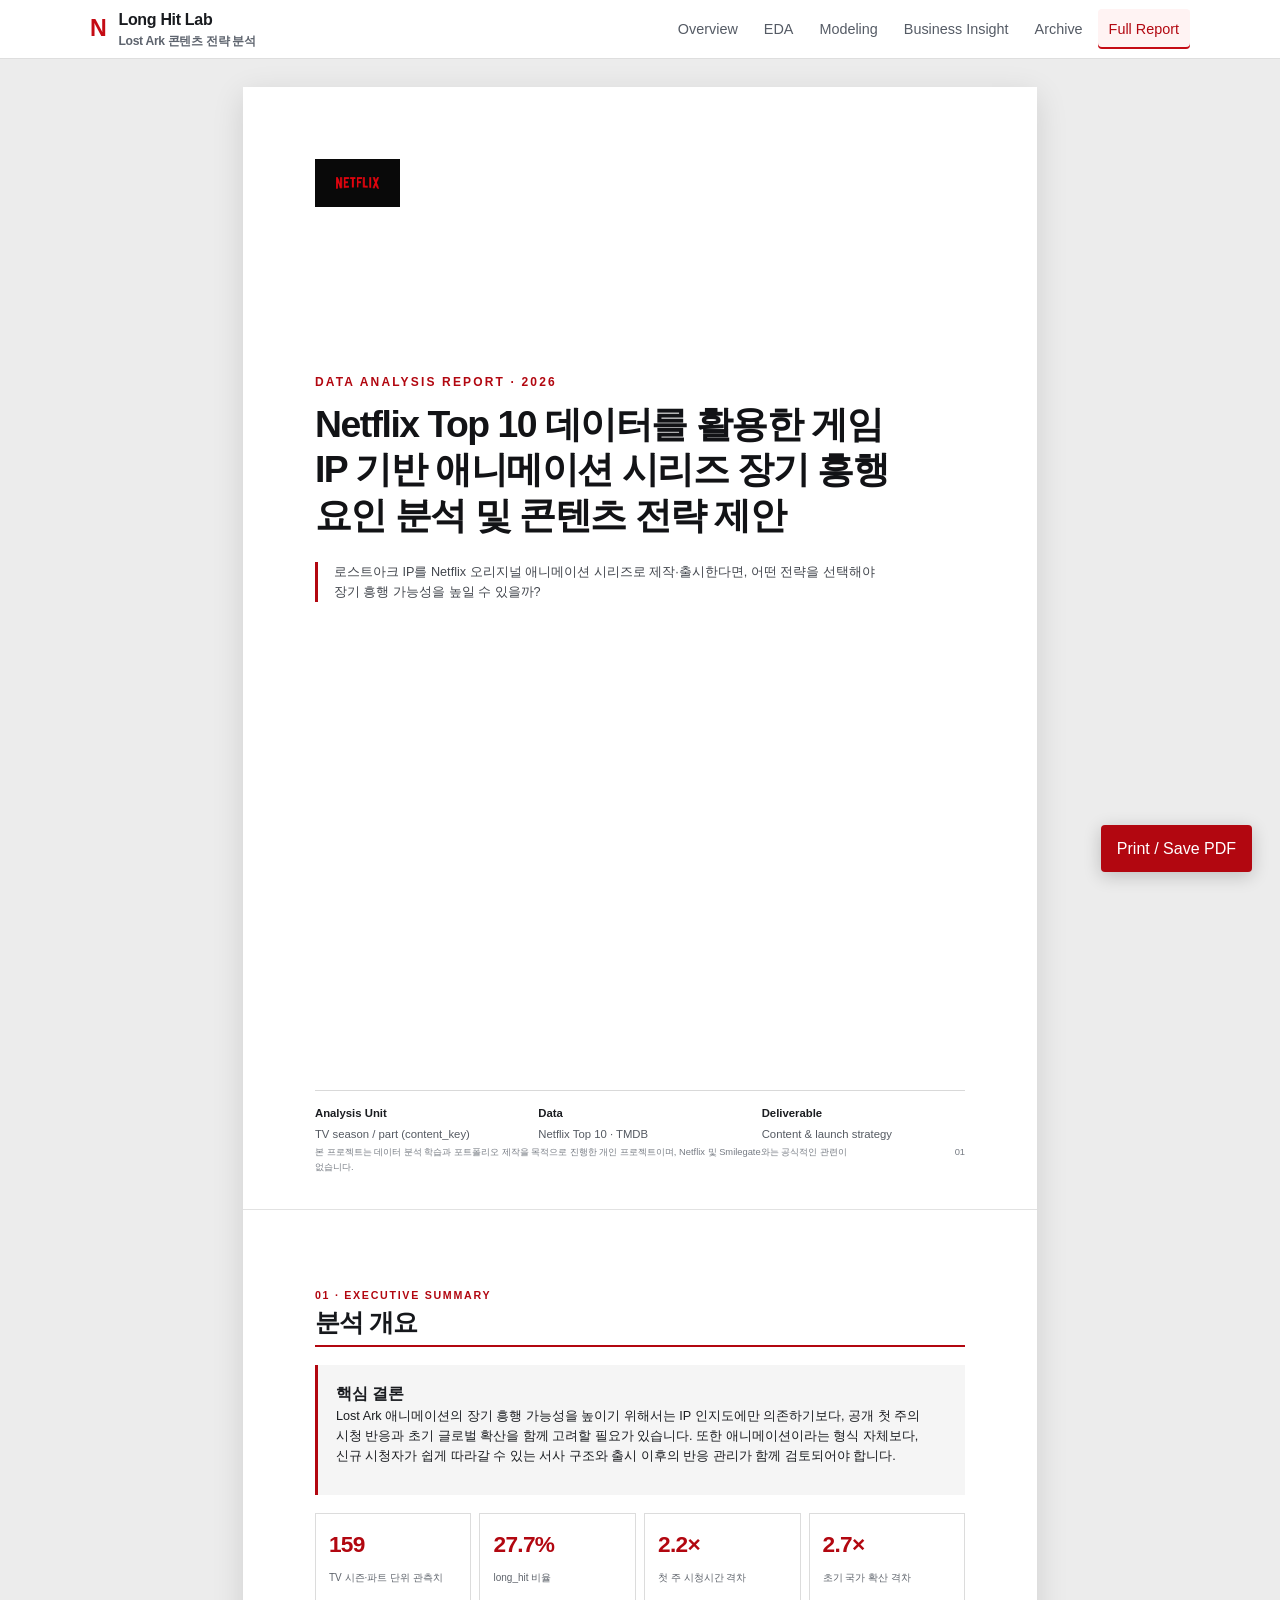
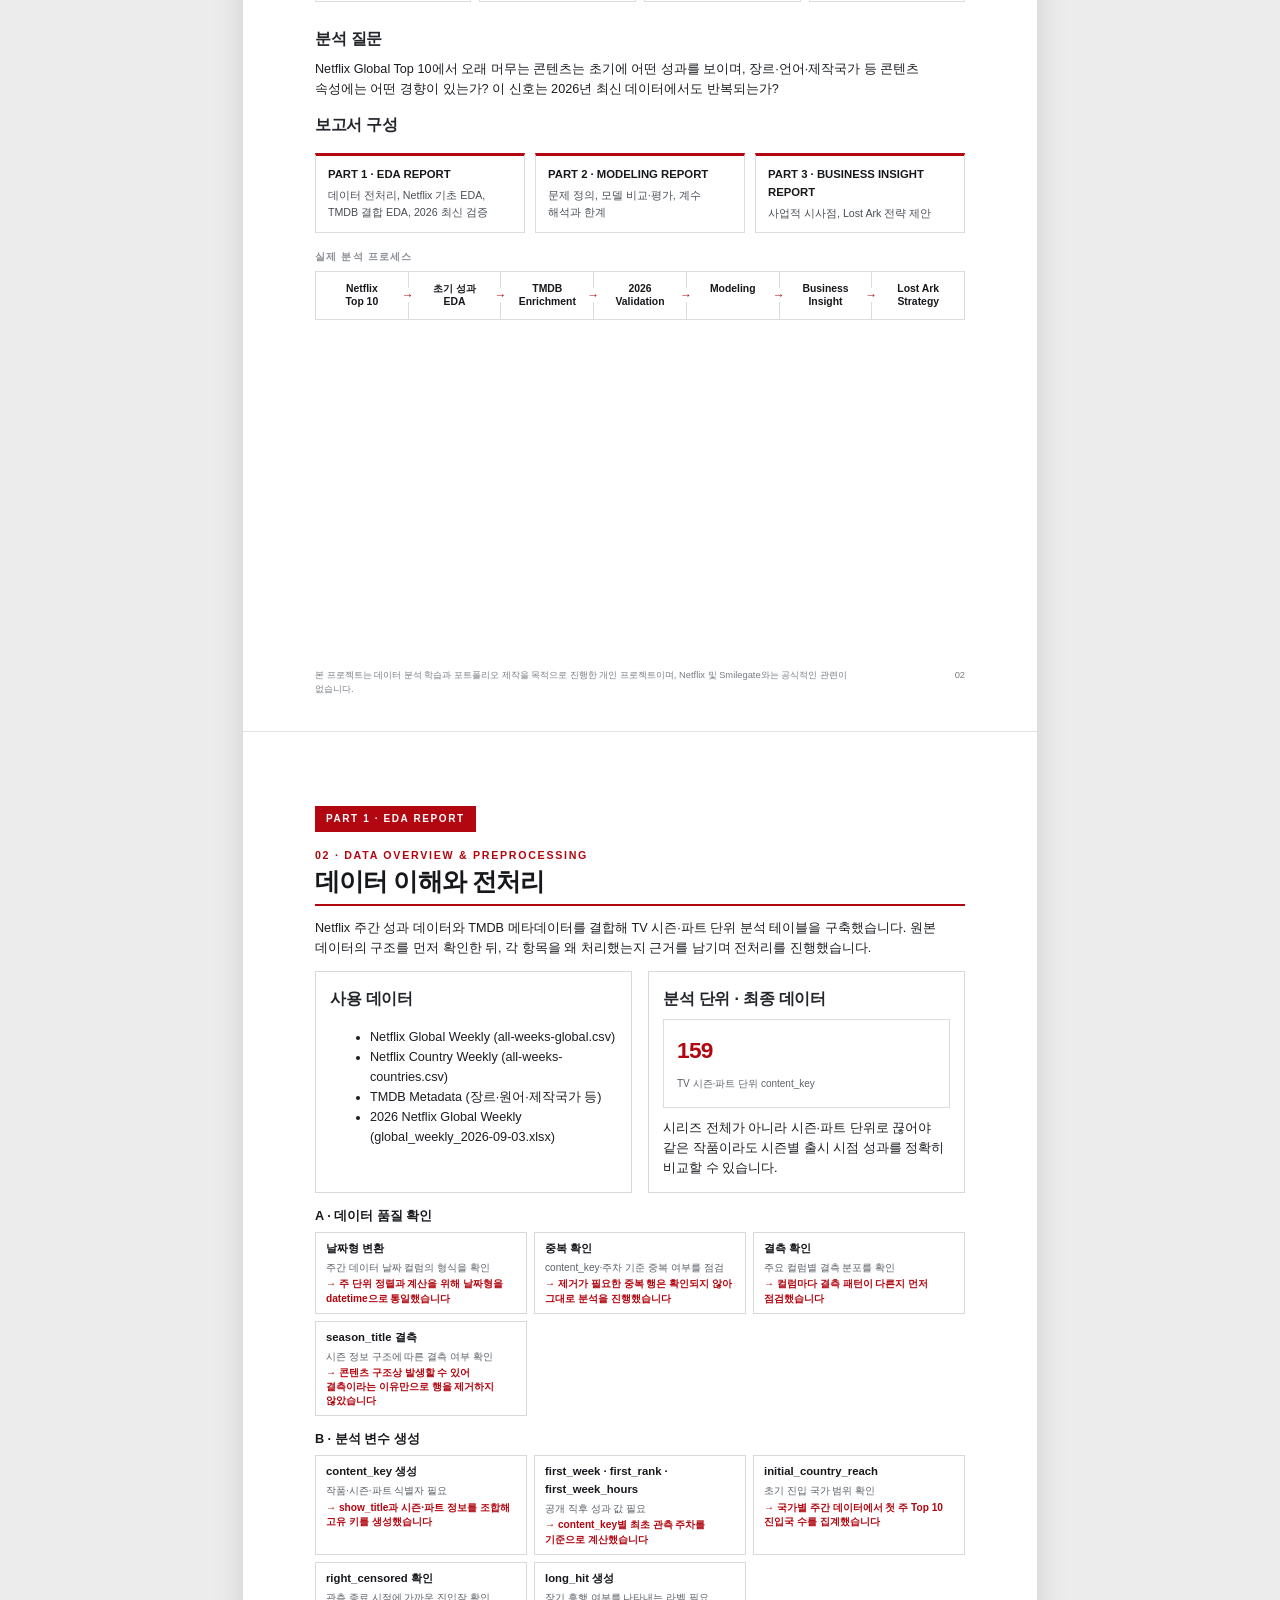
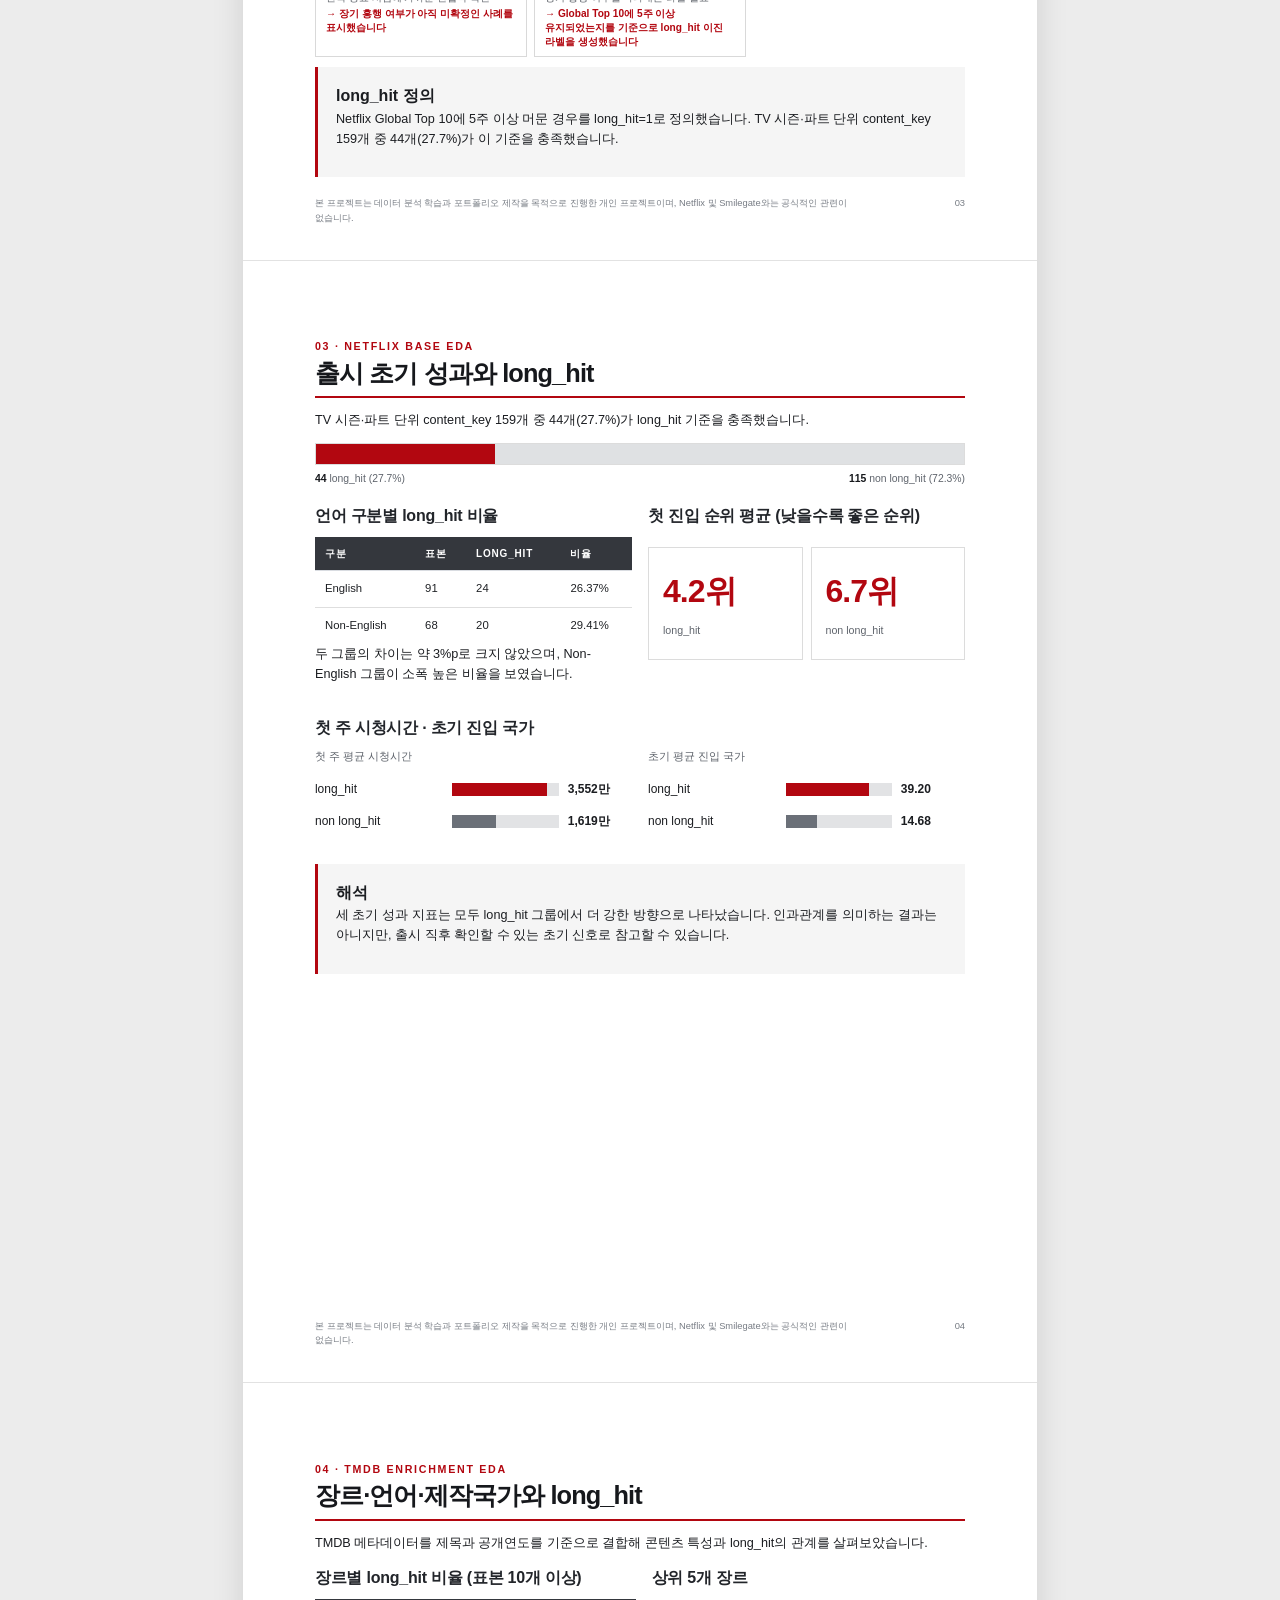
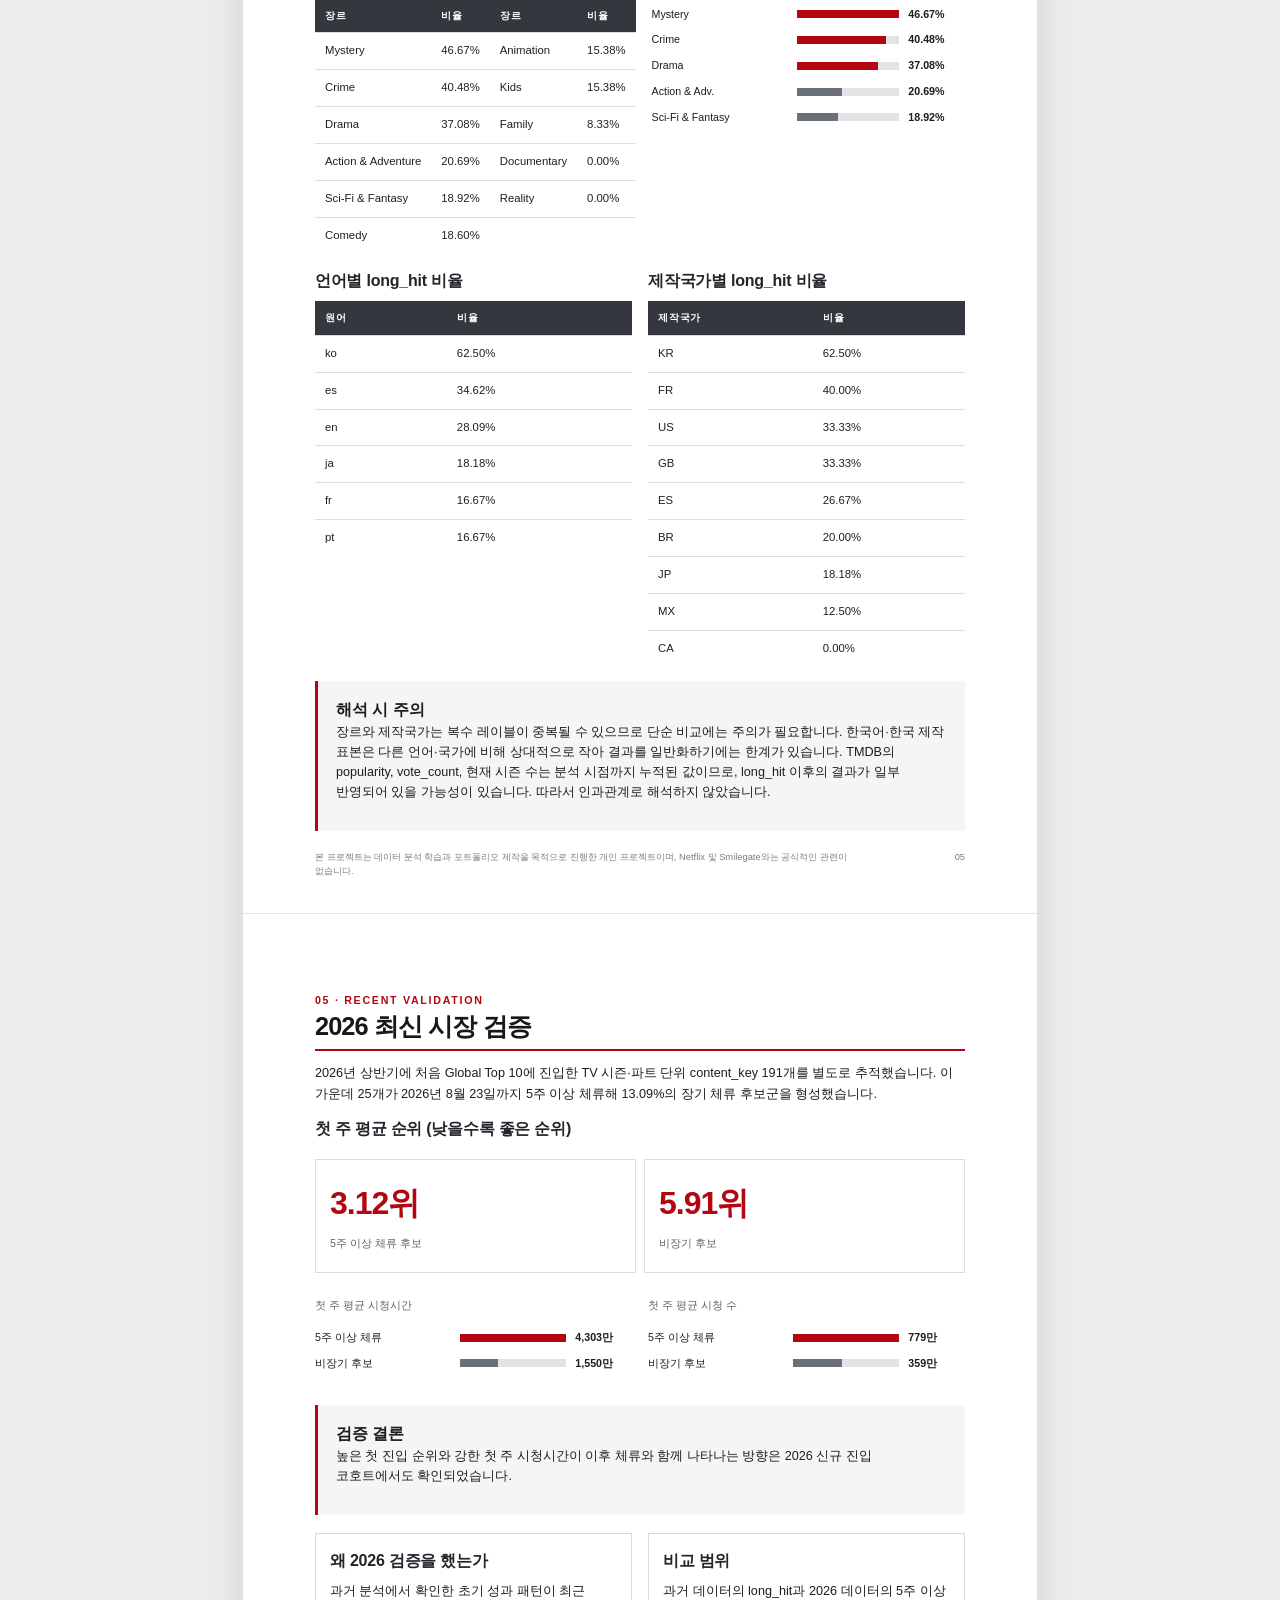
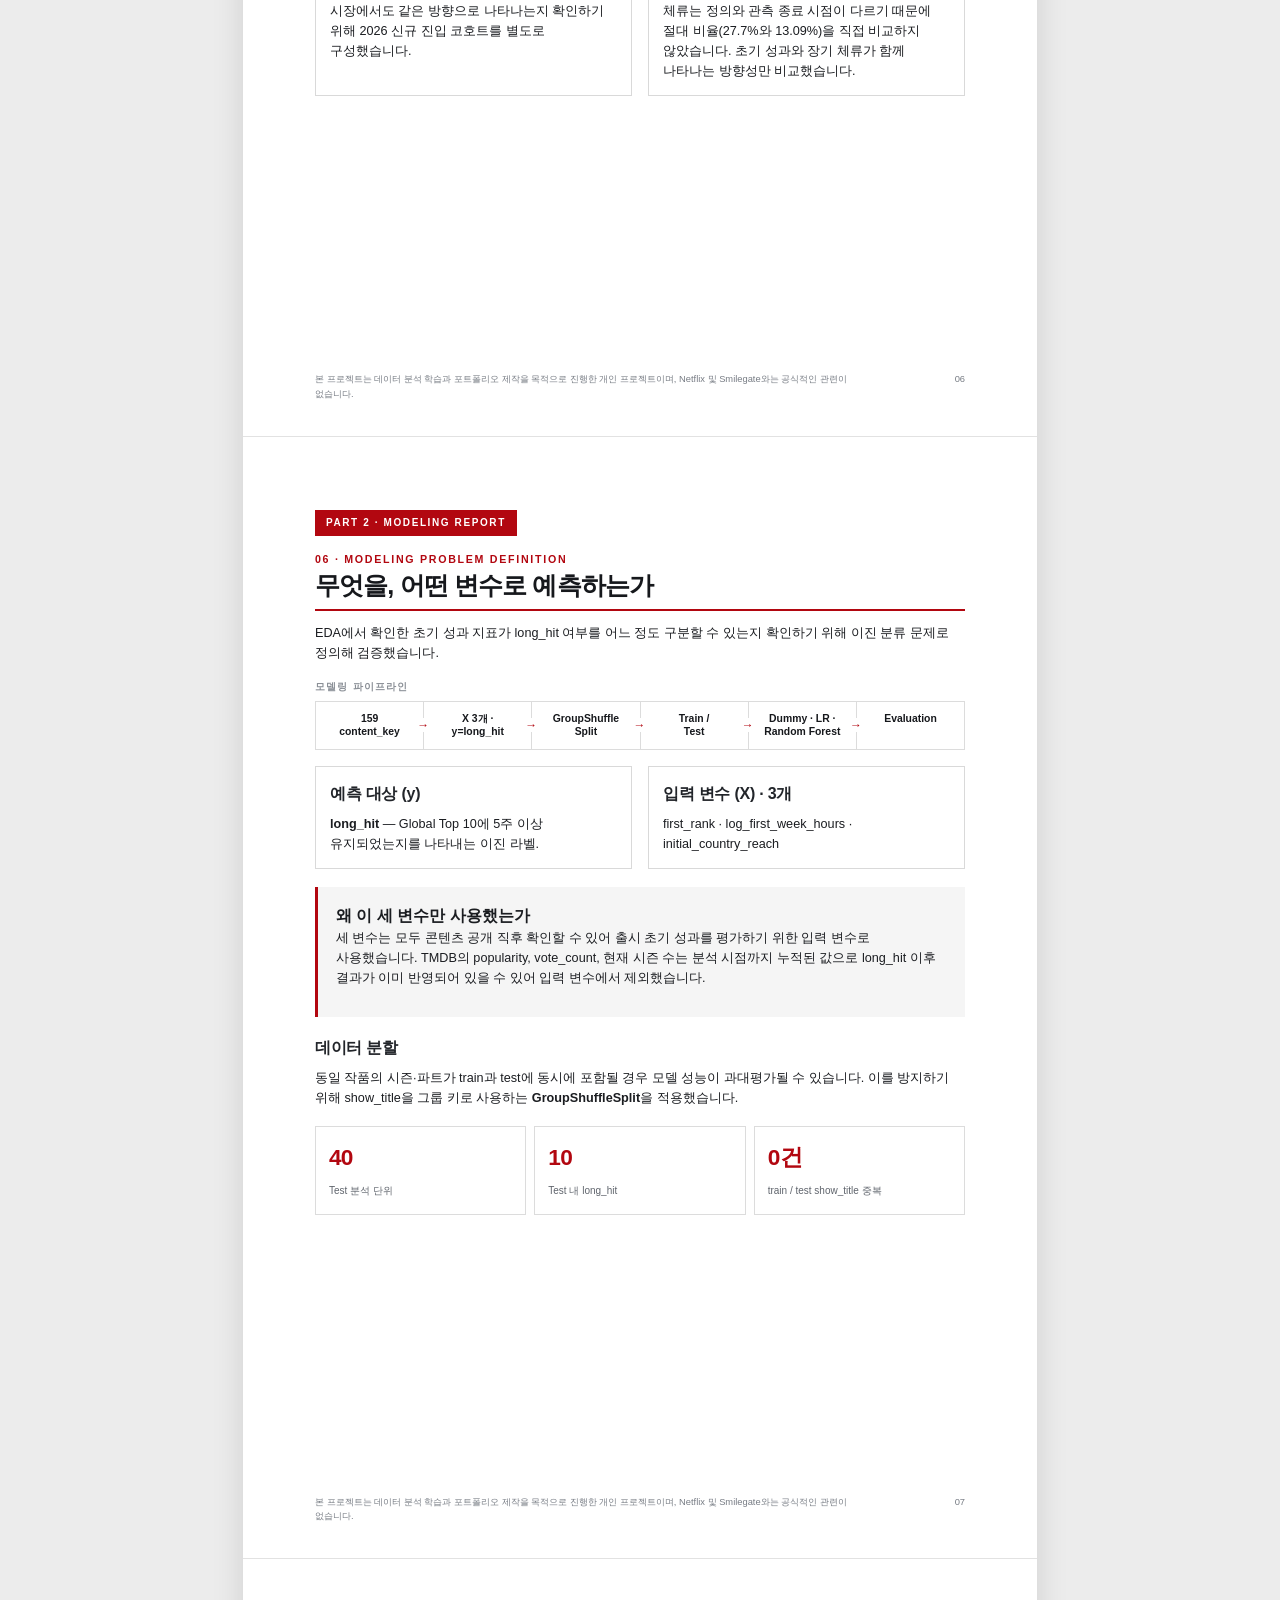
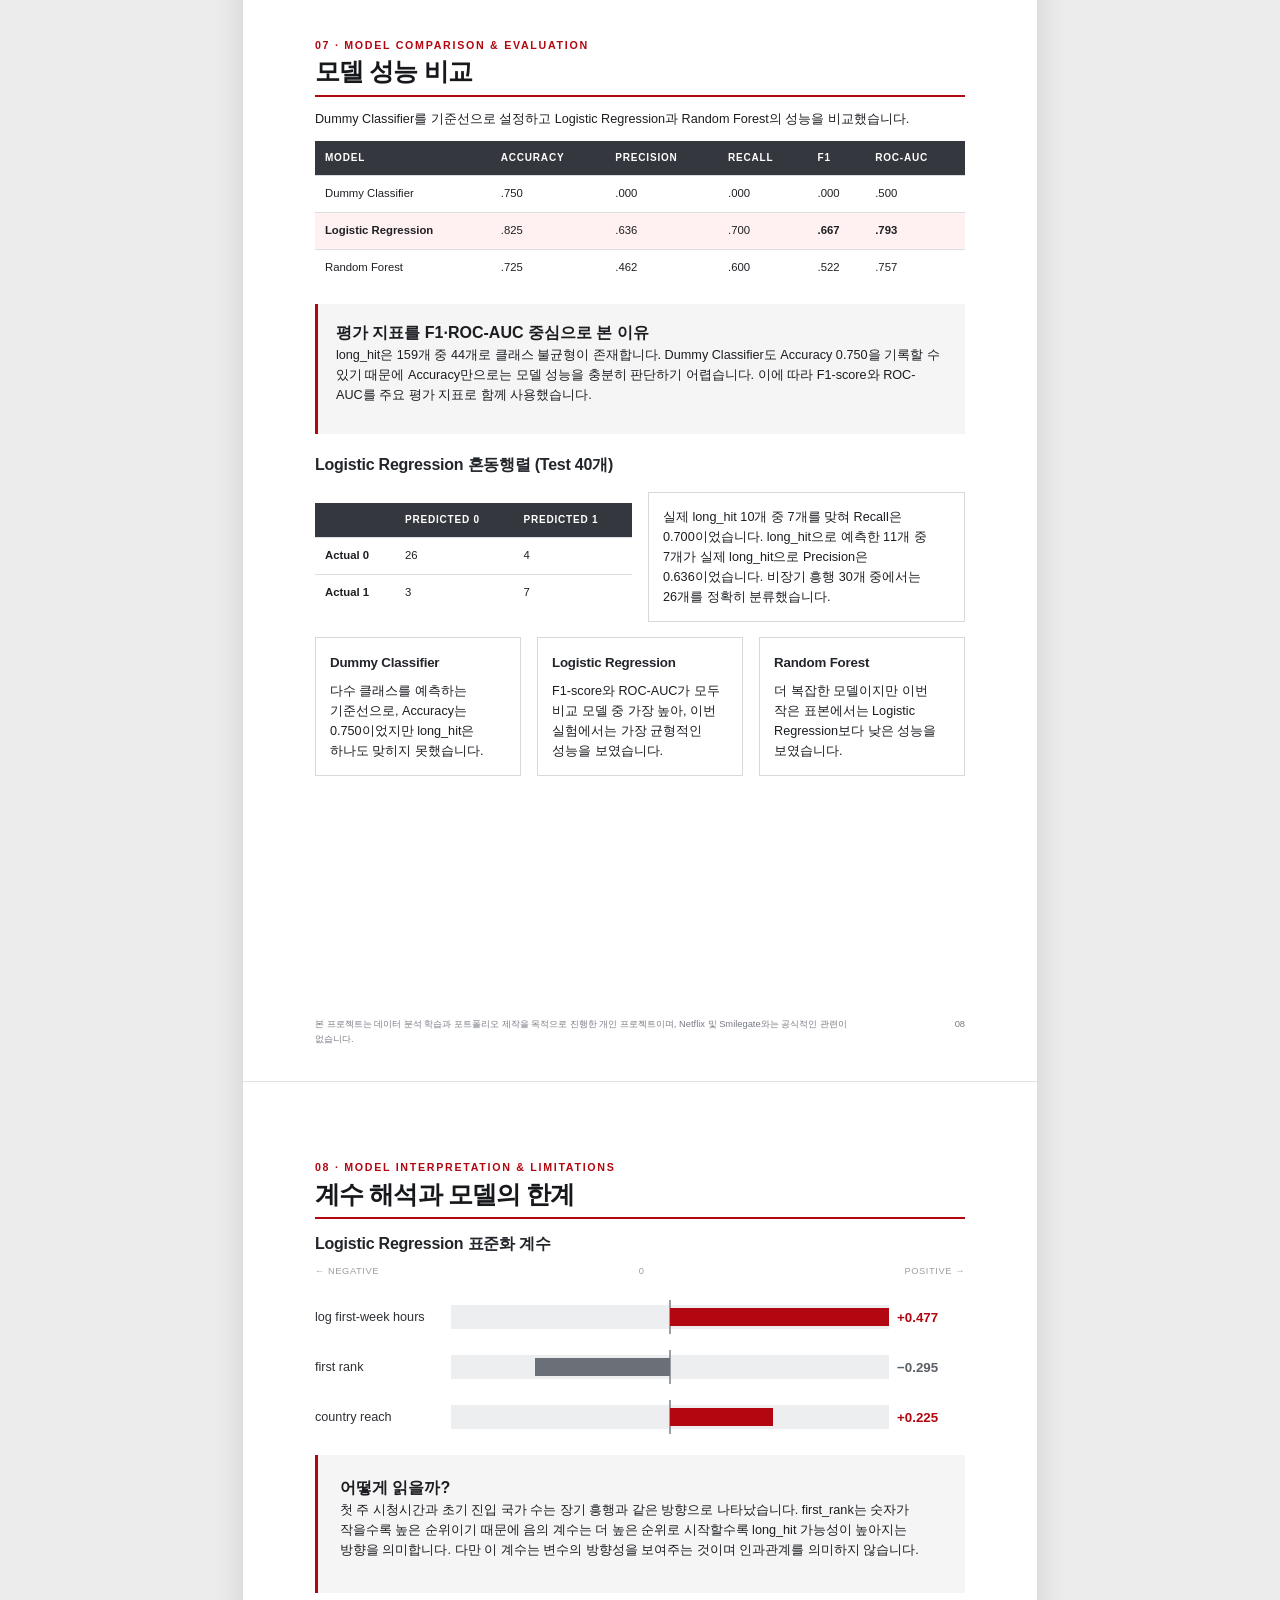
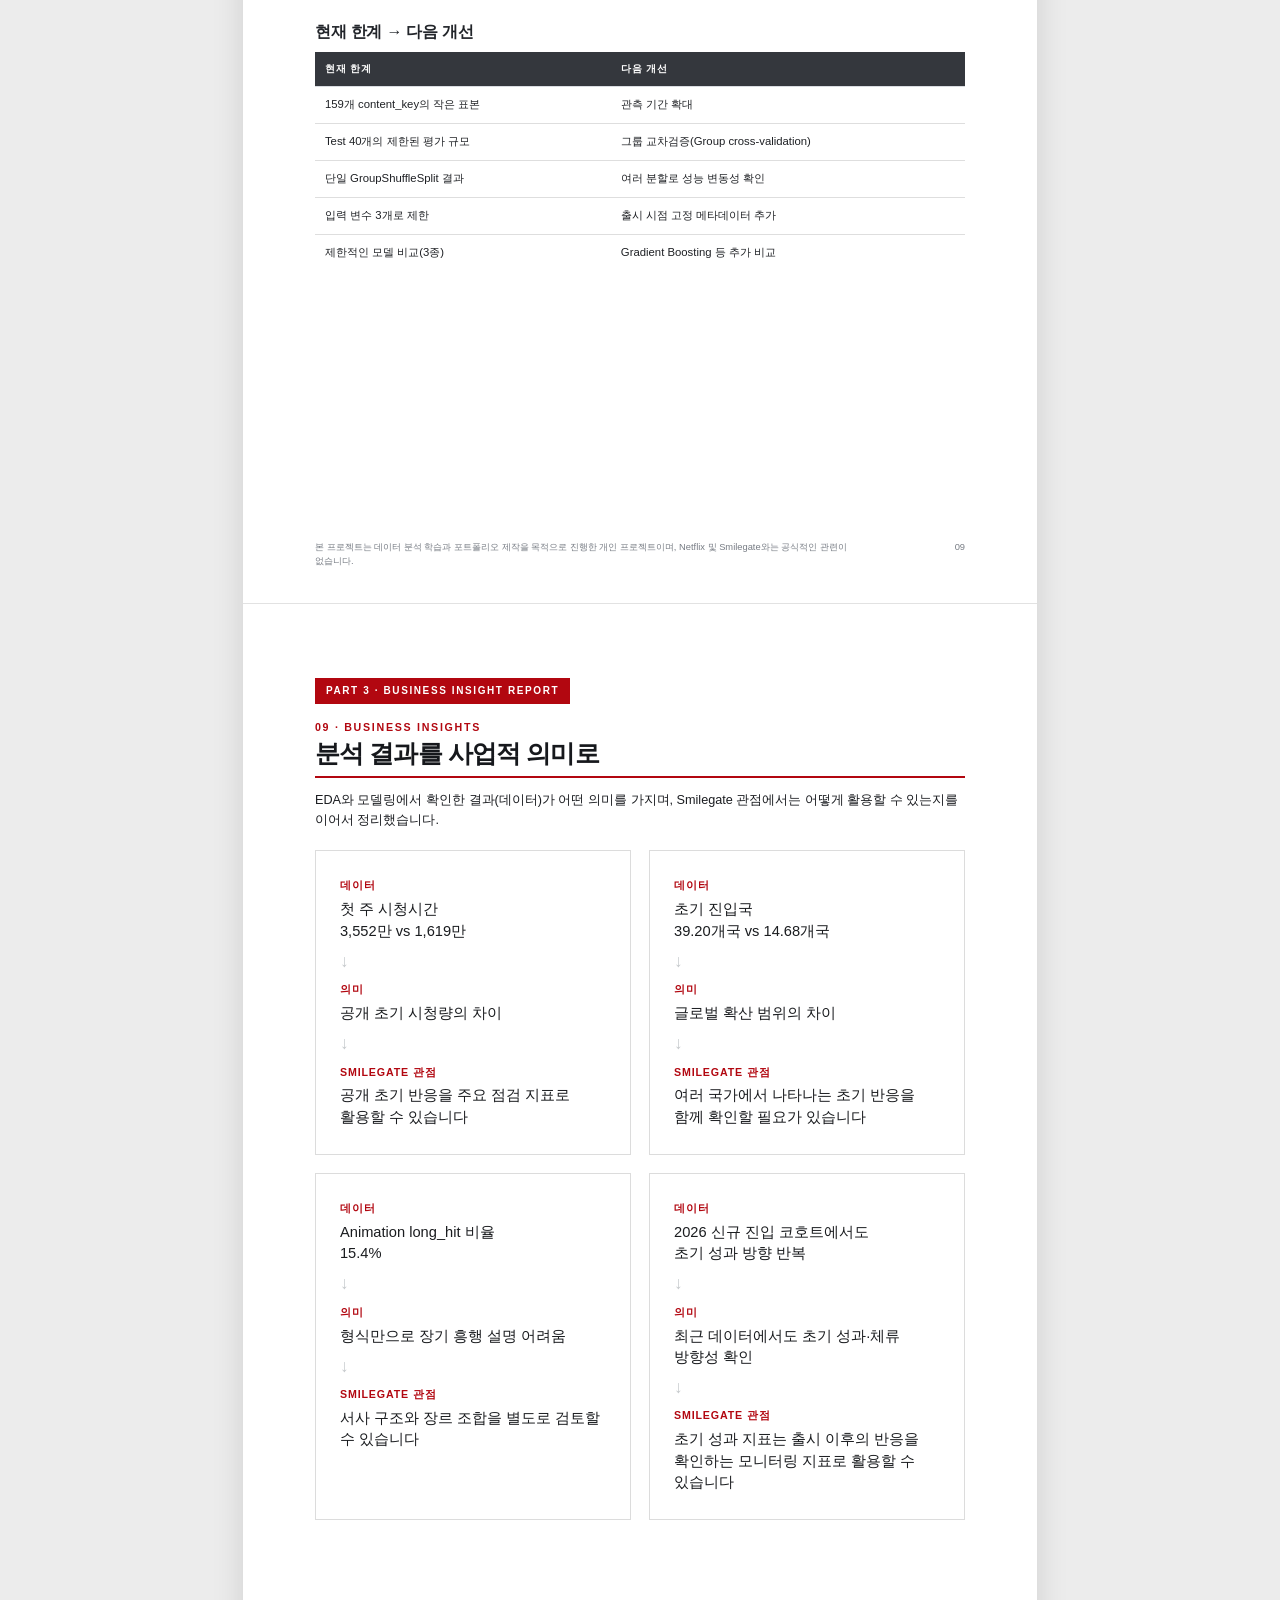
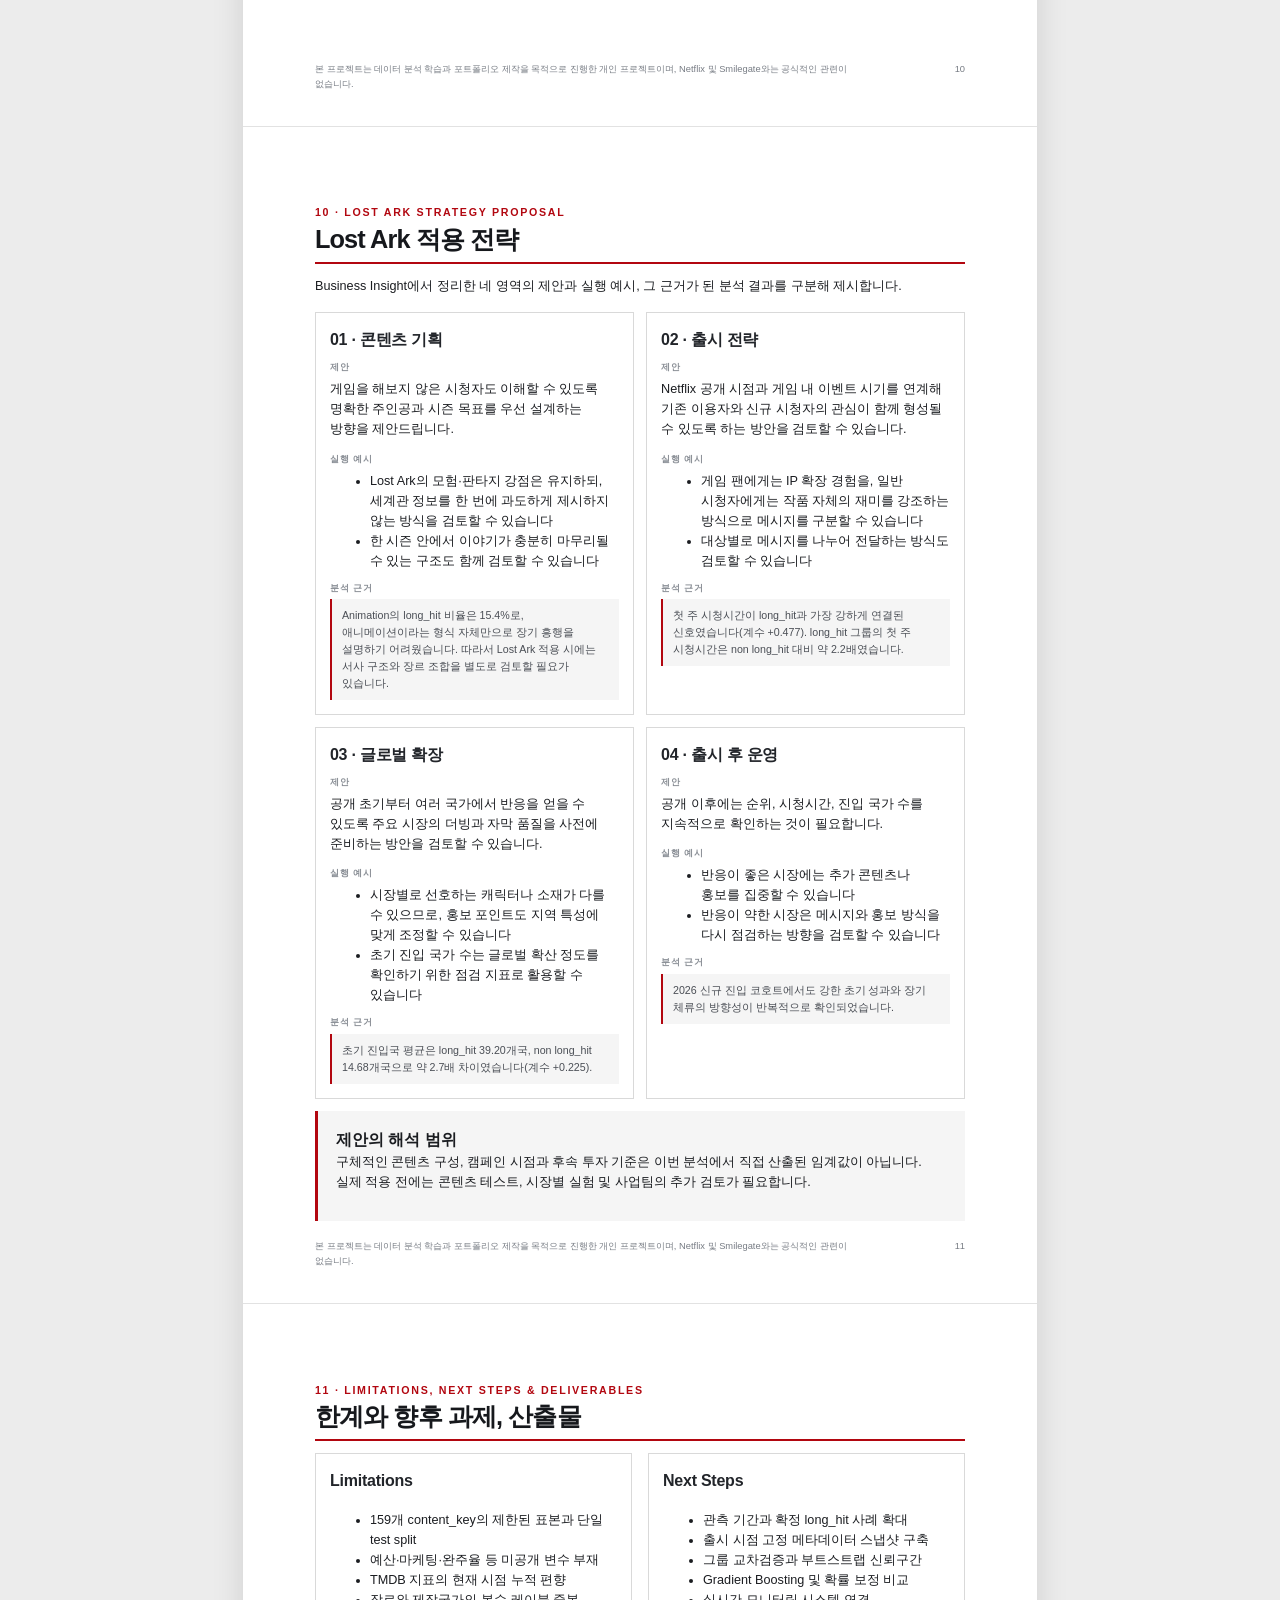
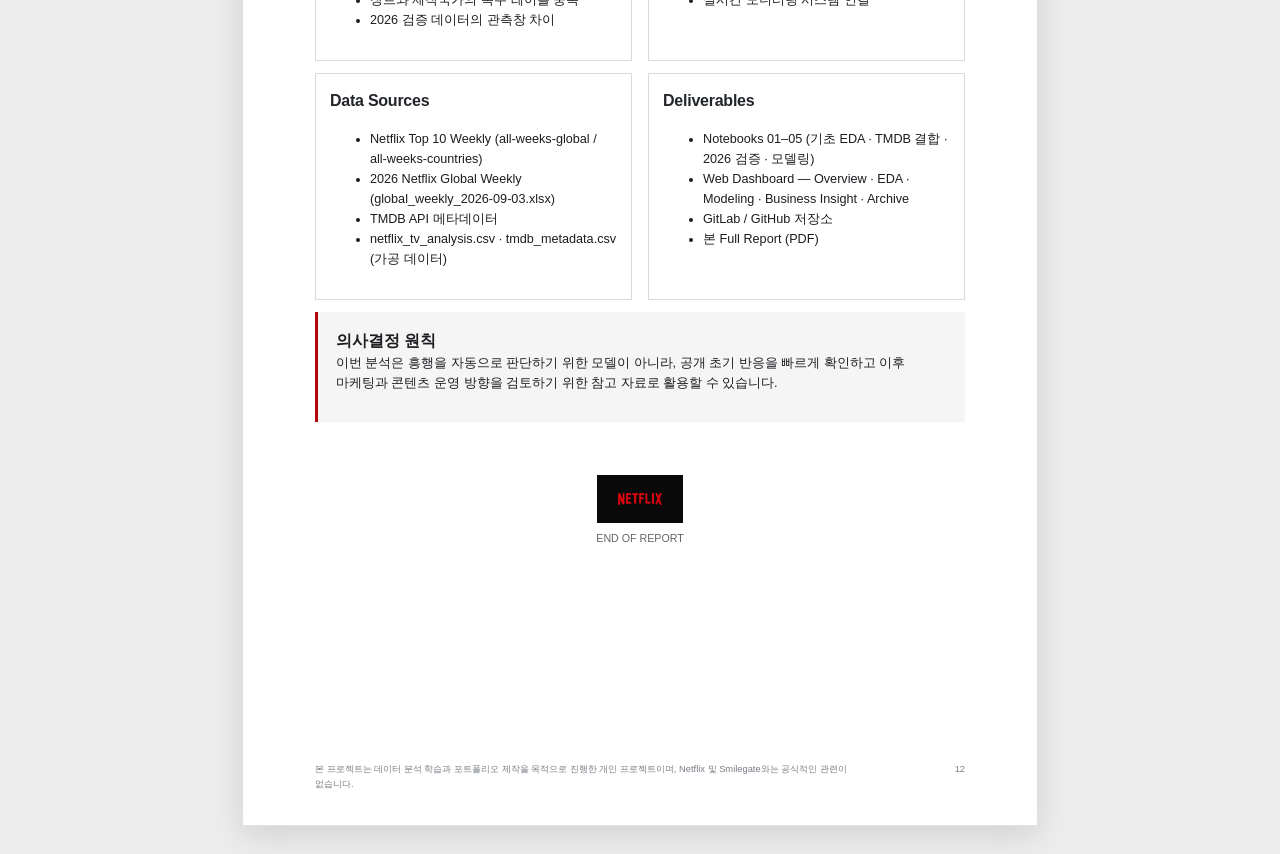
<file: dashboard/report/full_report.html>
<!doctype html><html lang="ko"><head><meta charset="utf-8"><meta name="viewport" content="width=device-width, initial-scale=1"><meta name="description" content="Netflix 게임 IP 장기 흥행 분석 전체 보고서"><title>Full Report | Netflix Game IP Strategy</title><link rel="stylesheet" href="../css/style.css"><link rel="stylesheet" href="../css/print.css"><script src="../js/dashboard.js" defer></script></head>
<body class="report-page"><header class="site-header"><nav class="nav-wrap" aria-label="주요 메뉴"><a class="brand-mark" href="../index.html#overview"><span class="brand-symbol">N</span><span>Long Hit Lab<small>Lost Ark 콘텐츠 전략 분석</small></span></a><button class="menu-toggle" type="button" aria-label="메뉴 열기" aria-expanded="false">메뉴</button><div class="nav-links"><a href="../index.html#overview">Overview</a><a href="../index.html#eda">EDA</a><a href="../index.html#modeling">Modeling</a><a href="../pages/insight.html">Business Insight</a><a href="../pages/archive.html">Archive</a><a class="active" aria-current="page" href="full_report.html">Full Report</a></div></nav></header>
<button class="print-action" type="button" data-print>Print / Save PDF</button>
<main class="report-shell">

  <section class="report-page-sheet report-cover"><div><img class="report-logo" src="../../images/netflix_logo.jpg" alt="Netflix 로고"><div class="report-label">DATA ANALYSIS REPORT · 2026</div><h1 class="report-title">Netflix Top 10 데이터를 활용한 게임 IP 기반 애니메이션 시리즈 장기 흥행 요인 분석 및 콘텐츠 전략 제안</h1><p class="report-subtitle">로스트아크 IP를 Netflix 오리지널 애니메이션 시리즈로 제작·출시한다면, 어떤 전략을 선택해야 장기 흥행 가능성을 높일 수 있을까?</p></div><div class="report-meta"><div><strong>Analysis Unit</strong>TV season / part (content_key)</div><div><strong>Data</strong>Netflix Top 10 · TMDB</div><div><strong>Deliverable</strong>Content &amp; launch strategy</div></div><div class="report-footer-note"><span class="disclaimer">본 프로젝트는 데이터 분석 학습과 포트폴리오 제작을 목적으로 진행한 개인 프로젝트이며, Netflix 및 Smilegate와는 공식적인 관련이 없습니다.</span><span>01</span></div></section>

  <section class="report-page-sheet"><span class="report-section-no">01 · EXECUTIVE SUMMARY</span><h2>분석 개요</h2><div class="report-summary"><b>핵심 결론</b><p>Lost Ark 애니메이션의 장기 흥행 가능성을 높이기 위해서는 IP 인지도에만 의존하기보다, 공개 첫 주의 시청 반응과 초기 글로벌 확산을 함께 고려할 필요가 있습니다. 또한 애니메이션이라는 형식 자체보다, 신규 시청자가 쉽게 따라갈 수 있는 서사 구조와 출시 이후의 반응 관리가 함께 검토되어야 합니다.</p></div><div class="report-kpis"><div class="report-kpi"><strong>159</strong><span>TV 시즌·파트 단위 관측치</span></div><div class="report-kpi"><strong>27.7%</strong><span>long_hit 비율</span></div><div class="report-kpi"><strong>2.2×</strong><span>첫 주 시청시간 격차</span></div><div class="report-kpi"><strong>2.7×</strong><span>초기 국가 확산 격차</span></div></div><h3>분석 질문</h3><p>Netflix Global Top 10에서 오래 머무는 콘텐츠는 초기에 어떤 성과를 보이며, 장르·언어·제작국가 등 콘텐츠 속성에는 어떤 경향이 있는가? 이 신호는 2026년 최신 데이터에서도 반복되는가?</p><h3>보고서 구성</h3><div class="report-index"><div><b>PART 1 · EDA REPORT</b>데이터 전처리, Netflix 기초 EDA, TMDB 결합 EDA, 2026 최신 검증</div><div><b>PART 2 · MODELING REPORT</b>문제 정의, 모델 비교·평가, 계수 해석과 한계</div><div><b>PART 3 · BUSINESS INSIGHT REPORT</b>사업적 시사점, Lost Ark 전략 제안</div></div><div class="report-flow-label">실제 분석 프로세스</div><div class="report-flow"><div><b>Netflix<br>Top 10</b></div><div><b>초기 성과<br>EDA</b></div><div><b>TMDB<br>Enrichment</b></div><div><b>2026<br>Validation</b></div><div><b>Modeling</b></div><div><b>Business<br>Insight</b></div><div><b>Lost Ark<br>Strategy</b></div></div><div class="report-footer-note"><span class="disclaimer">본 프로젝트는 데이터 분석 학습과 포트폴리오 제작을 목적으로 진행한 개인 프로젝트이며, Netflix 및 Smilegate와는 공식적인 관련이 없습니다.</span><span>02</span></div></section>

  <section class="report-page-sheet"><div class="report-part-label"><span>PART 1 · EDA REPORT</span></div><span class="report-section-no">02 · DATA OVERVIEW &amp; PREPROCESSING</span><h2>데이터 이해와 전처리</h2><p>Netflix 주간 성과 데이터와 TMDB 메타데이터를 결합해 TV 시즌·파트 단위 분석 테이블을 구축했습니다. 원본 데이터의 구조를 먼저 확인한 뒤, 각 항목을 왜 처리했는지 근거를 남기며 전처리를 진행했습니다.</p><div class="report-grid-2"><div class="report-card"><h3>사용 데이터</h3><ul><li>Netflix Global Weekly (all-weeks-global.csv)</li><li>Netflix Country Weekly (all-weeks-countries.csv)</li><li>TMDB Metadata (장르·원어·제작국가 등)</li><li>2026 Netflix Global Weekly (global_weekly_2026-09-03.xlsx)</li></ul></div><div class="report-card"><h3>분석 단위 · 최종 데이터</h3><div class="report-kpi" style="margin-bottom:10px"><strong>159</strong><span>TV 시즌·파트 단위 content_key</span></div><p>시리즈 전체가 아니라 시즌·파트 단위로 끊어야 같은 작품이라도 시즌별 출시 시점 성과를 정확히 비교할 수 있습니다.</p></div></div><div class="report-mini-heading">A · 데이터 품질 확인</div><div class="report-mini-grid"><div class="report-mini"><h4>날짜형 변환</h4><p>주간 데이터 날짜 컬럼의 형식을 확인</p><p class="then">→ 주 단위 정렬과 계산을 위해 날짜형을 datetime으로 통일했습니다</p></div><div class="report-mini"><h4>중복 확인</h4><p>content_key·주차 기준 중복 여부를 점검</p><p class="then">→ 제거가 필요한 중복 행은 확인되지 않아 그대로 분석을 진행했습니다</p></div><div class="report-mini"><h4>결측 확인</h4><p>주요 컬럼별 결측 분포를 확인</p><p class="then">→ 컬럼마다 결측 패턴이 다른지 먼저 점검했습니다</p></div><div class="report-mini"><h4>season_title 결측</h4><p>시즌 정보 구조에 따른 결측 여부 확인</p><p class="then">→ 콘텐츠 구조상 발생할 수 있어 결측이라는 이유만으로 행을 제거하지 않았습니다</p></div></div><div class="report-mini-heading">B · 분석 변수 생성</div><div class="report-mini-grid"><div class="report-mini"><h4>content_key 생성</h4><p>작품·시즌·파트 식별자 필요</p><p class="then">→ show_title과 시즌·파트 정보를 조합해 고유 키를 생성했습니다</p></div><div class="report-mini"><h4>first_week · first_rank · first_week_hours</h4><p>공개 직후 성과 값 필요</p><p class="then">→ content_key별 최초 관측 주차를 기준으로 계산했습니다</p></div><div class="report-mini"><h4>initial_country_reach</h4><p>초기 진입 국가 범위 확인</p><p class="then">→ 국가별 주간 데이터에서 첫 주 Top 10 진입국 수를 집계했습니다</p></div><div class="report-mini"><h4>right_censored 확인</h4><p>관측 종료 시점에 가까운 진입작 확인</p><p class="then">→ 장기 흥행 여부가 아직 미확정인 사례를 표시했습니다</p></div><div class="report-mini"><h4>long_hit 생성</h4><p>장기 흥행 여부를 나타내는 라벨 필요</p><p class="then">→ Global Top 10에 5주 이상 유지되었는지를 기준으로 long_hit 이진 라벨을 생성했습니다</p></div></div><div class="report-summary" style="margin-top:10px"><b>long_hit 정의</b><p>Netflix Global Top 10에 5주 이상 머문 경우를 long_hit=1로 정의했습니다. TV 시즌·파트 단위 content_key 159개 중 44개(27.7%)가 이 기준을 충족했습니다.</p></div><div class="report-footer-note"><span class="disclaimer">본 프로젝트는 데이터 분석 학습과 포트폴리오 제작을 목적으로 진행한 개인 프로젝트이며, Netflix 및 Smilegate와는 공식적인 관련이 없습니다.</span><span>03</span></div></section>

  <section class="report-page-sheet"><span class="report-section-no">03 · NETFLIX BASE EDA</span><h2>출시 초기 성과와 long_hit</h2><p>TV 시즌·파트 단위 content_key 159개 중 44개(27.7%)가 long_hit 기준을 충족했습니다.</p><div class="report-split"><div class="seg-hit" style="width:27.7%"></div><div class="seg-non" style="width:72.3%"></div></div><div class="report-split-legend"><span><b>44</b> long_hit (27.7%)</span><span><b>115</b> non long_hit (72.3%)</span></div><div class="report-grid-2" style="margin-top:16px"><div><h3>언어 구분별 long_hit 비율</h3><table><thead><tr><th>구분</th><th>표본</th><th>long_hit</th><th>비율</th></tr></thead><tbody><tr><td>English</td><td>91</td><td>24</td><td>26.37%</td></tr><tr><td>Non-English</td><td>68</td><td>20</td><td>29.41%</td></tr></tbody></table><p>두 그룹의 차이는 약 3%p로 크지 않았으며, Non-English 그룹이 소폭 높은 비율을 보였습니다.</p></div><div><h3>첫 진입 순위 평균 (낮을수록 좋은 순위)</h3><div class="report-kpis" style="grid-template-columns:1fr 1fr"><div class="report-kpi lg"><strong>4.2위</strong><span>long_hit</span></div><div class="report-kpi lg"><strong>6.7위</strong><span>non long_hit</span></div></div></div></div><h3 style="margin-top:18px">첫 주 시청시간 · 초기 진입 국가</h3><div class="report-grid-2"><div><p style="margin-bottom:4px;font-size:8pt;color:#5f646c">첫 주 평균 시청시간</p><div class="report-bars lg"><div class="report-bar"><span>long_hit</span><div class="report-track"><div class="report-fill" style="--w:88.8%"></div></div><b>3,552만</b></div><div class="report-bar"><span>non long_hit</span><div class="report-track"><div class="report-fill gray" style="--w:40.5%"></div></div><b>1,619만</b></div></div></div><div><p style="margin-bottom:4px;font-size:8pt;color:#5f646c">초기 평균 진입 국가</p><div class="report-bars lg"><div class="report-bar"><span>long_hit</span><div class="report-track"><div class="report-fill" style="--w:78.4%"></div></div><b>39.20</b></div><div class="report-bar"><span>non long_hit</span><div class="report-track"><div class="report-fill gray" style="--w:29.4%"></div></div><b>14.68</b></div></div></div></div><div class="report-summary"><b>해석</b><p>세 초기 성과 지표는 모두 long_hit 그룹에서 더 강한 방향으로 나타났습니다. 인과관계를 의미하는 결과는 아니지만, 출시 직후 확인할 수 있는 초기 신호로 참고할 수 있습니다.</p></div><div class="report-footer-note"><span class="disclaimer">본 프로젝트는 데이터 분석 학습과 포트폴리오 제작을 목적으로 진행한 개인 프로젝트이며, Netflix 및 Smilegate와는 공식적인 관련이 없습니다.</span><span>04</span></div></section>

  <section class="report-page-sheet"><span class="report-section-no">04 · TMDB ENRICHMENT EDA</span><h2>장르·언어·제작국가와 long_hit</h2><p>TMDB 메타데이터를 제목과 공개연도를 기준으로 결합해 콘텐츠 특성과 long_hit의 관계를 살펴보았습니다.</p><div class="report-grid-2"><div><h3>장르별 long_hit 비율 (표본 10개 이상)</h3><table><thead><tr><th>장르</th><th>비율</th><th>장르</th><th>비율</th></tr></thead><tbody><tr><td>Mystery</td><td>46.67%</td><td>Animation</td><td>15.38%</td></tr><tr><td>Crime</td><td>40.48%</td><td>Kids</td><td>15.38%</td></tr><tr><td>Drama</td><td>37.08%</td><td>Family</td><td>8.33%</td></tr><tr><td>Action &amp; Adventure</td><td>20.69%</td><td>Documentary</td><td>0.00%</td></tr><tr><td>Sci-Fi &amp; Fantasy</td><td>18.92%</td><td>Reality</td><td>0.00%</td></tr><tr><td>Comedy</td><td>18.60%</td><td></td><td></td></tr></tbody></table></div><div><h3>상위 5개 장르</h3><div class="report-bars"><div class="report-bar"><span>Mystery</span><div class="report-track"><div class="report-fill" style="--w:100%"></div></div><b>46.67%</b></div><div class="report-bar"><span>Crime</span><div class="report-track"><div class="report-fill" style="--w:86.7%"></div></div><b>40.48%</b></div><div class="report-bar"><span>Drama</span><div class="report-track"><div class="report-fill" style="--w:79.4%"></div></div><b>37.08%</b></div><div class="report-bar"><span>Action &amp; Adv.</span><div class="report-track"><div class="report-fill gray" style="--w:44.3%"></div></div><b>20.69%</b></div><div class="report-bar"><span>Sci-Fi &amp; Fantasy</span><div class="report-track"><div class="report-fill gray" style="--w:40.5%"></div></div><b>18.92%</b></div></div></div></div><div class="report-grid-2" style="margin-top:14px"><div><h3>언어별 long_hit 비율</h3><table><thead><tr><th>원어</th><th>비율</th></tr></thead><tbody><tr><td>ko</td><td>62.50%</td></tr><tr><td>es</td><td>34.62%</td></tr><tr><td>en</td><td>28.09%</td></tr><tr><td>ja</td><td>18.18%</td></tr><tr><td>fr</td><td>16.67%</td></tr><tr><td>pt</td><td>16.67%</td></tr></tbody></table></div><div><h3>제작국가별 long_hit 비율</h3><table><thead><tr><th>제작국가</th><th>비율</th></tr></thead><tbody><tr><td>KR</td><td>62.50%</td></tr><tr><td>FR</td><td>40.00%</td></tr><tr><td>US</td><td>33.33%</td></tr><tr><td>GB</td><td>33.33%</td></tr><tr><td>ES</td><td>26.67%</td></tr><tr><td>BR</td><td>20.00%</td></tr><tr><td>JP</td><td>18.18%</td></tr><tr><td>MX</td><td>12.50%</td></tr><tr><td>CA</td><td>0.00%</td></tr></tbody></table></div></div><div class="report-summary" style="margin-top:14px"><b>해석 시 주의</b><p>장르와 제작국가는 복수 레이블이 중복될 수 있으므로 단순 비교에는 주의가 필요합니다. 한국어·한국 제작 표본은 다른 언어·국가에 비해 상대적으로 작아 결과를 일반화하기에는 한계가 있습니다. TMDB의 popularity, vote_count, 현재 시즌 수는 분석 시점까지 누적된 값이므로, long_hit 이후의 결과가 일부 반영되어 있을 가능성이 있습니다. 따라서 인과관계로 해석하지 않았습니다.</p></div><div class="report-footer-note"><span class="disclaimer">본 프로젝트는 데이터 분석 학습과 포트폴리오 제작을 목적으로 진행한 개인 프로젝트이며, Netflix 및 Smilegate와는 공식적인 관련이 없습니다.</span><span>05</span></div></section>

  <section class="report-page-sheet"><span class="report-section-no">05 · RECENT VALIDATION</span><h2>2026 최신 시장 검증</h2><p>2026년 상반기에 처음 Global Top 10에 진입한 TV 시즌·파트 단위 content_key 191개를 별도로 추적했습니다. 이 가운데 25개가 2026년 8월 23일까지 5주 이상 체류해 13.09%의 장기 체류 후보군을 형성했습니다.</p><h3>첫 주 평균 순위 (낮을수록 좋은 순위)</h3><div class="report-kpis" style="grid-template-columns:1fr 1fr"><div class="report-kpi lg"><strong>3.12위</strong><span>5주 이상 체류 후보</span></div><div class="report-kpi lg"><strong>5.91위</strong><span>비장기 후보</span></div></div><div class="report-grid-2" style="margin-top:16px"><div><p style="margin-bottom:4px;font-size:8pt;color:#5f646c">첫 주 평균 시청시간</p><div class="report-bars"><div class="report-bar"><span>5주 이상 체류</span><div class="report-track"><div class="report-fill" style="--w:100%"></div></div><b>4,303만</b></div><div class="report-bar"><span>비장기 후보</span><div class="report-track"><div class="report-fill gray" style="--w:36%"></div></div><b>1,550만</b></div></div></div><div><p style="margin-bottom:4px;font-size:8pt;color:#5f646c">첫 주 평균 시청 수</p><div class="report-bars"><div class="report-bar"><span>5주 이상 체류</span><div class="report-track"><div class="report-fill" style="--w:100%"></div></div><b>779만</b></div><div class="report-bar"><span>비장기 후보</span><div class="report-track"><div class="report-fill gray" style="--w:46.1%"></div></div><b>359만</b></div></div></div></div><div class="report-summary"><b>검증 결론</b><p>높은 첫 진입 순위와 강한 첫 주 시청시간이 이후 체류와 함께 나타나는 방향은 2026 신규 진입 코호트에서도 확인되었습니다.</p></div><div class="report-grid-2" style="margin-top:12px"><div class="report-card"><h3>왜 2026 검증을 했는가</h3><p>과거 분석에서 확인한 초기 성과 패턴이 최근 시장에서도 같은 방향으로 나타나는지 확인하기 위해 2026 신규 진입 코호트를 별도로 구성했습니다.</p></div><div class="report-card"><h3>비교 범위</h3><p>과거 데이터의 long_hit과 2026 데이터의 5주 이상 체류는 정의와 관측 종료 시점이 다르기 때문에 절대 비율(27.7%와 13.09%)을 직접 비교하지 않았습니다. 초기 성과와 장기 체류가 함께 나타나는 방향성만 비교했습니다.</p></div></div><div class="report-footer-note"><span class="disclaimer">본 프로젝트는 데이터 분석 학습과 포트폴리오 제작을 목적으로 진행한 개인 프로젝트이며, Netflix 및 Smilegate와는 공식적인 관련이 없습니다.</span><span>06</span></div></section>

  <section class="report-page-sheet"><div class="report-part-label"><span>PART 2 · MODELING REPORT</span></div><span class="report-section-no">06 · MODELING PROBLEM DEFINITION</span><h2>무엇을, 어떤 변수로 예측하는가</h2><p>EDA에서 확인한 초기 성과 지표가 long_hit 여부를 어느 정도 구분할 수 있는지 확인하기 위해 이진 분류 문제로 정의해 검증했습니다.</p><div class="report-flow-label">모델링 파이프라인</div><div class="report-flow"><div><b>159<br>content_key</b></div><div><b>X 3개 ·<br>y=long_hit</b></div><div><b>GroupShuffle<br>Split</b></div><div><b>Train /<br>Test</b></div><div><b>Dummy · LR ·<br>Random Forest</b></div><div><b>Evaluation</b></div></div><div class="report-grid-2" style="margin-top:16px"><div class="report-card"><h3>예측 대상 (y)</h3><p><b>long_hit</b> — Global Top 10에 5주 이상 유지되었는지를 나타내는 이진 라벨.</p></div><div class="report-card"><h3>입력 변수 (X) · 3개</h3><p>first_rank · log_first_week_hours · initial_country_reach</p></div></div><div class="report-summary"><b>왜 이 세 변수만 사용했는가</b><p>세 변수는 모두 콘텐츠 공개 직후 확인할 수 있어 출시 초기 성과를 평가하기 위한 입력 변수로 사용했습니다. TMDB의 popularity, vote_count, 현재 시즌 수는 분석 시점까지 누적된 값으로 long_hit 이후 결과가 이미 반영되어 있을 수 있어 입력 변수에서 제외했습니다.</p></div><h3>데이터 분할</h3><p>동일 작품의 시즌·파트가 train과 test에 동시에 포함될 경우 모델 성능이 과대평가될 수 있습니다. 이를 방지하기 위해 show_title을 그룹 키로 사용하는 <b>GroupShuffleSplit</b>을 적용했습니다.</p><div class="report-kpis" style="grid-template-columns:repeat(3,1fr)"><div class="report-kpi"><strong>40</strong><span>Test 분석 단위</span></div><div class="report-kpi"><strong>10</strong><span>Test 내 long_hit</span></div><div class="report-kpi"><strong>0건</strong><span>train / test show_title 중복</span></div></div><div class="report-footer-note"><span class="disclaimer">본 프로젝트는 데이터 분석 학습과 포트폴리오 제작을 목적으로 진행한 개인 프로젝트이며, Netflix 및 Smilegate와는 공식적인 관련이 없습니다.</span><span>07</span></div></section>

  <section class="report-page-sheet"><span class="report-section-no">07 · MODEL COMPARISON &amp; EVALUATION</span><h2>모델 성능 비교</h2><p>Dummy Classifier를 기준선으로 설정하고 Logistic Regression과 Random Forest의 성능을 비교했습니다.</p><table><thead><tr><th>Model</th><th>Accuracy</th><th>Precision</th><th>Recall</th><th>F1</th><th>ROC-AUC</th></tr></thead><tbody><tr><td>Dummy Classifier</td><td>.750</td><td>.000</td><td>.000</td><td>.000</td><td>.500</td></tr><tr class="best"><td><b>Logistic Regression</b></td><td>.825</td><td>.636</td><td>.700</td><td><b>.667</b></td><td><b>.793</b></td></tr><tr><td>Random Forest</td><td>.725</td><td>.462</td><td>.600</td><td>.522</td><td>.757</td></tr></tbody></table><div class="report-summary"><b>평가 지표를 F1·ROC-AUC 중심으로 본 이유</b><p>long_hit은 159개 중 44개로 클래스 불균형이 존재합니다. Dummy Classifier도 Accuracy 0.750을 기록할 수 있기 때문에 Accuracy만으로는 모델 성능을 충분히 판단하기 어렵습니다. 이에 따라 F1-score와 ROC-AUC를 주요 평가 지표로 함께 사용했습니다.</p></div><h3>Logistic Regression 혼동행렬 (Test 40개)</h3><div class="report-confusion"><table><thead><tr><th></th><th>Predicted 0</th><th>Predicted 1</th></tr></thead><tbody><tr><td><b>Actual 0</b></td><td>26</td><td>4</td></tr><tr><td><b>Actual 1</b></td><td>3</td><td>7</td></tr></tbody></table><div class="report-card"><p>실제 long_hit 10개 중 7개를 맞혀 Recall은 0.700이었습니다. long_hit으로 예측한 11개 중 7개가 실제 long_hit으로 Precision은 0.636이었습니다. 비장기 흥행 30개 중에서는 26개를 정확히 분류했습니다.</p></div></div><div class="report-grid-2" style="grid-template-columns:repeat(3,1fr);margin-top:14px"><div class="report-card"><h3 style="font-size:10pt">Dummy Classifier</h3><p>다수 클래스를 예측하는 기준선으로, Accuracy는 0.750이었지만 long_hit은 하나도 맞히지 못했습니다.</p></div><div class="report-card"><h3 style="font-size:10pt">Logistic Regression</h3><p>F1-score와 ROC-AUC가 모두 비교 모델 중 가장 높아, 이번 실험에서는 가장 균형적인 성능을 보였습니다.</p></div><div class="report-card"><h3 style="font-size:10pt">Random Forest</h3><p>더 복잡한 모델이지만 이번 작은 표본에서는 Logistic Regression보다 낮은 성능을 보였습니다.</p></div></div><div class="report-footer-note"><span class="disclaimer">본 프로젝트는 데이터 분석 학습과 포트폴리오 제작을 목적으로 진행한 개인 프로젝트이며, Netflix 및 Smilegate와는 공식적인 관련이 없습니다.</span><span>08</span></div></section>

  <section class="report-page-sheet"><span class="report-section-no">08 · MODEL INTERPRETATION &amp; LIMITATIONS</span><h2>계수 해석과 모델의 한계</h2><h3>Logistic Regression 표준화 계수</h3><div class="report-diverge-scale"><span>← negative</span><span>0</span><span>positive →</span></div><div class="report-diverge-row"><span>log first-week hours</span><div class="report-diverge-axis"><div class="report-diverge-bar pos" style="width:50%"></div></div><b class="pos">+0.477</b></div><div class="report-diverge-row"><span>first rank</span><div class="report-diverge-axis"><div class="report-diverge-bar neg" style="width:30.9%"></div></div><b class="neg">−0.295</b></div><div class="report-diverge-row"><span>country reach</span><div class="report-diverge-axis"><div class="report-diverge-bar pos" style="width:23.6%"></div></div><b class="pos">+0.225</b></div><div class="report-summary" style="margin-top:22px;padding:20px 22px"><b>어떻게 읽을까?</b><p>첫 주 시청시간과 초기 진입 국가 수는 장기 흥행과 같은 방향으로 나타났습니다. first_rank는 숫자가 작을수록 높은 순위이기 때문에 음의 계수는 더 높은 순위로 시작할수록 long_hit 가능성이 높아지는 방향을 의미합니다. 다만 이 계수는 변수의 방향성을 보여주는 것이며 인과관계를 의미하지 않습니다.</p></div><h3 style="margin-top:26px">현재 한계 → 다음 개선</h3><table class="report-pair-table"><thead><tr><th>현재 한계</th><th>다음 개선</th></tr></thead><tbody><tr><td>159개 content_key의 작은 표본</td><td>관측 기간 확대</td></tr><tr><td>Test 40개의 제한된 평가 규모</td><td>그룹 교차검증(Group cross-validation)</td></tr><tr><td>단일 GroupShuffleSplit 결과</td><td>여러 분할로 성능 변동성 확인</td></tr><tr><td>입력 변수 3개로 제한</td><td>출시 시점 고정 메타데이터 추가</td></tr><tr><td>제한적인 모델 비교(3종)</td><td>Gradient Boosting 등 추가 비교</td></tr></tbody></table><div class="report-footer-note"><span class="disclaimer">본 프로젝트는 데이터 분석 학습과 포트폴리오 제작을 목적으로 진행한 개인 프로젝트이며, Netflix 및 Smilegate와는 공식적인 관련이 없습니다.</span><span>09</span></div></section>

  <section class="report-page-sheet"><div class="report-part-label"><span>PART 3 · BUSINESS INSIGHT REPORT</span></div><span class="report-section-no">09 · BUSINESS INSIGHTS</span><h2>분석 결과를 사업적 의미로</h2><p>EDA와 모델링에서 확인한 결과(데이터)가 어떤 의미를 가지며, Smilegate 관점에서는 어떻게 활용할 수 있는지를 이어서 정리했습니다.</p><div class="report-vchain-grid"><div class="report-vchain"><div class="step"><b>데이터</b><p>첫 주 시청시간<br>3,552만 vs 1,619만</p></div><div class="varrow">↓</div><div class="step"><b>의미</b><p>공개 초기 시청량의 차이</p></div><div class="varrow">↓</div><div class="step"><b>Smilegate 관점</b><p>공개 초기 반응을 주요 점검 지표로 활용할 수 있습니다</p></div></div><div class="report-vchain"><div class="step"><b>데이터</b><p>초기 진입국<br>39.20개국 vs 14.68개국</p></div><div class="varrow">↓</div><div class="step"><b>의미</b><p>글로벌 확산 범위의 차이</p></div><div class="varrow">↓</div><div class="step"><b>Smilegate 관점</b><p>여러 국가에서 나타나는 초기 반응을 함께 확인할 필요가 있습니다</p></div></div><div class="report-vchain"><div class="step"><b>데이터</b><p>Animation long_hit 비율<br>15.4%</p></div><div class="varrow">↓</div><div class="step"><b>의미</b><p>형식만으로 장기 흥행 설명 어려움</p></div><div class="varrow">↓</div><div class="step"><b>Smilegate 관점</b><p>서사 구조와 장르 조합을 별도로 검토할 수 있습니다</p></div></div><div class="report-vchain"><div class="step"><b>데이터</b><p>2026 신규 진입 코호트에서도<br>초기 성과 방향 반복</p></div><div class="varrow">↓</div><div class="step"><b>의미</b><p>최근 데이터에서도 초기 성과·체류 방향성 확인</p></div><div class="varrow">↓</div><div class="step"><b>Smilegate 관점</b><p>초기 성과 지표는 출시 이후의 반응을 확인하는 모니터링 지표로 활용할 수 있습니다</p></div></div></div><div class="report-footer-note"><span class="disclaimer">본 프로젝트는 데이터 분석 학습과 포트폴리오 제작을 목적으로 진행한 개인 프로젝트이며, Netflix 및 Smilegate와는 공식적인 관련이 없습니다.</span><span>10</span></div></section>

  <section class="report-page-sheet"><span class="report-section-no">10 · LOST ARK STRATEGY PROPOSAL</span><h2>Lost Ark 적용 전략</h2><p>Business Insight에서 정리한 네 영역의 제안과 실행 예시, 그 근거가 된 분석 결과를 구분해 제시합니다.</p><div class="report-strategy"><div class="report-proposal-card"><h3>01 · 콘텐츠 기획</h3><span class="report-proposal-label">제안</span><p>게임을 해보지 않은 시청자도 이해할 수 있도록 명확한 주인공과 시즌 목표를 우선 설계하는 방향을 제안드립니다.</p><span class="report-proposal-label">실행 예시</span><ul><li>Lost Ark의 모험·판타지 강점은 유지하되, 세계관 정보를 한 번에 과도하게 제시하지 않는 방식을 검토할 수 있습니다</li><li>한 시즌 안에서 이야기가 충분히 마무리될 수 있는 구조도 함께 검토할 수 있습니다</li></ul><span class="report-proposal-label">분석 근거</span><div class="report-proposal-basis">Animation의 long_hit 비율은 15.4%로, 애니메이션이라는 형식 자체만으로 장기 흥행을 설명하기 어려웠습니다. 따라서 Lost Ark 적용 시에는 서사 구조와 장르 조합을 별도로 검토할 필요가 있습니다.</div></div><div class="report-proposal-card"><h3>02 · 출시 전략</h3><span class="report-proposal-label">제안</span><p>Netflix 공개 시점과 게임 내 이벤트 시기를 연계해 기존 이용자와 신규 시청자의 관심이 함께 형성될 수 있도록 하는 방안을 검토할 수 있습니다.</p><span class="report-proposal-label">실행 예시</span><ul><li>게임 팬에게는 IP 확장 경험을, 일반 시청자에게는 작품 자체의 재미를 강조하는 방식으로 메시지를 구분할 수 있습니다</li><li>대상별로 메시지를 나누어 전달하는 방식도 검토할 수 있습니다</li></ul><span class="report-proposal-label">분석 근거</span><div class="report-proposal-basis">첫 주 시청시간이 long_hit과 가장 강하게 연결된 신호였습니다(계수 +0.477). long_hit 그룹의 첫 주 시청시간은 non long_hit 대비 약 2.2배였습니다.</div></div><div class="report-proposal-card"><h3>03 · 글로벌 확장</h3><span class="report-proposal-label">제안</span><p>공개 초기부터 여러 국가에서 반응을 얻을 수 있도록 주요 시장의 더빙과 자막 품질을 사전에 준비하는 방안을 검토할 수 있습니다.</p><span class="report-proposal-label">실행 예시</span><ul><li>시장별로 선호하는 캐릭터나 소재가 다를 수 있으므로, 홍보 포인트도 지역 특성에 맞게 조정할 수 있습니다</li><li>초기 진입 국가 수는 글로벌 확산 정도를 확인하기 위한 점검 지표로 활용할 수 있습니다</li></ul><span class="report-proposal-label">분석 근거</span><div class="report-proposal-basis">초기 진입국 평균은 long_hit 39.20개국, non long_hit 14.68개국으로 약 2.7배 차이였습니다(계수 +0.225).</div></div><div class="report-proposal-card"><h3>04 · 출시 후 운영</h3><span class="report-proposal-label">제안</span><p>공개 이후에는 순위, 시청시간, 진입 국가 수를 지속적으로 확인하는 것이 필요합니다.</p><span class="report-proposal-label">실행 예시</span><ul><li>반응이 좋은 시장에는 추가 콘텐츠나 홍보를 집중할 수 있습니다</li><li>반응이 약한 시장은 메시지와 홍보 방식을 다시 점검하는 방향을 검토할 수 있습니다</li></ul><span class="report-proposal-label">분석 근거</span><div class="report-proposal-basis">2026 신규 진입 코호트에서도 강한 초기 성과와 장기 체류의 방향성이 반복적으로 확인되었습니다.</div></div></div><div class="report-summary" style="margin-top:12px"><b>제안의 해석 범위</b><p>구체적인 콘텐츠 구성, 캠페인 시점과 후속 투자 기준은 이번 분석에서 직접 산출된 임계값이 아닙니다. 실제 적용 전에는 콘텐츠 테스트, 시장별 실험 및 사업팀의 추가 검토가 필요합니다.</p></div><div class="report-footer-note"><span class="disclaimer">본 프로젝트는 데이터 분석 학습과 포트폴리오 제작을 목적으로 진행한 개인 프로젝트이며, Netflix 및 Smilegate와는 공식적인 관련이 없습니다.</span><span>11</span></div></section>

  <section class="report-page-sheet"><span class="report-section-no">11 · LIMITATIONS, NEXT STEPS &amp; DELIVERABLES</span><h2>한계와 향후 과제, 산출물</h2><div class="report-grid-2"><div class="report-card"><h3>Limitations</h3><ul><li>159개 content_key의 제한된 표본과 단일 test split</li><li>예산·마케팅·완주율 등 미공개 변수 부재</li><li>TMDB 지표의 현재 시점 누적 편향</li><li>장르와 제작국가의 복수 레이블 중복</li><li>2026 검증 데이터의 관측창 차이</li></ul></div><div class="report-card"><h3>Next Steps</h3><ul><li>관측 기간과 확정 long_hit 사례 확대</li><li>출시 시점 고정 메타데이터 스냅샷 구축</li><li>그룹 교차검증과 부트스트랩 신뢰구간</li><li>Gradient Boosting 및 확률 보정 비교</li><li>실시간 모니터링 시스템 연결</li></ul></div></div><div class="report-grid-2" style="margin-top:12px"><div class="report-card"><h3>Data Sources</h3><ul><li>Netflix Top 10 Weekly (all-weeks-global / all-weeks-countries)</li><li>2026 Netflix Global Weekly (global_weekly_2026-09-03.xlsx)</li><li>TMDB API 메타데이터</li><li>netflix_tv_analysis.csv · tmdb_metadata.csv (가공 데이터)</li></ul></div><div class="report-card"><h3>Deliverables</h3><ul><li>Notebooks 01–05 (기초 EDA · TMDB 결합 · 2026 검증 · 모델링)</li><li>Web Dashboard — Overview · EDA · Modeling · Business Insight · Archive</li><li>GitLab / GitHub 저장소</li><li>본 Full Report (PDF)</li></ul></div></div><div class="report-summary" style="margin-top:12px"><b>의사결정 원칙</b><p>이번 분석은 흥행을 자동으로 판단하기 위한 모델이 아니라, 공개 초기 반응을 빠르게 확인하고 이후 마케팅과 콘텐츠 운영 방향을 검토하기 위한 참고 자료로 활용할 수 있습니다.</p></div><div style="margin-top:14mm;text-align:center"><img class="report-logo" src="../../images/netflix_logo.jpg" alt="Netflix 로고" style="object-position:center"><p style="color:#666;font-size:8pt">END OF REPORT</p></div><div class="report-footer-note"><span class="disclaimer">본 프로젝트는 데이터 분석 학습과 포트폴리오 제작을 목적으로 진행한 개인 프로젝트이며, Netflix 및 Smilegate와는 공식적인 관련이 없습니다.</span><span>12</span></div></section>

</main></body></html>
</file>
<file: dashboard/css/style.css>
:root {
  --bg: #090a0c;
  --surface: #111318;
  --surface-2: #171a20;
  --line: #2a2e36;
  --text: #f5f5f6;
  --muted: #a8adb7;
  --red: #e50914;
  --red-soft: #ff3d47;
  --green: #54c98a;
  --amber: #f2b84b;
  --max: 1180px;
}

* { box-sizing: border-box; }
html { scroll-behavior: smooth; color-scheme: dark light; }
body {
  margin: 0;
  overflow-x: hidden;
  background: var(--bg);
  color: var(--text);
  font-family: Inter, Pretendard, "Noto Sans KR", system-ui, -apple-system, BlinkMacSystemFont, "Segoe UI", sans-serif;
  line-height: 1.65;
  word-break: keep-all;
}
a { color: inherit; text-decoration: none; }
img { max-width: 100%; }
button { font: inherit; }

.site-header {
  position: sticky;
  top: 0;
  z-index: 20;
  border-bottom: 1px solid rgba(255,255,255,.08);
  background: rgba(9,10,12,.94);
  backdrop-filter: blur(14px);
}
.nav-wrap {
  width: min(var(--max), calc(100% - 48px));
  min-height: 68px;
  margin: auto;
  display: flex;
  align-items: center;
  justify-content: space-between;
  gap: 28px;
}
.brand-mark { display: flex; align-items: center; gap: 12px; font-weight: 800; letter-spacing: -.02em; }
.brand-symbol { color: var(--red); font-size: 1.45rem; line-height: 1; }
.brand-mark small { display: block; color: var(--muted); font-size: .76rem; font-weight: 600; }
.nav-links { display: flex; align-items: center; gap: 4px; }
.nav-links a { padding: 9px 11px; color: #bdc1c9; font-size: .9rem; border-radius: 4px; }
.nav-links a:hover { color: #fff; background: rgba(255,255,255,.05); }
.nav-links a.active { color: #fff; background: rgba(229,9,20,.14); box-shadow: inset 0 -2px var(--red); }
.menu-toggle { display: none; color: #fff; background: transparent; border: 1px solid var(--line); border-radius: 4px; padding: 7px 10px; }

.container { width: min(var(--max), calc(100% - 48px)); margin: 0 auto; }
.hero { position: relative; overflow: hidden; padding: 92px 0 74px; border-bottom: 1px solid var(--line); }
.hero::before { content: ""; position: absolute; inset: 0; pointer-events: none; background: radial-gradient(circle at 82% 18%, rgba(229,9,20,.17), transparent 31%), linear-gradient(110deg, transparent 55%, rgba(255,255,255,.02)); }
.hero-grid { position: relative; display: grid; grid-template-columns: minmax(0, 1.35fr) minmax(300px, .65fr); gap: 70px; align-items: center; }
.eyebrow { margin: 0 0 16px; color: var(--red-soft); font-size: .74rem; font-weight: 800; letter-spacing: .17em; text-transform: uppercase; }
h1, h2, h3, p { margin-top: 0; }
h1 { max-width: 860px; margin-bottom: 24px; font-size: clamp(2.45rem, 5vw, 4.9rem); line-height: 1.08; letter-spacing: -.055em; }
h2 { margin-bottom: 12px; font-size: clamp(1.75rem, 3vw, 2.6rem); line-height: 1.2; letter-spacing: -.035em; }
h3 { margin-bottom: 8px; font-size: 1.08rem; letter-spacing: -.015em; }
.lead { max-width: 780px; color: #c4c8d0; font-size: 1.08rem; }
.hero-actions { display: flex; gap: 10px; flex-wrap: wrap; margin-top: 32px; }
.btn { display: inline-flex; align-items: center; gap: 8px; padding: 11px 16px; border: 1px solid var(--line); border-radius: 4px; background: var(--surface-2); font-size: .88rem; font-weight: 750; }
.btn-primary { border-color: var(--red); background: var(--red); color: white; }
.btn:hover { transform: translateY(-1px); }
.logo-panel { min-height: 310px; display: grid; place-items: center; border: 1px solid var(--line); background: #050505; position: relative; }
.logo-panel::after { content: ""; }
.logo-panel img { width: 78%; filter: contrast(1.05); }

.section { padding: 78px 0; }
.section-tight { padding: 54px 0; }
.section-alt { background: #0d0f13; border-block: 1px solid var(--line); }
.section-head { display: flex; justify-content: space-between; gap: 36px; align-items: end; margin-bottom: 32px; }
.section-head p { max-width: 600px; margin-bottom: 4px; color: var(--muted); }
.kicker { color: var(--red-soft); font-weight: 800; font-size: .84rem; letter-spacing: .05em; }
.rule { width: 44px; height: 3px; margin: 14px 0 18px; background: var(--red); }
.muted { color: var(--muted); }
.small { font-size: .88rem; }

.scenario { display: grid; grid-template-columns: 150px 1fr; gap: 34px; padding: 30px; border-left: 3px solid var(--red); background: var(--surface); }
.scenario-label { color: var(--red-soft); font-size: .7rem; font-weight: 850; letter-spacing: .14em; text-transform: uppercase; }
.scenario blockquote { margin: 0; font-size: clamp(1.3rem, 2.3vw, 2rem); font-weight: 720; line-height: 1.45; letter-spacing: -.025em; }
.scenario-sm { grid-template-columns: 120px 1fr; gap: 22px; padding: 20px 24px; }
.scenario-sm blockquote { font-size: clamp(1.05rem, 1.7vw, 1.4rem); font-weight: 650; }
.scenario-disclaimer { margin-top: 10px; color: var(--muted); font-size: .78rem; line-height: 1.5; }

.grid-2 { display: grid; grid-template-columns: repeat(2, minmax(0,1fr)); gap: 18px; }
.grid-3 { display: grid; grid-template-columns: repeat(3, minmax(0,1fr)); gap: 18px; }
.grid-4 { display: grid; grid-template-columns: repeat(4, minmax(0,1fr)); gap: 14px; }
.card { border: 1px solid var(--line); background: var(--surface); padding: 25px; }
.card-label { color: var(--muted); font-size: .82rem; letter-spacing: .03em; }
.card-number { margin: 8px 0 2px; font-size: 2.2rem; line-height: 1; font-weight: 850; letter-spacing: -.05em; }
.card-number.red, .accent { color: var(--red-soft); }
.card p:last-child { margin-bottom: 0; }
.metric-strip { display: grid; grid-template-columns: repeat(4,1fr); border: 1px solid var(--line); background: var(--surface); }
.metric { padding: 23px; border-right: 1px solid var(--line); }
.metric:last-child { border-right: 0; }
.metric strong { display: block; color: #fff; font-size: 1.65rem; letter-spacing: -.04em; }
.metric span { color: var(--muted); font-size: .86rem; }

.flow { display: grid; grid-template-columns: repeat(5, 1fr); gap: 0; counter-reset: flow; }
.flow-item { position: relative; padding: 23px 26px 23px 18px; border-block: 1px solid var(--line); background: var(--surface); }
.flow-item + .flow-item { border-left: 1px solid var(--line); }
.flow-item::after { content: "→"; position: absolute; right: -8px; top: 50%; z-index: 2; transform: translateY(-50%); color: var(--red-soft); background: var(--surface); padding: 2px; }
.flow-item:last-child::after { display: none; }
.flow-item b { display: block; margin-bottom: 4px; font-size: .9rem; }
.flow-item span { display: block; color: var(--muted); font-size: .84rem; line-height: 1.5; }

.page-hero { padding: 66px 0 46px; border-bottom: 1px solid var(--line); background: linear-gradient(125deg, #0c0d10 35%, #160b0d); }
.page-hero h1 { max-width: 920px; margin-bottom: 14px; font-size: clamp(2.3rem,4.2vw,4rem); }
.page-hero .lead { margin-bottom: 0; }
.breadcrumb { display: inline-flex; gap: 8px; margin-bottom: 22px; color: #8d929c; font-size: .74rem; }

.story-rail { position: relative; max-width: 1020px; margin: auto; }
.story-rail::before { content:""; position:absolute; top:0; bottom:0; left:28px; width:1px; background: var(--line); }
.story-step { position: relative; display: grid; grid-template-columns: 58px 1fr; gap: 26px; margin-bottom: 34px; }
.step-index { position: relative; z-index: 1; width: 58px; height: 58px; display: grid; place-items: center; border: 1px solid #5b2024; border-radius: 50%; background: var(--bg); color: var(--red-soft); font-weight: 850; }
.story-panel { border: 1px solid var(--line); background: var(--surface); padding: 30px; }
.story-panel h2 { font-size: 1.55rem; }
.chart-grid { display: grid; grid-template-columns: minmax(0,1.45fr) minmax(230px,.55fr); gap: 28px; align-items: center; margin-top: 24px; }
.chart { min-height: 250px; padding: 20px; border: 1px solid #242832; background: #0c0e12; }
.chart-title { color: #cbd0d8; font-size: .78rem; font-weight: 700; }
.legend { display: flex; flex-wrap: wrap; gap: 15px; margin: 10px 0 16px; color: var(--muted); font-size: .8rem; }
.legend i { display: inline-block; width: 9px; height: 9px; margin-right: 5px; border-radius: 50%; background: var(--red); }
.legend .gray { background: #596170; }
.bar-chart { display: grid; gap: 12px; }
.bar-row { display: grid; grid-template-columns: 118px 1fr 58px; align-items: center; gap: 12px; color: #c8ccd3; font-size: .84rem; }
.bar-track { height: 10px; background: #272b33; overflow: hidden; }
.bar-fill { height: 100%; width: var(--w); background: var(--red); }
.bar-fill.gray { background: #687180; }
.bar-fill.green { background: var(--green); }
.takeaway { border-left: 2px solid var(--red); padding-left: 16px; }
.takeaway strong { display: block; margin-bottom: 5px; color: var(--red-soft); font-size: 1.55rem; }
.takeaway p { margin: 0; color: #c0c4cc; font-size: .9rem; }
.insight-line { margin-top: 20px; padding: 14px 16px; background: rgba(229,9,20,.08); color: #e2e3e6; font-size: .9rem; }

.model-flow { display: flex; align-items: stretch; overflow-x: auto; border: 1px solid var(--line); background: var(--surface); }
.model-flow div { min-width: 135px; flex: 1; padding: 18px; border-right: 1px solid var(--line); }
.model-flow div:last-child { border-right: 0; }
.model-flow small { color: var(--red-soft); display: block; }
.model-flow b { font-size: .84rem; }
.table-wrap { overflow-x: auto; border: 1px solid var(--line); }
table { width: 100%; border-collapse: collapse; background: var(--surface); font-size: .88rem; }
th, td { padding: 15px 18px; border-bottom: 1px solid var(--line); text-align: left; white-space: nowrap; }
th { color: #aeb3bd; background: #0d0f13; font-size: .7rem; letter-spacing: .08em; text-transform: uppercase; }
tr:last-child td { border-bottom: 0; }
tr.best td { background: rgba(229,9,20,.07); }
.score { color: var(--red-soft); font-weight: 850; }
.coefficient { display: grid; grid-template-columns: 190px 1fr 70px; align-items: center; gap: 14px; margin: 15px 0; font-size: .83rem; }
.coef-axis { height: 16px; background: linear-gradient(90deg, #292d35 49.6%, #59606d 49.6%, #59606d 50.4%, #292d35 50.4%); position: relative; }
.coef-bar { position: absolute; left: 50%; top: 3px; height: 10px; width: var(--w); background: var(--green); }
.coef-bar.negative { left: auto; right: 50%; background: var(--red-soft); }
.note { padding: 18px 20px; border: 1px solid #423b2d; background: rgba(242,184,75,.06); color: #d9d2c3; font-size: .85rem; }

.decision-chain { display: grid; grid-template-columns: repeat(4,1fr); align-items: stretch; }
.decision-node { position: relative; padding: 22px; border: 1px solid var(--line); background: var(--surface); }
.decision-node + .decision-node { border-left: 0; }
.decision-node::after { content:"→"; position:absolute; right:-10px; top:50%; transform:translateY(-50%); z-index:2; color:var(--red-soft); background:var(--surface); }
.decision-node:last-child::after { display:none; }
.decision-node small { color: var(--red-soft); font-weight: 750; }
.decision-node p { margin: 8px 0 0; font-size: .85rem; }
.strategy-card { min-height: 250px; display:flex; flex-direction:column; }
.strategy-card .number { color: #4f5560; font-size: .72rem; letter-spacing: .12em; }
.strategy-card ul { padding-left: 18px; color: #c0c5cd; font-size: .86rem; }
.strategy-card .tag { margin-top:auto; align-self:flex-start; padding:5px 8px; border:1px solid #5a2529; color:var(--red-soft); font-size:.68rem; font-weight:750; }

.archive-list { list-style: none; padding: 0; margin: 0; }
.archive-list li { display: grid; grid-template-columns: 44px 1fr auto; gap: 14px; align-items: center; padding: 16px 0; border-bottom: 1px solid var(--line); }
.archive-list li:last-child { border-bottom: 0; }
.file-no { color: var(--red-soft); font-size: .73rem; font-weight: 850; }
.archive-list b { display: block; font-size: .91rem; }
.archive-list span { color: var(--muted); font-size: .84rem; }
.archive-list a { color: #dce0e7; font-size: .84rem; }
.code-block { margin: 0; padding: 18px; overflow-x: auto; border: 1px solid #292d35; background: #08090b; color: #d2d6de; font: .86rem/1.7 Consolas, monospace; }
.status { display:inline-flex; align-items:center; gap:6px; color:#aeb4bd; font-size:.82rem; }
.status::before { content:""; width:7px; height:7px; border-radius:50%; background:var(--green); }
.status.raw::before { background: var(--amber); }
.status.external::before { background: #6b8fe0; }
.status.processed::before { background: var(--green); }

.repo-link { display: flex; align-items: center; gap: 16px; text-decoration: none; color: inherit; transition: border-color .15s ease; }
.repo-link:hover { border-color: #5d2630; }
.repo-link .repo-body { flex: 1; }
.repo-link .repo-body b { display: block; font-size: .93rem; }
.repo-link .repo-body span { color: var(--muted); font-size: .84rem; }
.repo-link .repo-cta { color: var(--red-soft); font-weight: 750; font-size: .86rem; white-space: nowrap; }

.source-item { padding: 18px 0; border-bottom: 1px solid var(--line); }
.source-item:last-child { border-bottom: 0; padding-bottom: 0; }
.source-item:first-child { padding-top: 0; }
.source-head { display: flex; align-items: center; gap: 10px; margin-bottom: 6px; }
.source-head b { font-size: .91rem; }
.source-desc { margin: 0 0 10px; color: var(--muted); font-size: .84rem; }
.source-meta { margin: 0 0 8px; font-size: .84rem; }
.source-meta b { display: block; margin-bottom: 3px; color: var(--muted); font-weight: 700; font-size: .68rem; letter-spacing: .05em; text-transform: uppercase; }
.source-meta > span { color: #c8ccd3; }
.source-files { margin: 0; padding-left: 18px; color: #c8ccd3; font-size: .84rem; }
.source-links { display: flex; flex-wrap: wrap; gap: 8px 16px; margin-top: 10px; }
.source-links a { color: var(--red-soft); font-size: .84rem; font-weight: 700; }
.source-links a:hover { text-decoration: underline; }

.page-cards .card { position: relative; min-height: 230px; transition: border-color .15s ease; }
.page-cards .card:hover { border-color: #5d2630; }
.page-cards .arrow { position: absolute; right: 22px; bottom: 18px; color: var(--red-soft); }
.page-cards .card-no { color: #555b66; font-size: .72rem; font-weight: 850; letter-spacing: .12em; }

.site-footer { border-top: 1px solid var(--line); padding: 32px 0; color: #858b95; font-size: .84rem; }
.footer-row { display: flex; justify-content: space-between; gap: 20px; }
.analysis-section { scroll-margin-top: 68px; }
.section-intro { max-width: 760px; margin-bottom: 34px; }
.section-intro p { color: var(--muted); font-size: 1rem; }
.business-brief { padding: 28px; border: 1px solid var(--line); background: var(--surface); }
.business-brief img { width: 104px; height: 56px; object-fit: contain; object-position: left center; margin-bottom: 24px; }
.business-brief dl { margin: 0; }
.business-brief div { padding: 14px 0; border-top: 1px solid var(--line); }
.business-brief dt { color: var(--muted); font-size: .82rem; }
.business-brief dd { margin: 3px 0 0; font-weight: 700; }
.evidence-grid { display: grid; grid-template-columns: repeat(3,1fr); gap: 14px; }
.evidence-card { border-top: 3px solid var(--red); }
.evidence-card .card-number { margin-block: 12px 10px; }
.subsection { margin-top: 48px; }
.subsection-title { margin-bottom: 22px; font-size: 1.35rem; }
.method-note { margin-top: 18px; color: var(--muted); font-size: .9rem; }

.option-grid { display: grid; grid-template-columns: repeat(3, minmax(0,1fr)); gap: 18px; }
.tag-fact, .tag-option { display: inline-block; margin-bottom: 12px; padding: 4px 9px; font-size: .68rem; font-weight: 750; letter-spacing: .05em; }
.tag-fact { background: rgba(229,9,20,.12); color: var(--red-soft); }
.tag-option { border: 1px solid var(--line); color: var(--muted); }
.stat-table-grid { display: grid; grid-template-columns: repeat(2, minmax(0,1fr)); gap: 18px; }
.bridge-note { margin: 20px 0 0; padding: 16px 18px; border-left: 2px solid var(--line); color: var(--muted); font-size: .92rem; }
.bridge-note b { color: var(--text); }

@media (max-width: 920px) {
  .menu-toggle { display: block; }
  .nav-links { display: none; position: absolute; top: 68px; left: 0; right: 0; padding: 12px 24px 18px; flex-direction: column; align-items: stretch; background: #0b0c0f; border-bottom: 1px solid var(--line); }
  .nav-links.open { display: flex; }
  .hero-grid, .chart-grid { grid-template-columns: 1fr; }
  .logo-panel { min-height: 210px; }
  .grid-4 { grid-template-columns: repeat(2,1fr); }
  .flow { grid-template-columns: 1fr; }
  .flow-item + .flow-item { border-left: 0; }
  .flow-item::after { right: 20px; transform: translateY(-50%) rotate(90deg); }
  .decision-chain { grid-template-columns: 1fr 1fr; }
  .evidence-grid { grid-template-columns: 1fr; }
  .decision-node + .decision-node { border-left: 1px solid var(--line); }
  .decision-node::after { display:none; }
}

@media (max-width: 640px) {
  .container, .nav-wrap { width: min(100% - 28px, var(--max)); }
  .hero { padding: 58px 0 48px; }
  .hero h1 { font-size: 2.35rem; }
  .eyebrow { font-size: .66rem; overflow-wrap: anywhere; }
  .lead { font-size: .98rem; word-break: normal; }
  .section { padding: 56px 0; }
  .grid-2, .grid-3, .grid-4, .metric-strip, .decision-chain, .option-grid, .stat-table-grid { grid-template-columns: 1fr; }
  .metric { border-right: 0; border-bottom: 1px solid var(--line); }
  .metric:last-child { border-bottom:0; }
  .scenario { grid-template-columns: 1fr; gap: 10px; }
  .section-head { display: block; }
  .story-step { grid-template-columns: 40px 1fr; gap: 13px; }
  .story-rail::before { left: 20px; }
  .step-index { width: 40px; height: 40px; }
  .story-panel { padding: 20px; }
  .bar-row { grid-template-columns: 92px 1fr 50px; }
  .coefficient { grid-template-columns: 1fr; }
  .archive-list li { grid-template-columns: 34px 1fr; }
  .archive-list a { grid-column: 2; }
  .footer-row { display:block; }
}

@media (prefers-color-scheme: light) {
  :root {
    --bg: #f7f7f8;
    --surface: #ffffff;
    --surface-2: #f0f1f3;
    --line: #d9dce1;
    --text: #17191d;
    --muted: #5e646e;
    --red: #c50b14;
    --red-soft: #b20710;
    --green: #237a4c;
    --amber: #9a6500;
  }
  body { background: var(--bg); color: var(--text); }
  .site-header { background: rgba(255,255,255,.94); border-color: var(--line); }
  .nav-links a { color: #4f5560; }
  .nav-links a:hover { color: #17191d; background: #f0f1f3; }
  .nav-links a.active { color: #9f0710; background: #fff0f1; }
  .menu-toggle { color: #17191d; }
  .hero { background: #fafafa; }
  .hero::before { background: radial-gradient(circle at 82% 18%, rgba(197,11,20,.1), transparent 31%), linear-gradient(110deg, transparent 55%, rgba(0,0,0,.025)); }
  .page-hero { background: #fafafa; }
  .breadcrumb { color: #6a707c; }
  .lead { color: #4f5560; }
  .logo-panel { background: #101114; }
  .section-alt { background: #eff0f2; }
  .scenario blockquote, .metric strong, .takeaway p, .insight-line { color: #24272c; }
  .flow-item::after, .decision-node::after { background: var(--surface); }
  .step-index { background: var(--bg); }
  .chart { background: #fafafa; border-color: var(--line); }
  .chart-title, .bar-row { color: #3f444c; }
  .bar-track, .coef-axis { background: #dfe1e5; }
  .table-wrap { border-color: var(--line); }
  table { background: var(--surface); }
  th { color: #fff; background: #3d4148; }
  tr.best td { background: #fff0f1; }
  .note { color: #534722; background: #fff8e8; border-color: #d8c99f; }
  .insight-line { background: #fff0f1; }
  .tag-fact { background: #fff0f1; }
  .bridge-note { color: #4f5560; }
  .bridge-note b { color: #17191d; }
  .code-block { color: #e6e8eb; background: #16181c; }
  .nav-links { background: rgba(255,255,255,.98); }
  .archive-list a, .source-links a, .repo-cta { color: var(--red-soft); }
  .status { color: #6b7078; }
  .source-meta > span, .source-files { color: #3f444c; }
}
</file>
<file: dashboard/css/print.css>
body.report-page { background: #ececec; color: #1b1d21; font-family: Arial, "Noto Sans KR", sans-serif; line-height: 1.58; }
.report-page .site-header { position: static; background: #fff; border-color: #dedede; backdrop-filter: none; }
.report-page .nav-wrap { width: min(1100px, calc(100% - 48px)); min-height: 58px; }
.report-page .brand-mark { color: #191b1f; }
.report-page .nav-links a { color: #555b65; }
.report-page .nav-links a.active { color: #b20710; background: #fff3f3; }
.report-shell { width: 210mm; margin: 28px auto; background: #fff; box-shadow: 0 8px 30px rgba(0,0,0,.12); }
.report-page-sheet { position: relative; min-height: 297mm; padding: 19mm 19mm 17mm; border-bottom: 1px solid #e2e2e2; page-break-after: always; }
.report-page-sheet:last-child { page-break-after: auto; }
.report-cover { display: flex; flex-direction: column; justify-content: space-between; }
.report-logo { width: 106px; height: 48px; object-fit: contain; object-position: left center; filter: saturate(.95) contrast(1.06); }
.report-label { margin-top: 42mm; color: #b20710; font-size: 9pt; font-weight: 700; letter-spacing: .18em; }
.report-title { margin: 10px 0 24px; max-width: 160mm; color: #121316; font-size: 28pt; line-height: 1.22; letter-spacing: -.04em; }
.report-subtitle { max-width: 150mm; padding-left: 16px; border-left: 3px solid #b20710; color: #42464d; font-size: 13pt; }
.report-meta { display: grid; grid-template-columns: repeat(3,1fr); gap: 20px; border-top: 1px solid #d9d9d9; padding-top: 14px; color: #555a62; font-size: 8.5pt; }
.report-meta strong { display:block; margin-bottom:3px; color:#1b1d21; }
.report-page h2 { padding-bottom: 8px; border-bottom: 2px solid #b20710; color: #16181c; font-size: 19pt; }
.report-page h3 { color: #22252a; font-size: 12pt; }
.report-page p, .report-page li { font-size: 9.5pt; }
.report-section-no { color: #b20710; font-size: 8pt; font-weight: 700; letter-spacing: .16em; }
.report-part-label { display: block; margin-bottom: 9px; }
.report-part-label span { display: inline-block; padding: 5px 11px; background: #b20710; color: #fff; font-size: 7.5pt; font-weight: 800; letter-spacing: .16em; }
.report-confusion { display: grid; grid-template-columns: repeat(2,1fr); gap: 16px; align-items: center; margin: 15px 0; }
.report-basis { margin-top: 10px; padding-top: 8px; border-top: 1px dashed #d9d9d9; color: #6b7078; font-size: 8pt; }
.report-index { display: grid; grid-template-columns: repeat(3,1fr); gap: 10px; margin: 16px 0 6px; }
.report-index div { padding: 10px 12px; border: 1px solid #dcdcdc; border-top: 3px solid #b20710; font-size: 8pt; color: #4a4e55; }
.report-index b { display: block; margin-bottom: 3px; color: #16181c; font-size: 8.5pt; }
.report-chain { display: grid; grid-template-columns: repeat(3,1fr); gap: 0; padding: 11px 14px; border: 1px solid #dcdcdc; margin-bottom: 9px; }
.report-chain > div + div { border-left: 1px dashed #d9d9d9; padding-left: 12px; margin-left: 2px; }
.report-chain b { display: block; margin-bottom: 4px; font-size: 7.5pt; letter-spacing: .05em; color: #b20710; text-transform: uppercase; }
.report-chain p { margin: 0; font-size: 8.5pt; color: #2c2f34; }

.report-flow-label { font-size: 7.5pt; font-weight: 700; letter-spacing: .12em; color: #8a8f96; text-transform: uppercase; margin: 16px 0 6px; }
.report-flow { display: flex; border: 1px solid #dcdcdc; }
.report-flow > div { flex: 1; position: relative; padding: 10px 6px; text-align: center; border-right: 1px solid #dcdcdc; }
.report-flow > div:last-child { border-right: 0; }
.report-flow > div::after { content: "\2192"; position: absolute; right: -7px; top: 50%; transform: translateY(-50%); z-index: 2; width: 14px; height: 14px; line-height: 14px; color: #b20710; background: #fff; font-size: 9pt; }
.report-flow > div:last-child::after { display: none; }
.report-flow b { display: block; font-size: 7.8pt; color: #16181c; line-height: 1.3; }

.report-mini-heading { margin: 13px 0 6px; font-size: 9.5pt; font-weight: 700; color: #16181c; }
.report-mini-grid { display: grid; grid-template-columns: repeat(3,1fr); gap: 7px; }
.report-mini { border: 1px solid #d9d9d9; padding: 7px 10px; }
.report-mini h4 { margin: 0 0 3px; font-size: 8.5pt; color: #16181c; font-family: inherit; }
.report-mini p { margin: 0; font-size: 7.6pt; color: #5a5f66; line-height: 1.4; }
.report-mini p.then { margin-top: 2px; color: #b20710; font-weight: 600; }

.report-split { display: flex; height: 22px; border: 1px solid #dcdcdc; overflow: hidden; margin: 10px 0 6px; }
.report-split .seg-hit { background: #b20710; }
.report-split .seg-non { background: #dfe1e3; }
.report-split-legend { display: flex; justify-content: space-between; font-size: 7.8pt; color: #5f646c; }
.report-split-legend b { color: #16181c; }

.report-kpi.lg { padding: 18px 14px; }
.report-kpi.lg strong { font-size: 24pt; }
.report-kpi.lg span { font-size: 8pt; }
.report-bars.lg .report-track { height: 13px; }
.report-bars.lg .report-bar { font-size: 9pt; margin: 13px 0; grid-template-columns: 34mm 1fr 17mm; }

.report-diverge-scale { display: flex; justify-content: space-between; font-size: 7pt; color: #9a9ea3; margin-bottom: 6px; text-transform: uppercase; letter-spacing: .06em; }
.report-diverge-row { display: grid; grid-template-columns: 34mm 1fr 18mm; align-items: center; gap: 8px; margin: 26px 0; font-size: 9.5pt; color: #2c2f34; }
.report-pair-table td, .report-pair-table th { padding: 15px 12px; }
.report-diverge-axis { position: relative; height: 24px; background: #eceeef; }
.report-diverge-axis::after { content: ""; position: absolute; left: 50%; top: -5px; bottom: -5px; width: 2px; margin-left: -1px; background: #9a9ea3; }
.report-diverge-bar { position: absolute; top: 3px; height: 18px; z-index: 1; }
.report-diverge-bar.neg { right: 50%; background: #6b7078; }
.report-diverge-bar.pos { left: 50%; background: #b20710; }
.report-diverge-row b { white-space: nowrap; font-size: 10pt; }
.report-diverge-row b.neg { color: #5a5f66; }
.report-diverge-row b.pos { color: #b20710; }

.report-vchain-grid { display: grid; grid-template-columns: repeat(2,1fr); gap: 18px; margin-top: 20px; }
.report-vchain { border: 1px solid #dcdcdc; padding: 22px 24px; }
.report-vchain .step { padding: 4px 0; }
.report-vchain .step b { display: block; font-size: 8pt; letter-spacing: .08em; color: #b20710; text-transform: uppercase; margin-bottom: 5px; }
.report-vchain .step p { margin: 0; font-size: 11pt; color: #1a1c1f; line-height: 1.45; }
.report-vchain .varrow { padding: 7px 0; color: #c7cacd; font-size: 13pt; line-height: 1; }

.report-proposal-card { border: 1px solid #d9d9d9; padding: 14px; }
.report-proposal-card h3 { margin-bottom: 8px; }
.report-proposal-label { display: block; margin: 10px 0 4px; font-size: 7pt; font-weight: 700; letter-spacing: .1em; color: #8a8f96; text-transform: uppercase; }
.report-proposal-label:first-of-type { margin-top: 0; }
.report-proposal-card ul { margin: 2px 0; }
.report-proposal-basis { margin-top: 4px; padding: 8px 10px; background: #f5f5f5; border-left: 2px solid #b20710; font-size: 8pt; color: #4a4e55; }
.report-summary { margin: 18px 0; padding: 16px 18px; background: #f5f5f5; border-left: 3px solid #b20710; }
.report-kpis { display: grid; grid-template-columns: repeat(4,1fr); gap: 8px; margin: 18px 0 24px; }
.report-kpi { padding: 13px; border: 1px solid #dcdcdc; }
.report-kpi strong { display:block; color:#b20710; font-size:17pt; letter-spacing:-.03em; }
.report-kpi span { color:#5f646c; font-size:7.5pt; }
.report-grid-2 { display:grid; grid-template-columns:1fr 1fr; gap:16px; }
.report-card { padding: 14px; border: 1px solid #d9d9d9; }
.report-card p:last-child { margin-bottom:0; }
.report-page table { color:#1e2024; background:#fff; font-size:8.5pt; }
.report-page th { padding:9px 10px; color:#fff; background:#34373d; font-size:7.5pt; }
.report-page td { padding:9px 10px; border-color:#dedede; }
.report-page tr.best td { background:#fff1f1; }
.report-bars { margin: 15px 0; }
.report-bar { display:grid; grid-template-columns:36mm 1fr 15mm; gap:9px; align-items:center; margin:9px 0; font-size:8pt; }
.report-track { height:8px; background:#e2e3e5; }
.report-fill { height:100%; width:var(--w); background:#b20710; }
.report-fill.gray { background:#6b7078; }
.report-strategy { display:grid; grid-template-columns:1fr 1fr; gap:12px; margin-top:16px; }
.report-footer-note { position:absolute; left:19mm; right:19mm; bottom:9mm; display:flex; justify-content:space-between; color:#777c84; font-size:7pt; }
.disclaimer { max-width:150mm; }
.print-action { position:fixed; right:28px; bottom:28px; z-index:5; border:0; border-radius:4px; padding:11px 16px; color:#fff; background:#b20710; cursor:pointer; box-shadow:0 4px 18px rgba(0,0,0,.2); }

@page { size: A4; margin: 0; }
@media print {
  html, body.report-page { width:210mm; margin:0; padding:0; background:#fff; -webkit-print-color-adjust:exact; print-color-adjust:exact; }
  .report-page .site-header, .print-action { display:none !important; }
  .report-shell { width:210mm; margin:0; box-shadow:none; }
  .report-page-sheet { width:210mm; height:297mm; min-height:297mm; overflow:hidden; border:0; }
  a { color:inherit; text-decoration:none; }
}

@media screen and (max-width: 900px) {
  .report-shell { width:100%; margin:0; }
  .report-page-sheet { min-height:auto; padding:36px 28px 72px; }
  .report-title { font-size:2rem; }
  .report-kpis { grid-template-columns:1fr 1fr; }
}
</file>
